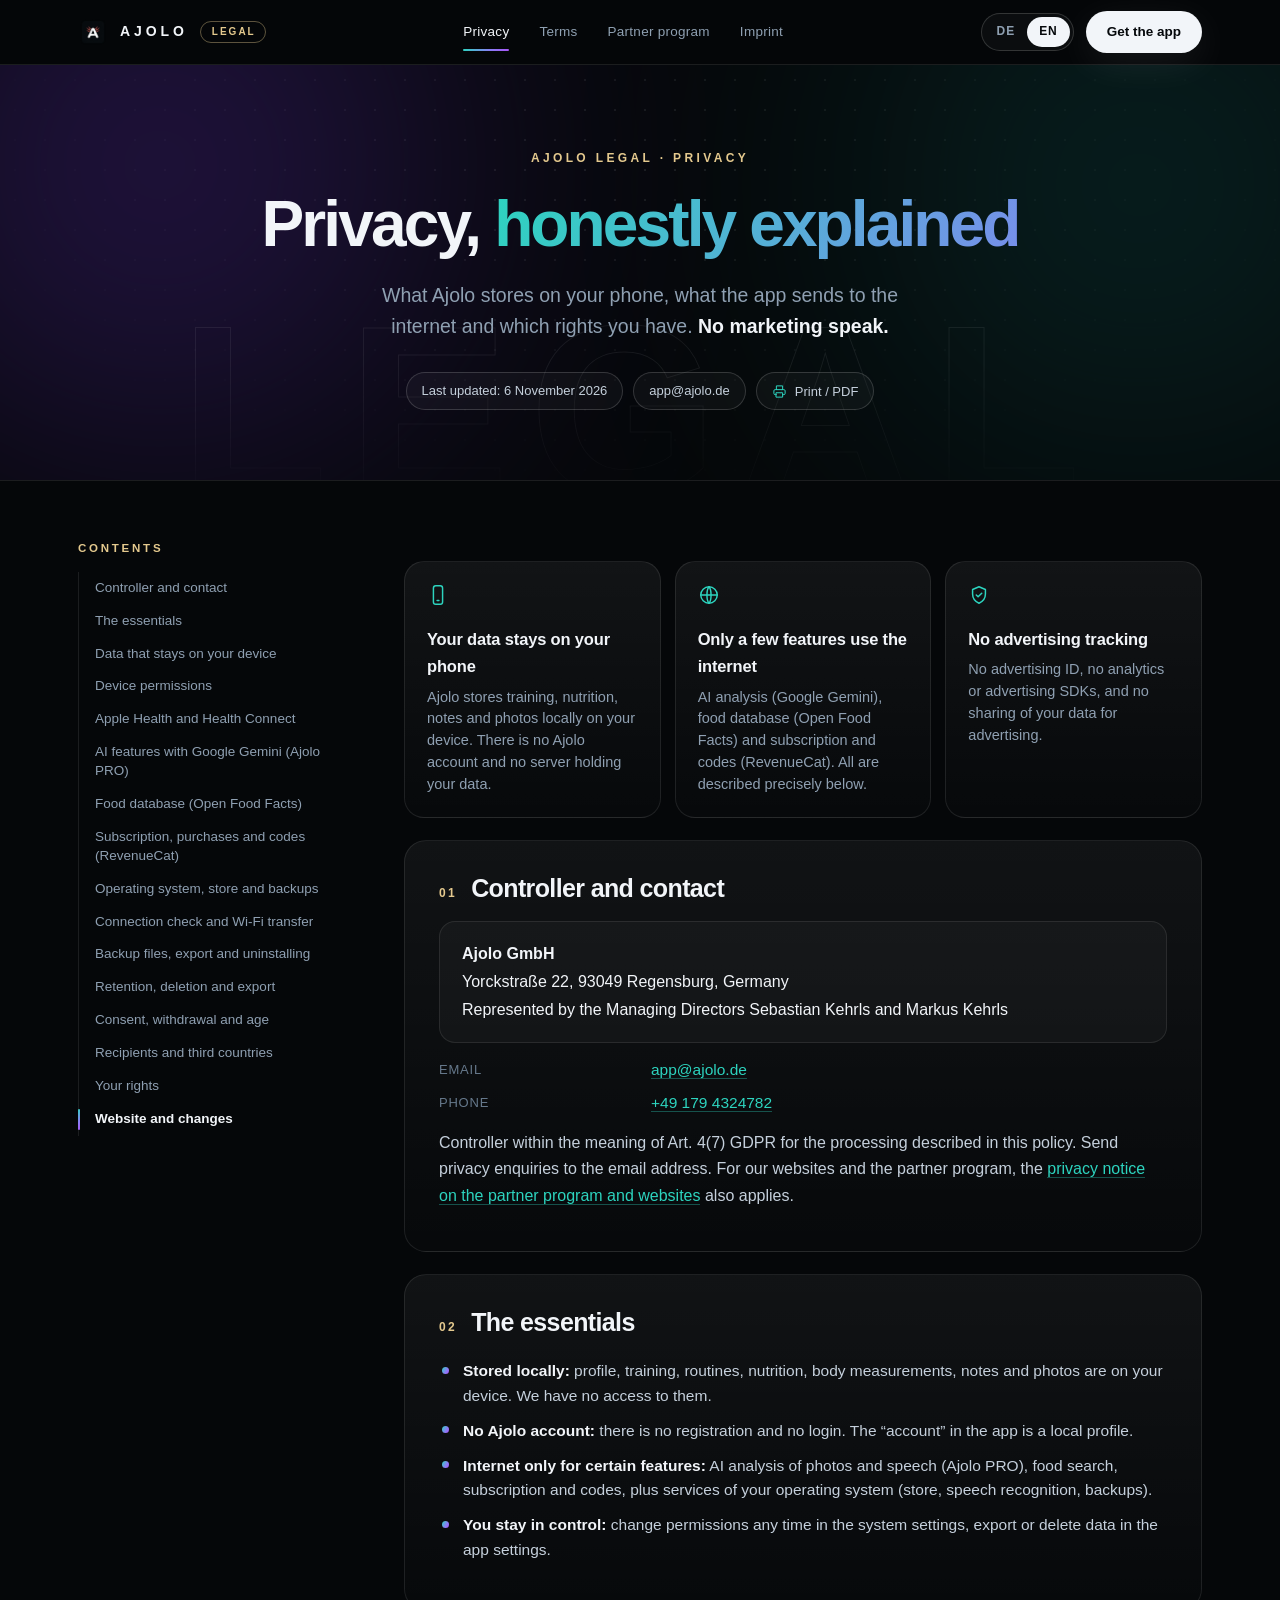
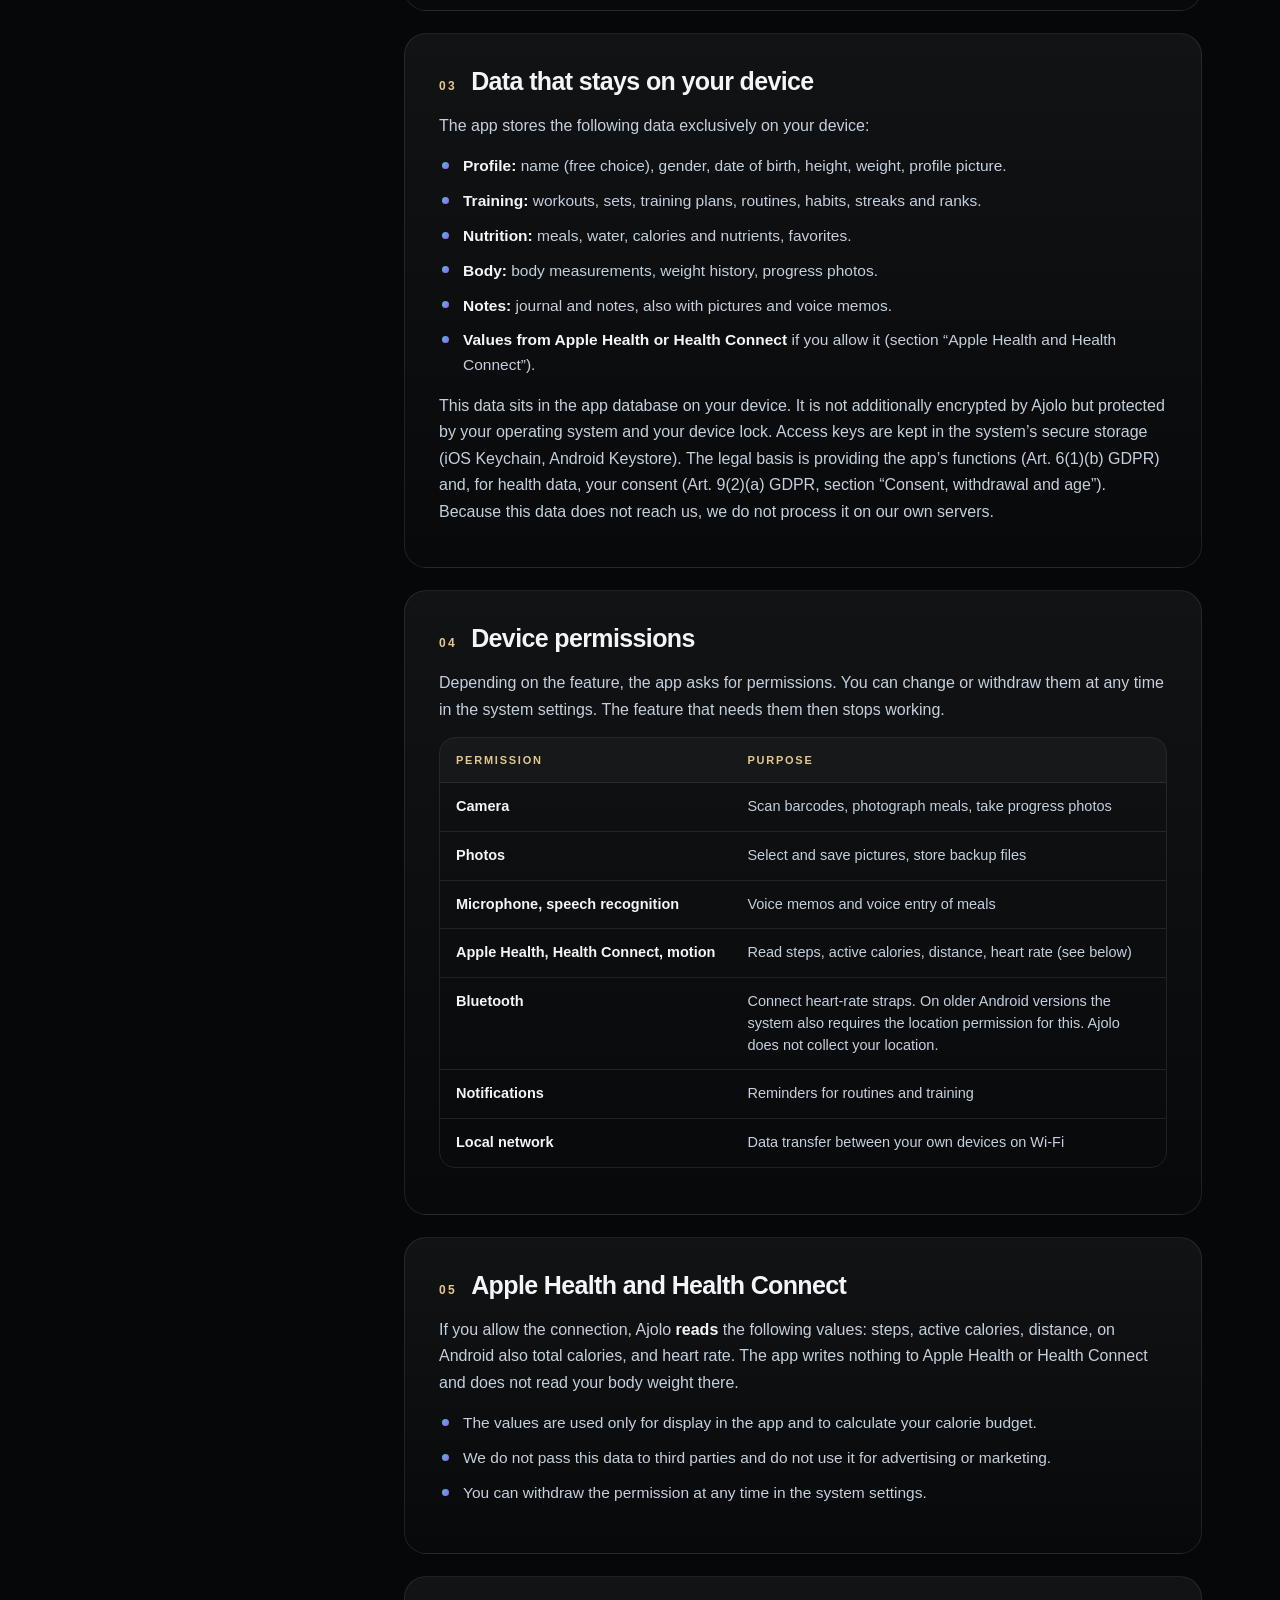
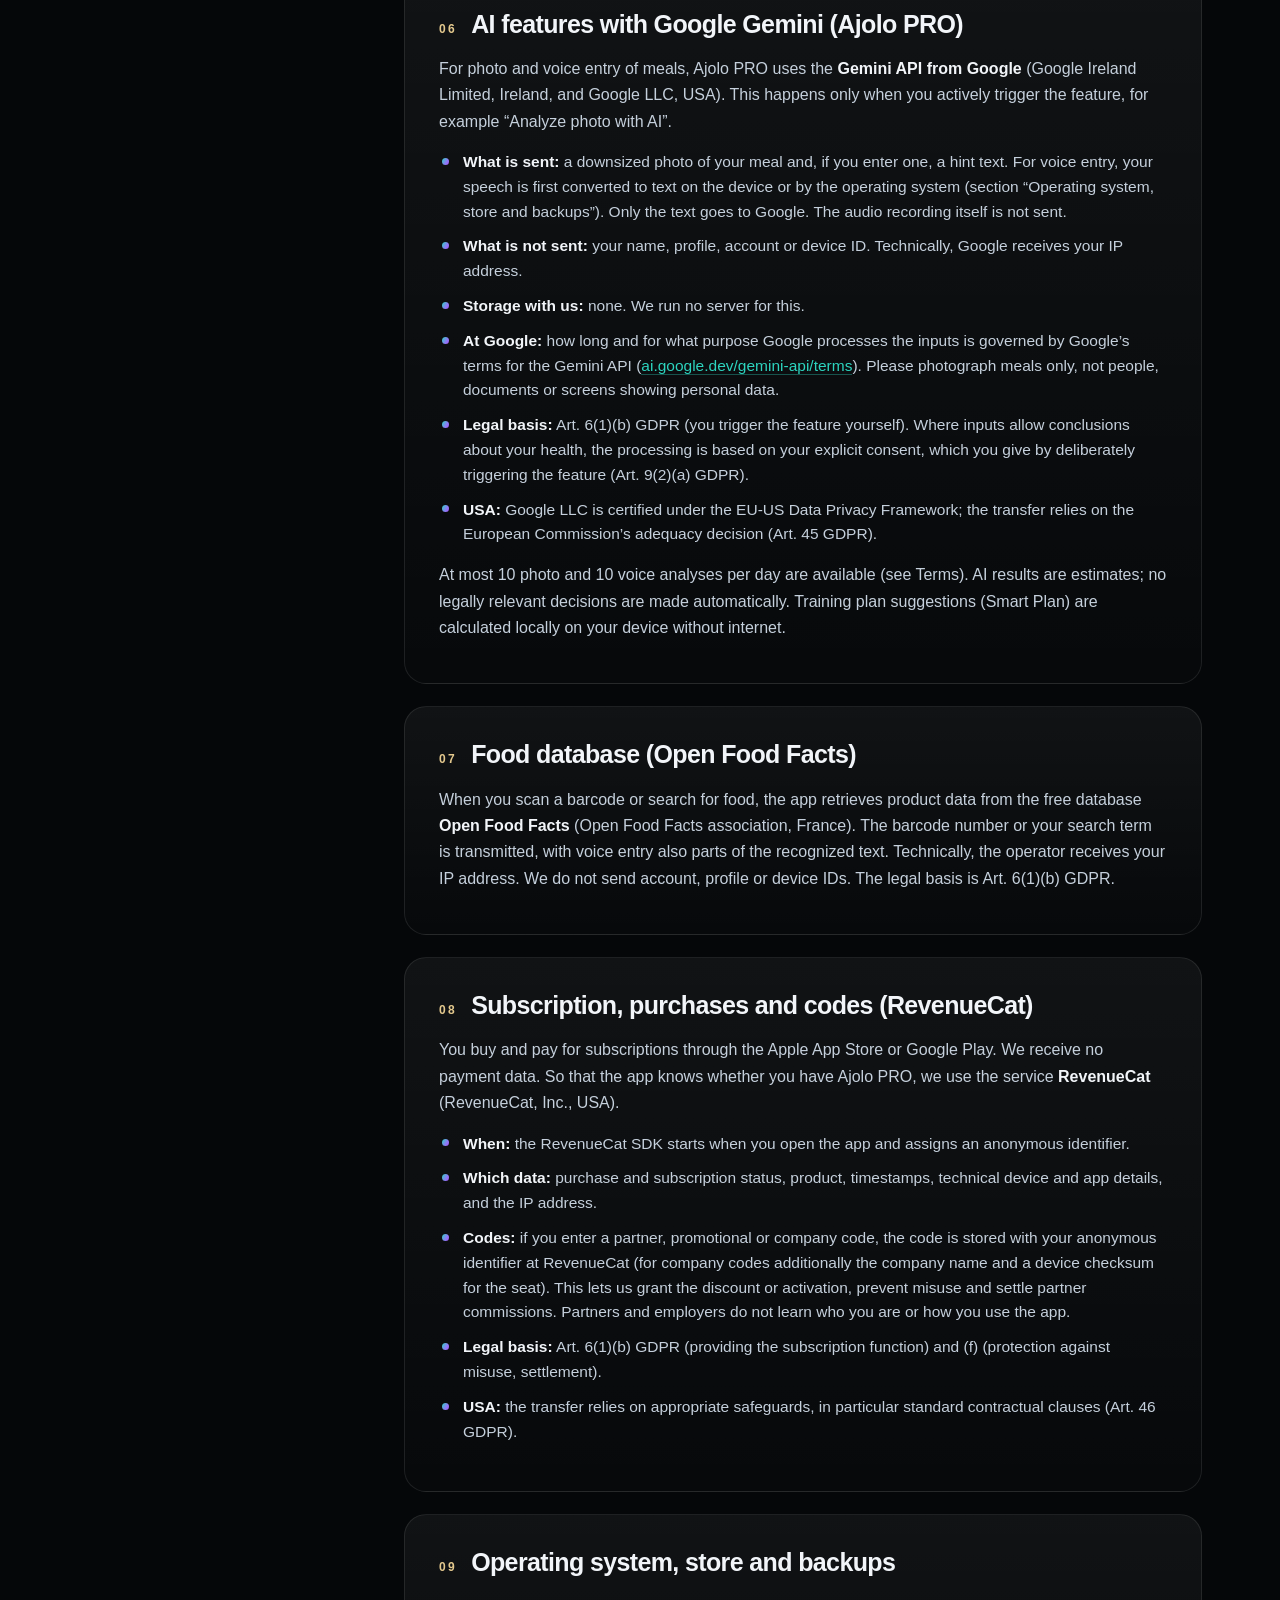
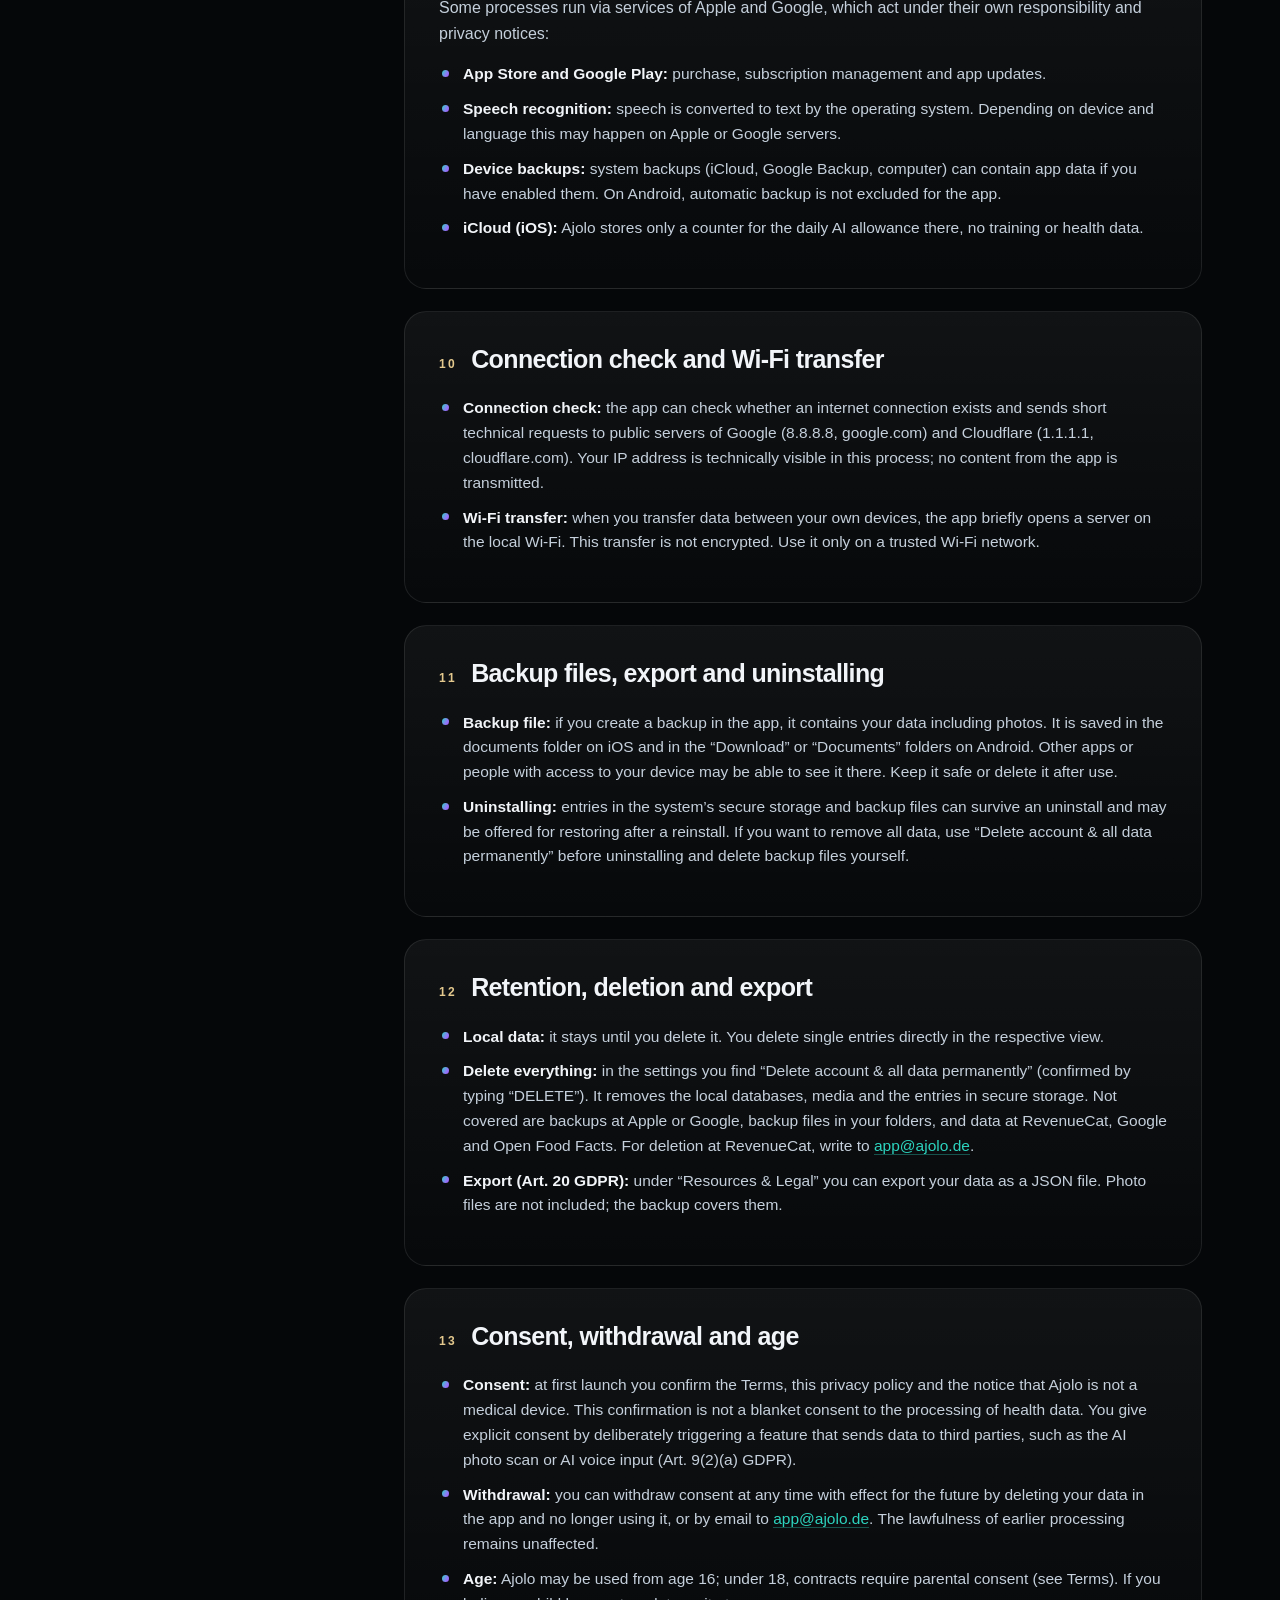
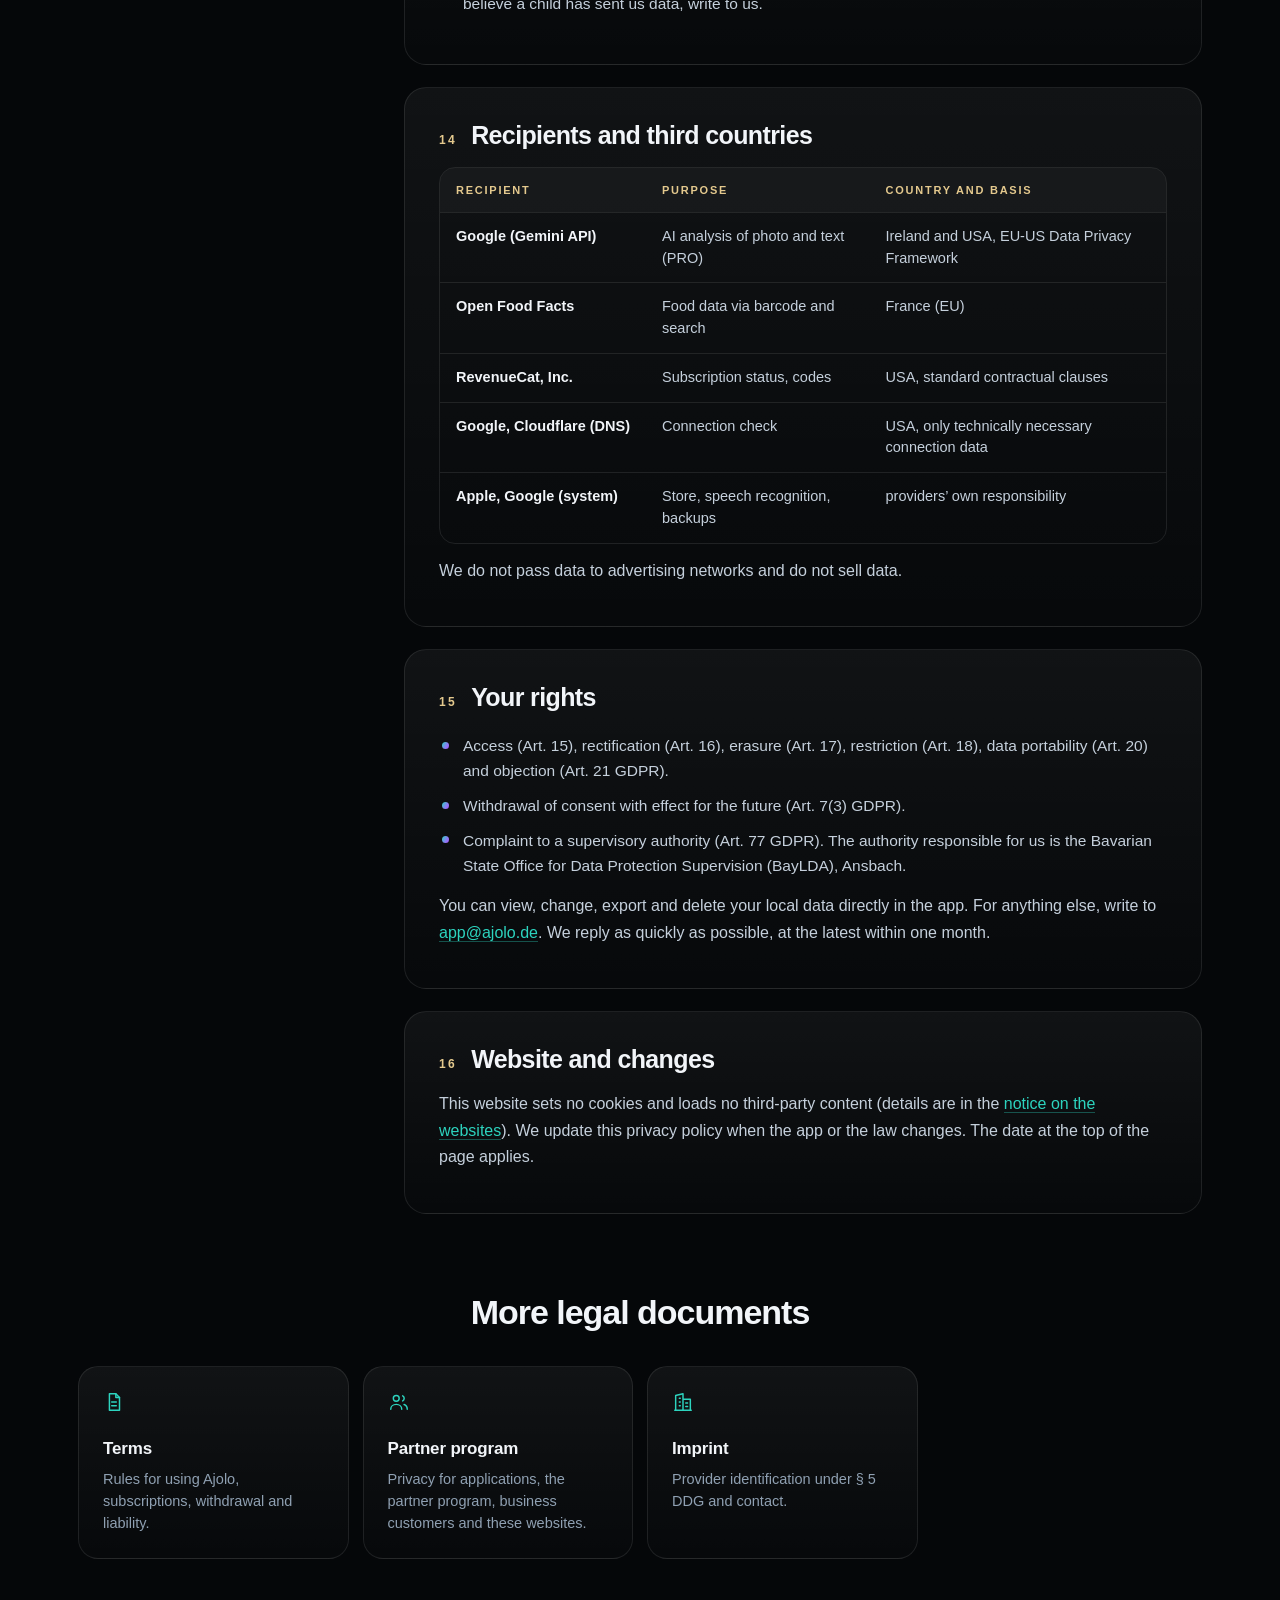
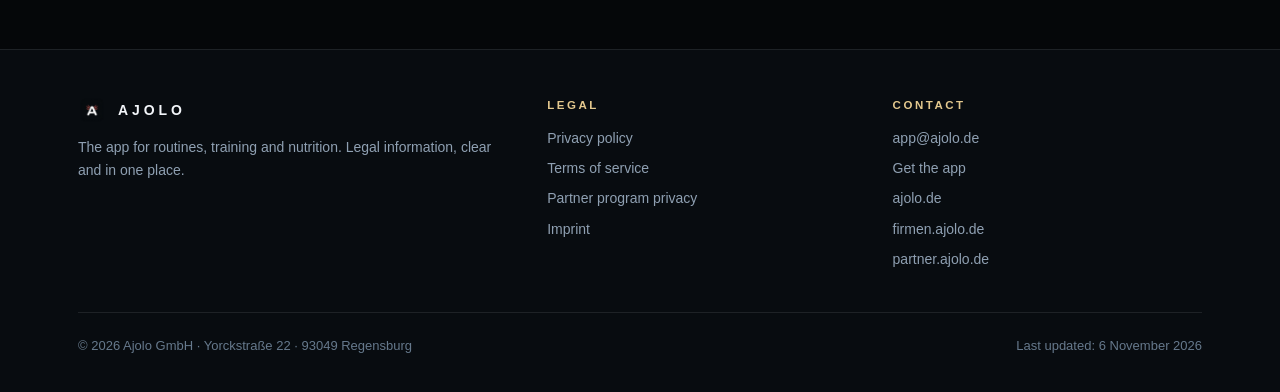
<file: index.html>
<!doctype html>
<html lang="de" data-lang="de" data-title-de="Datenschutzerklärung • Ajolo Legal" data-title-en="Privacy Policy • Ajolo Legal" data-desc-de="Datenschutzerklärung der Ajolo App: Was auf deinem Gerät bleibt, was ins Internet gesendet wird, an wen und welche Rechte du hast." data-desc-en="Privacy policy of the Ajolo app: what stays on your device, what is sent to the internet, to whom, and which rights you have.">
<head>
<meta charset="utf-8">
<meta name="viewport" content="width=device-width, initial-scale=1">
<title>Datenschutzerklärung • Ajolo Legal</title>
<meta name="description" content="Datenschutzerklärung der Ajolo App: Was auf deinem Gerät bleibt, was ins Internet gesendet wird, an wen und welche Rechte du hast.">
<meta name="robots" content="index, follow">
<meta name="theme-color" content="#050709">
<link rel="canonical" href="https://legal.ajolo.de/">
<meta property="og:type" content="website">
<meta property="og:site_name" content="Ajolo Legal">
<meta property="og:title" content="Datenschutzerklärung • Ajolo Legal">
<meta property="og:description" content="Datenschutzerklärung der Ajolo App: Was auf deinem Gerät bleibt, was ins Internet gesendet wird, an wen und welche Rechte du hast.">
<meta property="og:url" content="https://legal.ajolo.de/privacy.html">
<meta property="og:image" content="https://legal.ajolo.de/assets/ajolo_app_icon.png">
<meta name="twitter:card" content="summary">
<link rel="icon" type="image/png" href="assets/ajolo_app_icon.png">
<link rel="stylesheet" href="assets/legal.css?v=20261106b">
<script>document.documentElement.classList.add('js')</script>
<noscript><style>.view[hidden]{display:block!important}.js .rv{opacity:1!important;transform:none!important}</style></noscript>
</head>
<body>
<a class="skip" href="#main">Zum Inhalt springen</a>
<div id="bar"></div><div id="cg"></div>
<svg width="0" height="0" style="position:absolute" aria-hidden="true"><defs>
<symbol id="i-shield" viewBox="0 0 24 24"><path d="M12 3l7 3v5c0 5-3.5 8.5-7 10-3.5-1.5-7-5-7-10V6l7-3z"/><path d="M9 12l2 2 4-4"/></symbol>
<symbol id="i-lock" viewBox="0 0 24 24"><rect x="5" y="11" width="14" height="9" rx="2"/><path d="M8 11V8a4 4 0 018 0v3"/></symbol>
<symbol id="i-doc" viewBox="0 0 24 24"><path d="M7 3h7l4 4v14H7z"/><path d="M14 3v4h4M9.5 12h5M9.5 16h5"/></symbol>
<symbol id="i-users" viewBox="0 0 24 24"><circle cx="9" cy="8" r="3.2"/><path d="M3 20c0-3.3 2.7-5.4 6-5.4s6 2.1 6 5.4"/><path d="M16 5.2a3.2 3.2 0 010 5.6M17.5 14.8c2.1.6 3.5 2.3 3.5 5.2"/></symbol>
<symbol id="i-building" viewBox="0 0 24 24"><path d="M4 21V5l8-2v18M12 9h8v12M3 21h18M8 8h1M8 12h1M8 16h1M15 13h2M15 17h2"/></symbol>
<symbol id="i-mail" viewBox="0 0 24 24"><rect x="3" y="5" width="18" height="14" rx="2"/><path d="M3 7l9 6 9-6"/></symbol>
<symbol id="i-print" viewBox="0 0 24 24"><path d="M7 9V3h10v6M7 17H5a2 2 0 01-2-2v-4a2 2 0 012-2h14a2 2 0 012 2v4a2 2 0 01-2 2h-2M7 14h10v7H7z"/></symbol>
<symbol id="i-phone" viewBox="0 0 24 24"><rect x="7" y="2" width="10" height="20" rx="2.5"/><path d="M11 18h2"/></symbol>
<symbol id="i-spark" viewBox="0 0 24 24"><path d="M12 3l1.8 5.2L19 10l-5.2 1.8L12 17l-1.8-5.2L5 10l5.2-1.8z"/><path d="M19 16l.7 1.8L21.5 18.5l-1.8.7L19 21l-.7-1.8-1.8-.7 1.8-.7z"/></symbol>
<symbol id="i-scale" viewBox="0 0 24 24"><path d="M12 3v18M7 21h10M5 7h14"/><path d="M5 7l-3 7a3.5 3.5 0 006 0zM19 7l-3 7a3.5 3.5 0 006 0z"/></symbol>
<symbol id="i-globe" viewBox="0 0 24 24"><circle cx="12" cy="12" r="9"/><path d="M3 12h18M12 3c3 3.2 3 14.8 0 18M12 3c-3 3.2-3 14.8 0 18"/></symbol>
<symbol id="i-check" viewBox="0 0 24 24"><path d="M5 12.5l4.5 4.5L19 7.5"/></symbol>
<symbol id="i-heart" viewBox="0 0 24 24"><path d="M12 20s-7-4.4-7-10a4 4 0 017-2.6A4 4 0 0119 10c0 5.6-7 10-7 10z"/></symbol>
</defs></svg>
<header><div class="wrap nav">
<a class="brand" href="index.html" aria-label="Ajolo Legal"><img src="assets/ajolo_app_icon.png" alt="" width="30" height="30"><span>AJOLO</span><span class="tag">LEGAL</span></a>
<nav class="links" aria-label="Rechtliches"><a href="privacy.html" aria-current="page"><span data-de="Datenschutz" data-en="Privacy">Datenschutz</span></a><a href="terms.html"><span data-de="AGB" data-en="Terms">AGB</span></a><a href="partner-datenschutz.html"><span data-de="Partnerprogramm" data-en="Partner program">Partnerprogramm</span></a><a href="imprint.html"><span data-de="Impressum" data-en="Imprint">Impressum</span></a></nav>
<div class="nav-r"><div class="lang" role="group" aria-label="Sprache / Language"><button type="button" data-l="de" aria-pressed="true">DE</button><button type="button" data-l="en" aria-pressed="false">EN</button></div>
<a class="btn btn-primary btn-sm" href="https://store.ajolo.de/" rel="noopener"><span data-de="App laden" data-en="Get the app">App laden</span></a></div>
</div></header>
<main id="main">
<div class="view" lang="de"><section class="hero"><div class="glow g1"></div><div class="glow g2"></div><div class="wm" aria-hidden="true">LEGAL</div><div class="wrap in-w"><span class="eyebrow">AJOLO LEGAL · DATENSCHUTZ</span><h1>Datenschutz, <span class="grad">ehrlich erklärt</span></h1><p class="lead">Was Ajolo auf deinem Handy speichert, was die App ins Internet sendet und welche Rechte du hast. <b>Ohne Marketing-Sprache.</b></p><div class="chips"><span class="chip">Stand: 06.11.2026</span><span class="chip"><a href="mailto:app@ajolo.de">app@ajolo.de</a></span><button class="chip" type="button" data-print><svg class="i"><use href="#i-print"/></svg><span>Drucken / PDF</span></button></div></div></section><div class="wrap doc-wrap"><aside class="toc"><nav aria-label="Inhalt"><span class="toc-t">Inhalt</span><ol><li><a href="#de-verantwortlicher">Verantwortlicher und Kontakt</a></li><li><a href="#de-kurz">Das Wichtigste in Kürze</a></li><li><a href="#de-lokal">Daten, die auf deinem Gerät bleiben</a></li><li><a href="#de-berechtigungen">Berechtigungen deines Geräts</a></li><li><a href="#de-health">Apple Health und Health Connect</a></li><li><a href="#de-ki">KI-Funktionen mit Google Gemini (Ajolo PRO)</a></li><li><a href="#de-lebensmittel">Lebensmitteldatenbank (Open Food Facts)</a></li><li><a href="#de-abo">Abo, Käufe und Codes (RevenueCat)</a></li><li><a href="#de-system">Betriebssystem, Store und Sicherungen</a></li><li><a href="#de-verbindung">Verbindungsprüfung und WLAN-Übertragung</a></li><li><a href="#de-sicherung">Sicherungsdateien, Export und Deinstallation</a></li><li><a href="#de-dauer">Speicherdauer, Löschen und Export</a></li><li><a href="#de-einwilligung">Einwilligung, Widerruf und Alter</a></li><li><a href="#de-empfaenger">Empfänger und Drittländer</a></li><li><a href="#de-rechte">Deine Rechte</a></li><li><a href="#de-aenderungen">Webseite und Änderungen</a></li></ol></nav></aside><div class="doc"><details class="toc-m"><summary>Inhalt</summary><ol><li><a href="#de-verantwortlicher">Verantwortlicher und Kontakt</a></li><li><a href="#de-kurz">Das Wichtigste in Kürze</a></li><li><a href="#de-lokal">Daten, die auf deinem Gerät bleiben</a></li><li><a href="#de-berechtigungen">Berechtigungen deines Geräts</a></li><li><a href="#de-health">Apple Health und Health Connect</a></li><li><a href="#de-ki">KI-Funktionen mit Google Gemini (Ajolo PRO)</a></li><li><a href="#de-lebensmittel">Lebensmitteldatenbank (Open Food Facts)</a></li><li><a href="#de-abo">Abo, Käufe und Codes (RevenueCat)</a></li><li><a href="#de-system">Betriebssystem, Store und Sicherungen</a></li><li><a href="#de-verbindung">Verbindungsprüfung und WLAN-Übertragung</a></li><li><a href="#de-sicherung">Sicherungsdateien, Export und Deinstallation</a></li><li><a href="#de-dauer">Speicherdauer, Löschen und Export</a></li><li><a href="#de-einwilligung">Einwilligung, Widerruf und Alter</a></li><li><a href="#de-empfaenger">Empfänger und Drittländer</a></li><li><a href="#de-rechte">Deine Rechte</a></li><li><a href="#de-aenderungen">Webseite und Änderungen</a></li></ol></details><div class="glance"><div class="gl sp rv"><div class="ic"><svg class="i"><use href="#i-phone"/></svg></div><h3>Deine Daten bleiben auf dem Handy</h3><p>Training, Ernährung, Notizen und Fotos speichert Ajolo lokal auf deinem Gerät. Ein Ajolo-Konto und eigene Server mit deinen Daten gibt es nicht.</p></div><div class="gl sp rv"><div class="ic"><svg class="i"><use href="#i-globe"/></svg></div><h3>Nur wenige Funktionen nutzen das Internet</h3><p>KI-Auswertung (Google Gemini), Lebensmitteldatenbank (Open Food Facts) sowie Abo und Codes (RevenueCat). Alle sind unten genau beschrieben.</p></div><div class="gl sp rv"><div class="ic"><svg class="i"><use href="#i-shield"/></svg></div><h3>Kein Werbe-Tracking</h3><p>Keine Werbe-ID, keine Analyse- oder Werbe-SDKs und keine Weitergabe deiner Daten zu Werbezwecken.</p></div></div><section class="sec sp rv" id="de-verantwortlicher"><h2><span class="n">01</span><span>Verantwortlicher und Kontakt</span></h2>
<div class="addr"><b>Ajolo GmbH</b><br>Yorckstraße 22, 93049 Regensburg, Deutschland<br>Vertreten durch die Geschäftsführer Sebastian Kehrls und Markus Kehrls</div>
<dl class="kv"><dt>E-Mail</dt><dd><a href="mailto:app@ajolo.de">app@ajolo.de</a></dd><dt>Telefon</dt><dd><a href="tel:+491794324782">+49 179 4324782</a></dd></dl>
<p>Verantwortlicher im Sinne von Art. 4 Nr. 7 DSGVO für die Verarbeitungen, die diese Erklärung beschreibt. Anfragen zum Datenschutz richtest du an die E-Mail-Adresse. Für unsere Webseiten und das Partnerprogramm gilt zusätzlich die <a href="partner-datenschutz.html">Datenschutzerklärung zum Partnerprogramm und zu den Webseiten</a>.</p></section><section class="sec sp rv" id="de-kurz"><h2><span class="n">02</span><span>Das Wichtigste in Kürze</span></h2>
<ul>
<li><b>Lokal gespeichert:</b> Profil, Training, Routinen, Ernährung, Körpermaße, Notizen und Fotos liegen auf deinem Gerät. Wir haben darauf keinen Zugriff.</li>
<li><b>Kein Ajolo-Konto:</b> Es gibt keine Registrierung und keinen Login. Das „Konto“ in der App ist ein lokales Profil.</li>
<li><b>Internet nur für bestimmte Funktionen:</b> KI-Auswertung von Fotos und Sprache (Ajolo PRO), Lebensmittelsuche, Abo und Codes, außerdem Dienste deines Betriebssystems (Store, Spracherkennung, Backups).</li>
<li><b>Du behältst die Kontrolle:</b> Berechtigungen änderst du jederzeit in den Systemeinstellungen, Daten exportierst oder löschst du in den Einstellungen der App.</li>
</ul></section><section class="sec sp rv" id="de-lokal"><h2><span class="n">03</span><span>Daten, die auf deinem Gerät bleiben</span></h2>
<p>Die App speichert folgende Daten ausschließlich lokal auf deinem Gerät:</p>
<ul>
<li><b>Profil:</b> Name (frei wählbar), Geschlecht, Geburtsdatum, Größe, Gewicht, Profilbild.</li>
<li><b>Training:</b> Workouts, Sätze, Trainingspläne, Routinen, Gewohnheiten, Streaks und Ränge.</li>
<li><b>Ernährung:</b> Mahlzeiten, Wasser, Kalorien- und Nährwerte, Favoriten.</li>
<li><b>Körper:</b> Körpermaße, Gewichtsverlauf, Fortschrittsfotos.</li>
<li><b>Notizen:</b> Journal und Notizen, auch mit Bildern und Sprachmemos.</li>
<li><b>Werte aus Apple Health oder Health Connect,</b> wenn du das erlaubst (Abschnitt „Apple Health und Health Connect“).</li>
</ul>
<p>Diese Daten liegen in der App-Datenbank auf deinem Gerät. Sie sind nicht zusätzlich durch Ajolo verschlüsselt, sondern durch den Schutz deines Betriebssystems und deine Gerätesperre geschützt. Zugangsschlüssel liegen im sicheren Speicher des Systems (iOS Keychain, Android Keystore). Rechtsgrundlage ist die Bereitstellung der App-Funktionen (Art. 6 Abs. 1 lit. b DSGVO), für Gesundheitsdaten deine Einwilligung (Art. 9 Abs. 2 lit. a DSGVO, Abschnitt „Einwilligung und Widerruf“). Weil diese Daten nicht zu uns gelangen, verarbeiten wir sie nicht auf eigenen Servern.</p></section><section class="sec sp rv" id="de-berechtigungen"><h2><span class="n">04</span><span>Berechtigungen deines Geräts</span></h2>
<p>Je nach Funktion fragt die App Berechtigungen ab. Du kannst sie jederzeit in den Systemeinstellungen ändern oder entziehen. Die Funktion, die sie braucht, ist dann nicht mehr nutzbar.</p>
<div class="tbl-w"><table class="tbl"><thead><tr><th>Berechtigung</th><th>Wofür</th></tr></thead><tbody>
<tr><td>Kamera</td><td>Barcodes scannen, Mahlzeiten fotografieren, Fortschrittsfotos aufnehmen</td></tr>
<tr><td>Fotos</td><td>Bilder auswählen und speichern, Sicherungsdateien ablegen</td></tr>
<tr><td>Mikrofon, Spracherkennung</td><td>Sprachmemos und Spracheingabe von Mahlzeiten</td></tr>
<tr><td>Apple Health, Health Connect, Bewegung</td><td>Schritte, Aktivkalorien, Distanz, Herzfrequenz lesen (Abschnitt unten)</td></tr>
<tr><td>Bluetooth</td><td>Herzfrequenzgurte verbinden. Auf älteren Android-Versionen verlangt das System dafür auch die Standortfreigabe. Ajolo erfasst keinen Standort.</td></tr>
<tr><td>Benachrichtigungen</td><td>Erinnerungen an Routinen und Training</td></tr>
<tr><td>Lokales Netzwerk</td><td>Datenübertragung zwischen deinen eigenen Geräten im WLAN</td></tr>
</tbody></table></div></section><section class="sec sp rv" id="de-health"><h2><span class="n">05</span><span>Apple Health und Health Connect</span></h2>
<p>Wenn du die Verbindung erlaubst, <b>liest</b> Ajolo folgende Werte: Schritte, Aktivkalorien, Distanz, unter Android auch Gesamtkalorien, sowie die Herzfrequenz. Die App schreibt nichts in Apple Health oder Health Connect und liest dein Körpergewicht dort nicht aus.</p>
<ul>
<li>Die Werte dienen nur der Anzeige in der App und der Berechnung deines Kalorienbudgets.</li>
<li>Wir geben diese Daten nicht an Dritte weiter und nutzen sie weder für Werbung noch für Marketing.</li>
<li>Du kannst die Berechtigung jederzeit in den Systemeinstellungen entziehen.</li>
</ul></section><section class="sec sp rv" id="de-ki"><h2><span class="n">06</span><span>KI-Funktionen mit Google Gemini (Ajolo PRO)</span></h2>
<p>Für die Foto- und Spracheingabe von Mahlzeiten nutzt Ajolo PRO die <b>Gemini API von Google</b> (Google Ireland Limited, Irland, und Google LLC, USA). Das passiert nur, wenn du die Funktion aktiv auslöst, zum Beispiel mit „Foto mit KI analysieren“.</p>
<ul>
<li><b>Was gesendet wird:</b> ein verkleinertes Foto deiner Mahlzeit und, falls du es eingibst, ein Hinweistext. Bei der Spracheingabe wird deine Sprache zuerst auf dem Gerät bzw. durch das Betriebssystem in Text umgewandelt (Abschnitt „Betriebssystem, Store und Sicherungen“). Nur der Text geht an Google. Die Audioaufnahme selbst wird nicht gesendet.</li>
<li><b>Was nicht gesendet wird:</b> dein Name, Profil, Konto- oder Geräte-ID. Technisch bedingt erhält Google deine IP-Adresse.</li>
<li><b>Speicherung bei uns:</b> keine. Wir betreiben dafür keinen eigenen Server.</li>
<li><b>Bei Google:</b> Wie lange und wozu Google die Eingaben verarbeitet, richtet sich nach den Bedingungen von Google für die Gemini API (<a href="https://ai.google.dev/gemini-api/terms" rel="noopener">ai.google.dev/gemini-api/terms</a>). Fotografiere bitte nur Mahlzeiten, keine Personen, Dokumente oder Bildschirme mit persönlichen Daten.</li>
<li><b>Rechtsgrundlage:</b> Art. 6 Abs. 1 lit. b DSGVO (du löst die Funktion selbst aus). Soweit die Eingaben Rückschlüsse auf deine Gesundheit zulassen, beruht die Verarbeitung auf deiner ausdrücklichen Einwilligung, die du durch das bewusste Auslösen der Funktion erklärst (Art. 9 Abs. 2 lit. a DSGVO).</li>
<li><b>USA:</b> Google LLC ist nach dem EU-US Data Privacy Framework zertifiziert, die Übermittlung stützt sich auf den Angemessenheitsbeschluss der EU-Kommission (Art. 45 DSGVO).</li>
</ul>
<p>Pro Tag stehen höchstens 10 Foto- und 10 Sprach-Auswertungen zur Verfügung (siehe AGB). KI-Ergebnisse sind Schätzungen, rechtlich relevante Entscheidungen werden dadurch nicht automatisiert getroffen. Die Vorschläge für Trainingspläne (Smart-Plan) werden lokal auf deinem Gerät berechnet, ohne Internet.</p></section><section class="sec sp rv" id="de-lebensmittel"><h2><span class="n">07</span><span>Lebensmitteldatenbank (Open Food Facts)</span></h2>
<p>Beim Scannen eines Barcodes oder bei der Lebensmittelsuche ruft die App Produktdaten aus der freien Datenbank <b>Open Food Facts</b> ab (Open Food Facts association, Frankreich). Übertragen werden die Barcode-Nummer bzw. dein Suchbegriff, bei Spracheingabe auch Teile des erkannten Textes. Technisch bedingt erhält der Betreiber deine IP-Adresse. Konto-, Profil- oder Geräte-IDs senden wir nicht. Rechtsgrundlage ist Art. 6 Abs. 1 lit. b DSGVO.</p></section><section class="sec sp rv" id="de-abo"><h2><span class="n">08</span><span>Abo, Käufe und Codes (RevenueCat)</span></h2>
<p>Abos kaufst und bezahlst du über den Apple App Store oder Google Play. Wir erhalten keine Zahlungsdaten. Damit die App erkennt, ob du Ajolo PRO hast, nutzen wir den Dienst <b>RevenueCat</b> (RevenueCat, Inc., USA).</p>
<ul>
<li><b>Wann:</b> Das RevenueCat-SDK startet beim Öffnen der App und vergibt eine anonyme Kennung.</li>
<li><b>Welche Daten:</b> Kauf- und Abo-Status, Produkt, Zeitpunkte, technische Geräte- und App-Angaben sowie die IP-Adresse.</li>
<li><b>Codes:</b> Gibst du einen Partner-, Aktions- oder Firmencode ein, wird der Code zusammen mit deiner anonymen Kennung bei RevenueCat gespeichert (bei Firmencodes zusätzlich der Name des Unternehmens und eine Geräte-Prüfsumme für den Platz). So können wir den Rabatt oder die Freischaltung gewähren, Missbrauch verhindern und Partner-Provisionen abrechnen. Partner und Arbeitgeber erfahren nicht, wer du bist oder wie du die App nutzt.</li>
<li><b>Rechtsgrundlage:</b> Art. 6 Abs. 1 lit. b DSGVO (Bereitstellung der Abo-Funktion) und lit. f (Schutz vor Missbrauch, Abrechnung).</li>
<li><b>USA:</b> Die Übermittlung stützt sich auf geeignete Garantien, insbesondere Standardvertragsklauseln (Art. 46 DSGVO).</li>
</ul></section><section class="sec sp rv" id="de-system"><h2><span class="n">09</span><span>Betriebssystem, Store und Sicherungen</span></h2>
<p>Einige Vorgänge laufen über Dienste von Apple und Google, die in eigener Verantwortung nach deren Datenschutzhinweisen handeln:</p>
<ul>
<li><b>App Store und Google Play:</b> Kauf, Abo-Verwaltung und App-Updates.</li>
<li><b>Spracherkennung:</b> Sprache wird vom Betriebssystem in Text umgewandelt. Je nach Gerät und Sprache kann das auf Servern von Apple oder Google geschehen.</li>
<li><b>Geräte-Backups:</b> Systemsicherungen (iCloud, Google Backup, Computer) können App-Daten enthalten, wenn du sie eingeschaltet hast. Unter Android ist die automatische Sicherung in der App nicht ausgeschlossen.</li>
<li><b>iCloud (iOS):</b> Ajolo legt dort nur einen Zähler für das tägliche KI-Kontingent ab, keine Trainings- oder Gesundheitsdaten.</li>
</ul></section><section class="sec sp rv" id="de-verbindung"><h2><span class="n">10</span><span>Verbindungsprüfung und WLAN-Übertragung</span></h2>
<ul>
<li><b>Verbindungsprüfung:</b> Die App kann prüfen, ob eine Internetverbindung besteht, und sendet dafür kurze technische Anfragen an öffentliche Server von Google (8.8.8.8, google.com) und Cloudflare (1.1.1.1, cloudflare.com). Dabei wird technisch deine IP-Adresse sichtbar, Inhalte aus der App werden nicht übertragen.</li>
<li><b>WLAN-Übertragung:</b> Wenn du Daten zwischen deinen eigenen Geräten überträgst, öffnet die App kurzzeitig einen Server im lokalen WLAN. Diese Übertragung ist nicht verschlüsselt. Nutze sie nur in einem vertrauenswürdigen WLAN.</li>
</ul></section><section class="sec sp rv" id="de-sicherung"><h2><span class="n">11</span><span>Sicherungsdateien, Export und Deinstallation</span></h2>
<ul>
<li><b>Sicherungsdatei (Backup):</b> Wenn du in der App ein Backup erstellst, enthält es deine Daten einschließlich Fotos. Es wird unter iOS im Dokumentenordner und unter Android in den Ordnern „Download“ bzw. „Documents“ abgelegt. Andere Apps oder Personen mit Zugriff auf dein Gerät können es dort eventuell sehen. Bewahre es sicher auf oder lösche es nach der Nutzung.</li>
<li><b>Deinstallation:</b> Einträge im sicheren Speicher des Systems und Sicherungsdateien können eine Deinstallation überstehen und bei einer Neuinstallation zur Wiederherstellung angeboten werden. Willst du alle Daten entfernen, nutze vor der Deinstallation „Konto &amp; alle Daten unwiderruflich löschen“ und lösche Sicherungsdateien selbst.</li>
</ul></section><section class="sec sp rv" id="de-dauer"><h2><span class="n">12</span><span>Speicherdauer, Löschen und Export</span></h2>
<ul>
<li><b>Lokale Daten:</b> Sie bleiben, bis du sie löschst. Einzelne Einträge löschst du direkt in der jeweiligen Ansicht.</li>
<li><b>Alles löschen:</b> In den Einstellungen findest du „Konto &amp; alle Daten unwiderruflich löschen“ (Bestätigung durch Eingabe von „DELETE“). Das entfernt die lokalen Datenbanken, Medien und die Einträge im sicheren Speicher. Nicht erfasst sind Sicherungen bei Apple oder Google, Sicherungsdateien in deinen Ordnern sowie Daten bei RevenueCat, Google und Open Food Facts. Schreib uns für eine Löschung bei RevenueCat an <a href="mailto:app@ajolo.de">app@ajolo.de</a>.</li>
<li><b>Export (Art. 20 DSGVO):</b> Unter „Ressourcen &amp; Rechtliches“ kannst du deine Daten als JSON-Datei exportieren. Fotodateien sind darin nicht enthalten, sie sichert das Backup.</li>
</ul></section><section class="sec sp rv" id="de-einwilligung"><h2><span class="n">13</span><span>Einwilligung, Widerruf und Alter</span></h2>
<ul>
<li><b>Einwilligung:</b> Beim ersten Start bestätigst du die AGB, diese Datenschutzerklärung und den Hinweis, dass Ajolo kein Medizinprodukt ist. Diese Bestätigung ist keine pauschale Einwilligung in die Verarbeitung von Gesundheitsdaten. Eine Einwilligung erklärst du ausdrücklich, indem du eine Funktion mit Übermittlung an Dritte, etwa den KI-Foto-Scan oder die KI-Spracheingabe, selbst auslöst (Art. 9 Abs. 2 lit. a DSGVO).</li>
<li><b>Widerruf:</b> Du kannst die Einwilligung jederzeit mit Wirkung für die Zukunft widerrufen, indem du deine Daten in der App löschst und die App nicht weiter nutzt, oder per E-Mail an <a href="mailto:app@ajolo.de">app@ajolo.de</a>. Die Rechtmäßigkeit der bisherigen Verarbeitung bleibt unberührt.</li>
<li><b>Alter:</b> Ajolo ist ab 16 Jahren gestattet, unter 18 Jahren braucht es für Verträge die Zustimmung der Eltern (siehe AGB). Wenn du glaubst, dass ein Kind uns Daten übermittelt hat, schreib uns.</li>
</ul></section><section class="sec sp rv" id="de-empfaenger"><h2><span class="n">14</span><span>Empfänger und Drittländer</span></h2>
<div class="tbl-w"><table class="tbl"><thead><tr><th>Empfänger</th><th>Wofür</th><th>Land und Grundlage</th></tr></thead><tbody>
<tr><td>Google (Gemini API)</td><td>KI-Auswertung von Foto und Text (PRO)</td><td>Irland und USA, EU-US Data Privacy Framework</td></tr>
<tr><td>Open Food Facts</td><td>Lebensmitteldaten per Barcode und Suche</td><td>Frankreich (EU)</td></tr>
<tr><td>RevenueCat, Inc.</td><td>Abo-Status, Codes</td><td>USA, Standardvertragsklauseln</td></tr>
<tr><td>Google, Cloudflare (DNS)</td><td>Verbindungsprüfung</td><td>USA, nur technisch notwendige Verbindungsdaten</td></tr>
<tr><td>Apple, Google (System)</td><td>Store, Spracherkennung, Backups</td><td>eigene Verantwortung der Anbieter</td></tr>
</tbody></table></div>
<p>Wir geben keine Daten an Werbenetzwerke weiter und verkaufen keine Daten.</p></section><section class="sec sp rv" id="de-rechte"><h2><span class="n">15</span><span>Deine Rechte</span></h2>
<ul>
<li>Auskunft (Art. 15), Berichtigung (Art. 16), Löschung (Art. 17), Einschränkung (Art. 18), Datenübertragbarkeit (Art. 20) und Widerspruch (Art. 21 DSGVO).</li>
<li>Widerruf einer Einwilligung mit Wirkung für die Zukunft (Art. 7 Abs. 3 DSGVO).</li>
<li>Beschwerde bei einer Aufsichtsbehörde (Art. 77 DSGVO). Für uns zuständig ist das Bayerische Landesamt für Datenschutzaufsicht (BayLDA), Ansbach.</li>
</ul>
<p>Deine lokalen Daten kannst du direkt in der App ansehen, ändern, exportieren und löschen. Für alles andere schreib an <a href="mailto:app@ajolo.de">app@ajolo.de</a>. Wir antworten so schnell wie möglich, spätestens innerhalb eines Monats.</p></section><section class="sec sp rv" id="de-aenderungen"><h2><span class="n">16</span><span>Webseite und Änderungen</span></h2>
<p>Diese Webseite setzt keine Cookies und lädt keine Inhalte von Dritten nach (Einzelheiten stehen in der <a href="partner-datenschutz.html">Erklärung zu den Webseiten</a>). Wir passen diese Datenschutzerklärung an, wenn sich die App oder die Rechtslage ändert. Es gilt der Stand oben auf der Seite.</p></section></div></div><section class="more"><div class="wrap"><h2>Weitere Rechtstexte</h2><div class="cards"><a class="card sp rv" href="terms.html"><div class="ic"><svg class="i"><use href="#i-doc"/></svg></div><h3>AGB</h3><p>Regeln für die Nutzung von Ajolo, Abos, Widerruf und Haftung.</p></a><a class="card sp rv" href="partner-datenschutz.html"><div class="ic"><svg class="i"><use href="#i-users"/></svg></div><h3>Partnerprogramm</h3><p>Datenschutz für Bewerbung, Partnerprogramm, Firmenkunden und diese Webseiten.</p></a><a class="card sp rv" href="imprint.html"><div class="ic"><svg class="i"><use href="#i-building"/></svg></div><h3>Impressum</h3><p>Anbieterkennzeichnung nach § 5 DDG und Kontakt.</p></a></div></div></section></div>
<div class="view" lang="en" hidden><section class="hero"><div class="glow g1"></div><div class="glow g2"></div><div class="wm" aria-hidden="true">LEGAL</div><div class="wrap in-w"><span class="eyebrow">AJOLO LEGAL · PRIVACY</span><h1>Privacy, <span class="grad">honestly explained</span></h1><p class="lead">What Ajolo stores on your phone, what the app sends to the internet and which rights you have. <b>No marketing speak.</b></p><div class="chips"><span class="chip">Last updated: 6 November 2026</span><span class="chip"><a href="mailto:app@ajolo.de">app@ajolo.de</a></span><button class="chip" type="button" data-print><svg class="i"><use href="#i-print"/></svg><span>Print / PDF</span></button></div></div></section><div class="wrap doc-wrap"><aside class="toc"><nav aria-label="Contents"><span class="toc-t">Contents</span><ol><li><a href="#en-verantwortlicher">Controller and contact</a></li><li><a href="#en-kurz">The essentials</a></li><li><a href="#en-lokal">Data that stays on your device</a></li><li><a href="#en-berechtigungen">Device permissions</a></li><li><a href="#en-health">Apple Health and Health Connect</a></li><li><a href="#en-ki">AI features with Google Gemini (Ajolo PRO)</a></li><li><a href="#en-lebensmittel">Food database (Open Food Facts)</a></li><li><a href="#en-abo">Subscription, purchases and codes (RevenueCat)</a></li><li><a href="#en-system">Operating system, store and backups</a></li><li><a href="#en-verbindung">Connection check and Wi-Fi transfer</a></li><li><a href="#en-sicherung">Backup files, export and uninstalling</a></li><li><a href="#en-dauer">Retention, deletion and export</a></li><li><a href="#en-einwilligung">Consent, withdrawal and age</a></li><li><a href="#en-empfaenger">Recipients and third countries</a></li><li><a href="#en-rechte">Your rights</a></li><li><a href="#en-aenderungen">Website and changes</a></li></ol></nav></aside><div class="doc"><details class="toc-m"><summary>Contents</summary><ol><li><a href="#en-verantwortlicher">Controller and contact</a></li><li><a href="#en-kurz">The essentials</a></li><li><a href="#en-lokal">Data that stays on your device</a></li><li><a href="#en-berechtigungen">Device permissions</a></li><li><a href="#en-health">Apple Health and Health Connect</a></li><li><a href="#en-ki">AI features with Google Gemini (Ajolo PRO)</a></li><li><a href="#en-lebensmittel">Food database (Open Food Facts)</a></li><li><a href="#en-abo">Subscription, purchases and codes (RevenueCat)</a></li><li><a href="#en-system">Operating system, store and backups</a></li><li><a href="#en-verbindung">Connection check and Wi-Fi transfer</a></li><li><a href="#en-sicherung">Backup files, export and uninstalling</a></li><li><a href="#en-dauer">Retention, deletion and export</a></li><li><a href="#en-einwilligung">Consent, withdrawal and age</a></li><li><a href="#en-empfaenger">Recipients and third countries</a></li><li><a href="#en-rechte">Your rights</a></li><li><a href="#en-aenderungen">Website and changes</a></li></ol></details><div class="glance"><div class="gl sp rv"><div class="ic"><svg class="i"><use href="#i-phone"/></svg></div><h3>Your data stays on your phone</h3><p>Ajolo stores training, nutrition, notes and photos locally on your device. There is no Ajolo account and no server holding your data.</p></div><div class="gl sp rv"><div class="ic"><svg class="i"><use href="#i-globe"/></svg></div><h3>Only a few features use the internet</h3><p>AI analysis (Google Gemini), food database (Open Food Facts) and subscription and codes (RevenueCat). All are described precisely below.</p></div><div class="gl sp rv"><div class="ic"><svg class="i"><use href="#i-shield"/></svg></div><h3>No advertising tracking</h3><p>No advertising ID, no analytics or advertising SDKs, and no sharing of your data for advertising.</p></div></div><section class="sec sp rv" id="en-verantwortlicher"><h2><span class="n">01</span><span>Controller and contact</span></h2>
<div class="addr"><b>Ajolo GmbH</b><br>Yorckstraße 22, 93049 Regensburg, Germany<br>Represented by the Managing Directors Sebastian Kehrls and Markus Kehrls</div>
<dl class="kv"><dt>Email</dt><dd><a href="mailto:app@ajolo.de">app@ajolo.de</a></dd><dt>Phone</dt><dd><a href="tel:+491794324782">+49 179 4324782</a></dd></dl>
<p>Controller within the meaning of Art. 4(7) GDPR for the processing described in this policy. Send privacy enquiries to the email address. For our websites and the partner program, the <a href="partner-datenschutz.html">privacy notice on the partner program and websites</a> also applies.</p></section><section class="sec sp rv" id="en-kurz"><h2><span class="n">02</span><span>The essentials</span></h2>
<ul>
<li><b>Stored locally:</b> profile, training, routines, nutrition, body measurements, notes and photos are on your device. We have no access to them.</li>
<li><b>No Ajolo account:</b> there is no registration and no login. The “account” in the app is a local profile.</li>
<li><b>Internet only for certain features:</b> AI analysis of photos and speech (Ajolo PRO), food search, subscription and codes, plus services of your operating system (store, speech recognition, backups).</li>
<li><b>You stay in control:</b> change permissions any time in the system settings, export or delete data in the app settings.</li>
</ul></section><section class="sec sp rv" id="en-lokal"><h2><span class="n">03</span><span>Data that stays on your device</span></h2>
<p>The app stores the following data exclusively on your device:</p>
<ul>
<li><b>Profile:</b> name (free choice), gender, date of birth, height, weight, profile picture.</li>
<li><b>Training:</b> workouts, sets, training plans, routines, habits, streaks and ranks.</li>
<li><b>Nutrition:</b> meals, water, calories and nutrients, favorites.</li>
<li><b>Body:</b> body measurements, weight history, progress photos.</li>
<li><b>Notes:</b> journal and notes, also with pictures and voice memos.</li>
<li><b>Values from Apple Health or Health Connect</b> if you allow it (section “Apple Health and Health Connect”).</li>
</ul>
<p>This data sits in the app database on your device. It is not additionally encrypted by Ajolo but protected by your operating system and your device lock. Access keys are kept in the system’s secure storage (iOS Keychain, Android Keystore). The legal basis is providing the app’s functions (Art. 6(1)(b) GDPR) and, for health data, your consent (Art. 9(2)(a) GDPR, section “Consent, withdrawal and age”). Because this data does not reach us, we do not process it on our own servers.</p></section><section class="sec sp rv" id="en-berechtigungen"><h2><span class="n">04</span><span>Device permissions</span></h2>
<p>Depending on the feature, the app asks for permissions. You can change or withdraw them at any time in the system settings. The feature that needs them then stops working.</p>
<div class="tbl-w"><table class="tbl"><thead><tr><th>Permission</th><th>Purpose</th></tr></thead><tbody>
<tr><td>Camera</td><td>Scan barcodes, photograph meals, take progress photos</td></tr>
<tr><td>Photos</td><td>Select and save pictures, store backup files</td></tr>
<tr><td>Microphone, speech recognition</td><td>Voice memos and voice entry of meals</td></tr>
<tr><td>Apple Health, Health Connect, motion</td><td>Read steps, active calories, distance, heart rate (see below)</td></tr>
<tr><td>Bluetooth</td><td>Connect heart-rate straps. On older Android versions the system also requires the location permission for this. Ajolo does not collect your location.</td></tr>
<tr><td>Notifications</td><td>Reminders for routines and training</td></tr>
<tr><td>Local network</td><td>Data transfer between your own devices on Wi-Fi</td></tr>
</tbody></table></div></section><section class="sec sp rv" id="en-health"><h2><span class="n">05</span><span>Apple Health and Health Connect</span></h2>
<p>If you allow the connection, Ajolo <b>reads</b> the following values: steps, active calories, distance, on Android also total calories, and heart rate. The app writes nothing to Apple Health or Health Connect and does not read your body weight there.</p>
<ul>
<li>The values are used only for display in the app and to calculate your calorie budget.</li>
<li>We do not pass this data to third parties and do not use it for advertising or marketing.</li>
<li>You can withdraw the permission at any time in the system settings.</li>
</ul></section><section class="sec sp rv" id="en-ki"><h2><span class="n">06</span><span>AI features with Google Gemini (Ajolo PRO)</span></h2>
<p>For photo and voice entry of meals, Ajolo PRO uses the <b>Gemini API from Google</b> (Google Ireland Limited, Ireland, and Google LLC, USA). This happens only when you actively trigger the feature, for example “Analyze photo with AI”.</p>
<ul>
<li><b>What is sent:</b> a downsized photo of your meal and, if you enter one, a hint text. For voice entry, your speech is first converted to text on the device or by the operating system (section “Operating system, store and backups”). Only the text goes to Google. The audio recording itself is not sent.</li>
<li><b>What is not sent:</b> your name, profile, account or device ID. Technically, Google receives your IP address.</li>
<li><b>Storage with us:</b> none. We run no server for this.</li>
<li><b>At Google:</b> how long and for what purpose Google processes the inputs is governed by Google’s terms for the Gemini API (<a href="https://ai.google.dev/gemini-api/terms" rel="noopener">ai.google.dev/gemini-api/terms</a>). Please photograph meals only, not people, documents or screens showing personal data.</li>
<li><b>Legal basis:</b> Art. 6(1)(b) GDPR (you trigger the feature yourself). Where inputs allow conclusions about your health, the processing is based on your explicit consent, which you give by deliberately triggering the feature (Art. 9(2)(a) GDPR).</li>
<li><b>USA:</b> Google LLC is certified under the EU-US Data Privacy Framework; the transfer relies on the European Commission’s adequacy decision (Art. 45 GDPR).</li>
</ul>
<p>At most 10 photo and 10 voice analyses per day are available (see Terms). AI results are estimates; no legally relevant decisions are made automatically. Training plan suggestions (Smart Plan) are calculated locally on your device without internet.</p></section><section class="sec sp rv" id="en-lebensmittel"><h2><span class="n">07</span><span>Food database (Open Food Facts)</span></h2>
<p>When you scan a barcode or search for food, the app retrieves product data from the free database <b>Open Food Facts</b> (Open Food Facts association, France). The barcode number or your search term is transmitted, with voice entry also parts of the recognized text. Technically, the operator receives your IP address. We do not send account, profile or device IDs. The legal basis is Art. 6(1)(b) GDPR.</p></section><section class="sec sp rv" id="en-abo"><h2><span class="n">08</span><span>Subscription, purchases and codes (RevenueCat)</span></h2>
<p>You buy and pay for subscriptions through the Apple App Store or Google Play. We receive no payment data. So that the app knows whether you have Ajolo PRO, we use the service <b>RevenueCat</b> (RevenueCat, Inc., USA).</p>
<ul>
<li><b>When:</b> the RevenueCat SDK starts when you open the app and assigns an anonymous identifier.</li>
<li><b>Which data:</b> purchase and subscription status, product, timestamps, technical device and app details, and the IP address.</li>
<li><b>Codes:</b> if you enter a partner, promotional or company code, the code is stored with your anonymous identifier at RevenueCat (for company codes additionally the company name and a device checksum for the seat). This lets us grant the discount or activation, prevent misuse and settle partner commissions. Partners and employers do not learn who you are or how you use the app.</li>
<li><b>Legal basis:</b> Art. 6(1)(b) GDPR (providing the subscription function) and (f) (protection against misuse, settlement).</li>
<li><b>USA:</b> the transfer relies on appropriate safeguards, in particular standard contractual clauses (Art. 46 GDPR).</li>
</ul></section><section class="sec sp rv" id="en-system"><h2><span class="n">09</span><span>Operating system, store and backups</span></h2>
<p>Some processes run via services of Apple and Google, which act under their own responsibility and privacy notices:</p>
<ul>
<li><b>App Store and Google Play:</b> purchase, subscription management and app updates.</li>
<li><b>Speech recognition:</b> speech is converted to text by the operating system. Depending on device and language this may happen on Apple or Google servers.</li>
<li><b>Device backups:</b> system backups (iCloud, Google Backup, computer) can contain app data if you have enabled them. On Android, automatic backup is not excluded for the app.</li>
<li><b>iCloud (iOS):</b> Ajolo stores only a counter for the daily AI allowance there, no training or health data.</li>
</ul></section><section class="sec sp rv" id="en-verbindung"><h2><span class="n">10</span><span>Connection check and Wi-Fi transfer</span></h2>
<ul>
<li><b>Connection check:</b> the app can check whether an internet connection exists and sends short technical requests to public servers of Google (8.8.8.8, google.com) and Cloudflare (1.1.1.1, cloudflare.com). Your IP address is technically visible in this process; no content from the app is transmitted.</li>
<li><b>Wi-Fi transfer:</b> when you transfer data between your own devices, the app briefly opens a server on the local Wi-Fi. This transfer is not encrypted. Use it only on a trusted Wi-Fi network.</li>
</ul></section><section class="sec sp rv" id="en-sicherung"><h2><span class="n">11</span><span>Backup files, export and uninstalling</span></h2>
<ul>
<li><b>Backup file:</b> if you create a backup in the app, it contains your data including photos. It is saved in the documents folder on iOS and in the “Download” or “Documents” folders on Android. Other apps or people with access to your device may be able to see it there. Keep it safe or delete it after use.</li>
<li><b>Uninstalling:</b> entries in the system’s secure storage and backup files can survive an uninstall and may be offered for restoring after a reinstall. If you want to remove all data, use “Delete account &amp; all data permanently” before uninstalling and delete backup files yourself.</li>
</ul></section><section class="sec sp rv" id="en-dauer"><h2><span class="n">12</span><span>Retention, deletion and export</span></h2>
<ul>
<li><b>Local data:</b> it stays until you delete it. You delete single entries directly in the respective view.</li>
<li><b>Delete everything:</b> in the settings you find “Delete account &amp; all data permanently” (confirmed by typing “DELETE”). It removes the local databases, media and the entries in secure storage. Not covered are backups at Apple or Google, backup files in your folders, and data at RevenueCat, Google and Open Food Facts. For deletion at RevenueCat, write to <a href="mailto:app@ajolo.de">app@ajolo.de</a>.</li>
<li><b>Export (Art. 20 GDPR):</b> under “Resources &amp; Legal” you can export your data as a JSON file. Photo files are not included; the backup covers them.</li>
</ul></section><section class="sec sp rv" id="en-einwilligung"><h2><span class="n">13</span><span>Consent, withdrawal and age</span></h2>
<ul>
<li><b>Consent:</b> at first launch you confirm the Terms, this privacy policy and the notice that Ajolo is not a medical device. This confirmation is not a blanket consent to the processing of health data. You give explicit consent by deliberately triggering a feature that sends data to third parties, such as the AI photo scan or AI voice input (Art. 9(2)(a) GDPR).</li>
<li><b>Withdrawal:</b> you can withdraw consent at any time with effect for the future by deleting your data in the app and no longer using it, or by email to <a href="mailto:app@ajolo.de">app@ajolo.de</a>. The lawfulness of earlier processing remains unaffected.</li>
<li><b>Age:</b> Ajolo may be used from age 16; under 18, contracts require parental consent (see Terms). If you believe a child has sent us data, write to us.</li>
</ul></section><section class="sec sp rv" id="en-empfaenger"><h2><span class="n">14</span><span>Recipients and third countries</span></h2>
<div class="tbl-w"><table class="tbl"><thead><tr><th>Recipient</th><th>Purpose</th><th>Country and basis</th></tr></thead><tbody>
<tr><td>Google (Gemini API)</td><td>AI analysis of photo and text (PRO)</td><td>Ireland and USA, EU-US Data Privacy Framework</td></tr>
<tr><td>Open Food Facts</td><td>Food data via barcode and search</td><td>France (EU)</td></tr>
<tr><td>RevenueCat, Inc.</td><td>Subscription status, codes</td><td>USA, standard contractual clauses</td></tr>
<tr><td>Google, Cloudflare (DNS)</td><td>Connection check</td><td>USA, only technically necessary connection data</td></tr>
<tr><td>Apple, Google (system)</td><td>Store, speech recognition, backups</td><td>providers’ own responsibility</td></tr>
</tbody></table></div>
<p>We do not pass data to advertising networks and do not sell data.</p></section><section class="sec sp rv" id="en-rechte"><h2><span class="n">15</span><span>Your rights</span></h2>
<ul>
<li>Access (Art. 15), rectification (Art. 16), erasure (Art. 17), restriction (Art. 18), data portability (Art. 20) and objection (Art. 21 GDPR).</li>
<li>Withdrawal of consent with effect for the future (Art. 7(3) GDPR).</li>
<li>Complaint to a supervisory authority (Art. 77 GDPR). The authority responsible for us is the Bavarian State Office for Data Protection Supervision (BayLDA), Ansbach.</li>
</ul>
<p>You can view, change, export and delete your local data directly in the app. For anything else, write to <a href="mailto:app@ajolo.de">app@ajolo.de</a>. We reply as quickly as possible, at the latest within one month.</p></section><section class="sec sp rv" id="en-aenderungen"><h2><span class="n">16</span><span>Website and changes</span></h2>
<p>This website sets no cookies and loads no third-party content (details are in the <a href="partner-datenschutz.html">notice on the websites</a>). We update this privacy policy when the app or the law changes. The date at the top of the page applies.</p></section></div></div><section class="more"><div class="wrap"><h2>More legal documents</h2><div class="cards"><a class="card sp rv" href="terms.html"><div class="ic"><svg class="i"><use href="#i-doc"/></svg></div><h3>Terms</h3><p>Rules for using Ajolo, subscriptions, withdrawal and liability.</p></a><a class="card sp rv" href="partner-datenschutz.html"><div class="ic"><svg class="i"><use href="#i-users"/></svg></div><h3>Partner program</h3><p>Privacy for applications, the partner program, business customers and these websites.</p></a><a class="card sp rv" href="imprint.html"><div class="ic"><svg class="i"><use href="#i-building"/></svg></div><h3>Imprint</h3><p>Provider identification under § 5 DDG and contact.</p></a></div></div></section></div>
</main>
<footer><div class="wrap">
<div class="f-grid">
<div><div class="f-brand"><img src="assets/ajolo_app_icon.png" alt="" width="28" height="28">AJOLO</div><p><span data-de="Die App für Routinen, Training und Ernährung. Rechtliches, klar und an einem Ort." data-en="The app for routines, training and nutrition. Legal information, clear and in one place.">Die App für Routinen, Training und Ernährung. Rechtliches, klar und an einem Ort.</span></p></div>
<div><h4><span data-de="Rechtliches" data-en="Legal">Rechtliches</span></h4><ul><li><a href="privacy.html"><span data-de="Datenschutzerklärung" data-en="Privacy policy">Datenschutzerklärung</span></a></li><li><a href="terms.html"><span data-de="AGB &amp; Nutzungsbedingungen" data-en="Terms of service">AGB &amp; Nutzungsbedingungen</span></a></li><li><a href="partner-datenschutz.html"><span data-de="Datenschutz Partnerprogramm" data-en="Partner program privacy">Datenschutz Partnerprogramm</span></a></li><li><a href="imprint.html"><span data-de="Impressum" data-en="Imprint">Impressum</span></a></li></ul></div>
<div><h4><span data-de="Kontakt" data-en="Contact">Kontakt</span></h4><ul><li><a href="mailto:app@ajolo.de">app@ajolo.de</a></li><li><a href="https://store.ajolo.de/" rel="noopener"><span data-de="App laden" data-en="Get the app">App laden</span></a></li><li><a href="https://ajolo.de/" rel="noopener">ajolo.de</a></li><li><a href="https://firmen.ajolo.de/" rel="noopener">firmen.ajolo.de</a></li><li><a href="https://partner.ajolo.de/" rel="noopener">partner.ajolo.de</a></li></ul></div>
</div>
<div class="f-bot"><span>&copy; 2026 Ajolo GmbH &middot; Yorckstra&szlig;e 22 &middot; 93049 Regensburg</span><span><span data-de="Stand: 06.11.2026" data-en="Last updated: 6 November 2026">Stand: 06.11.2026</span></span></div>
</div></footer>
<script src="assets/legal.js?v=20261106b" defer></script>
</body>
</html>
</file>
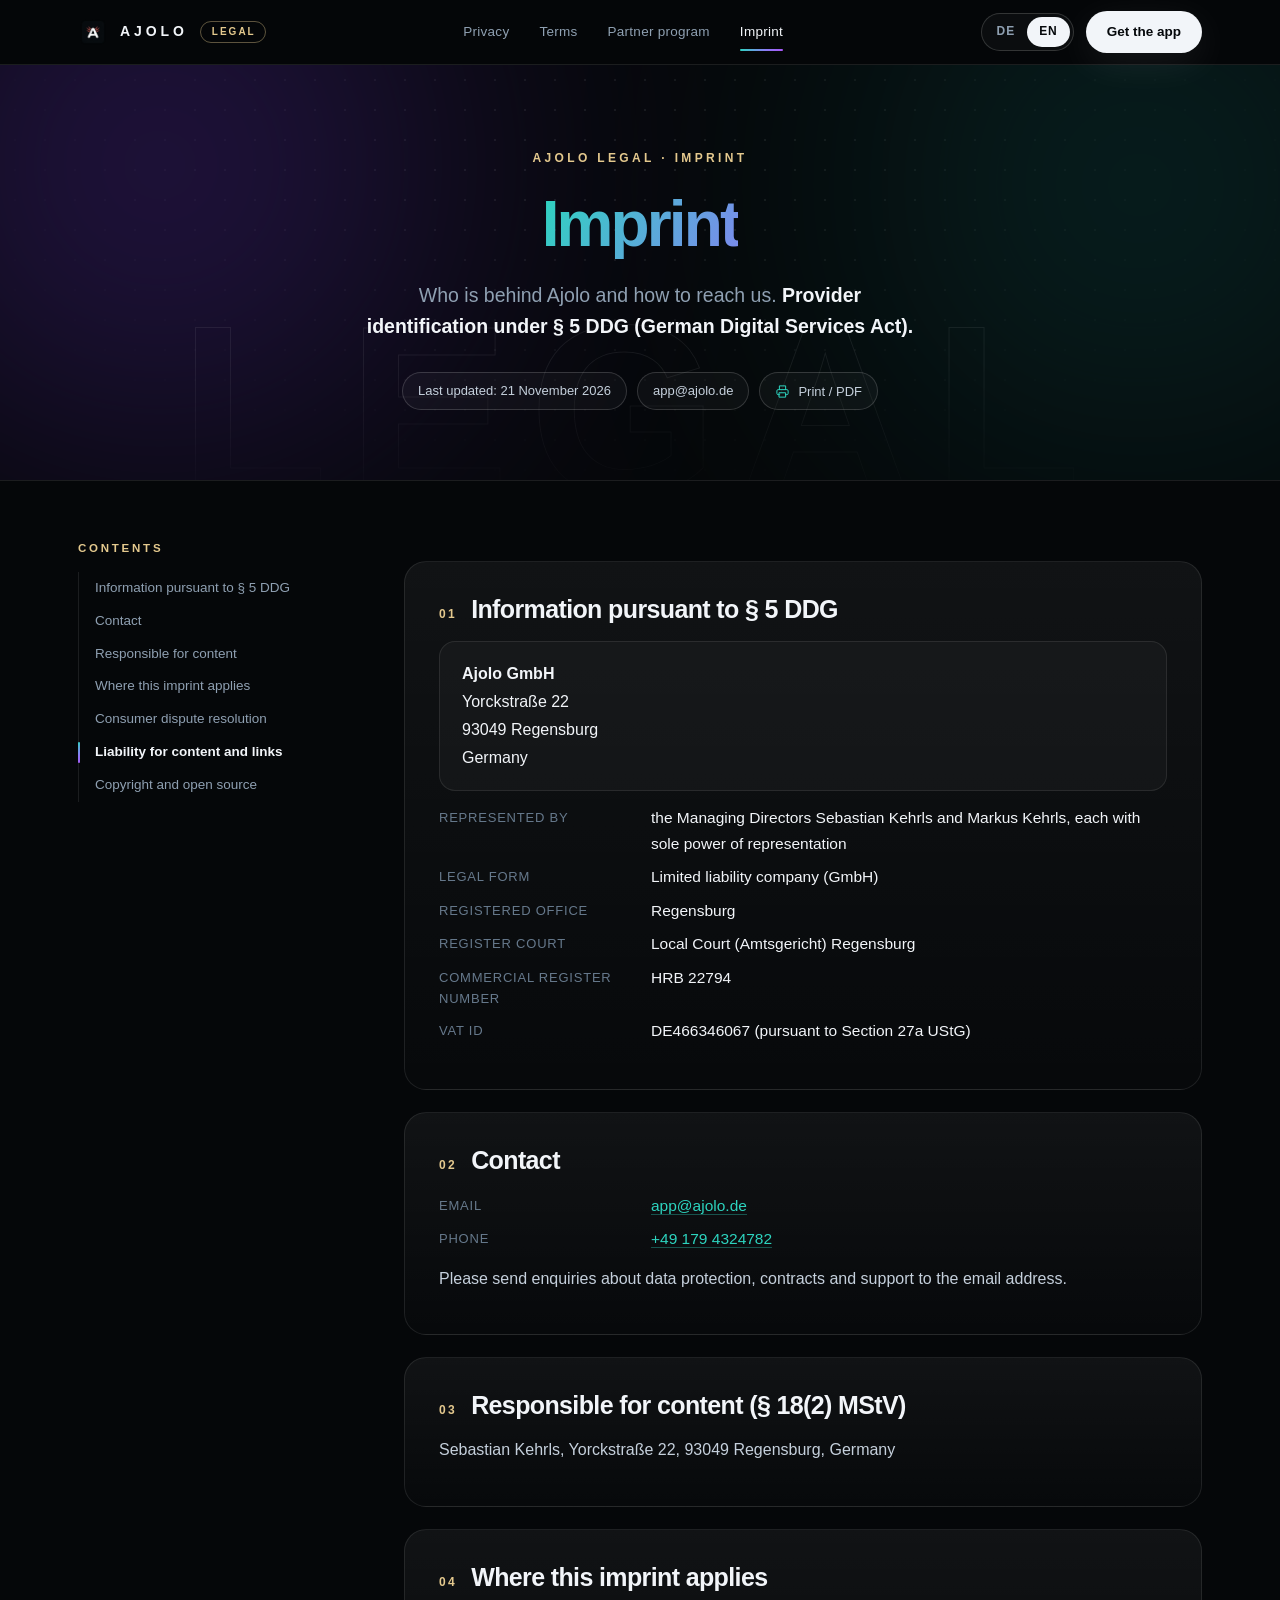
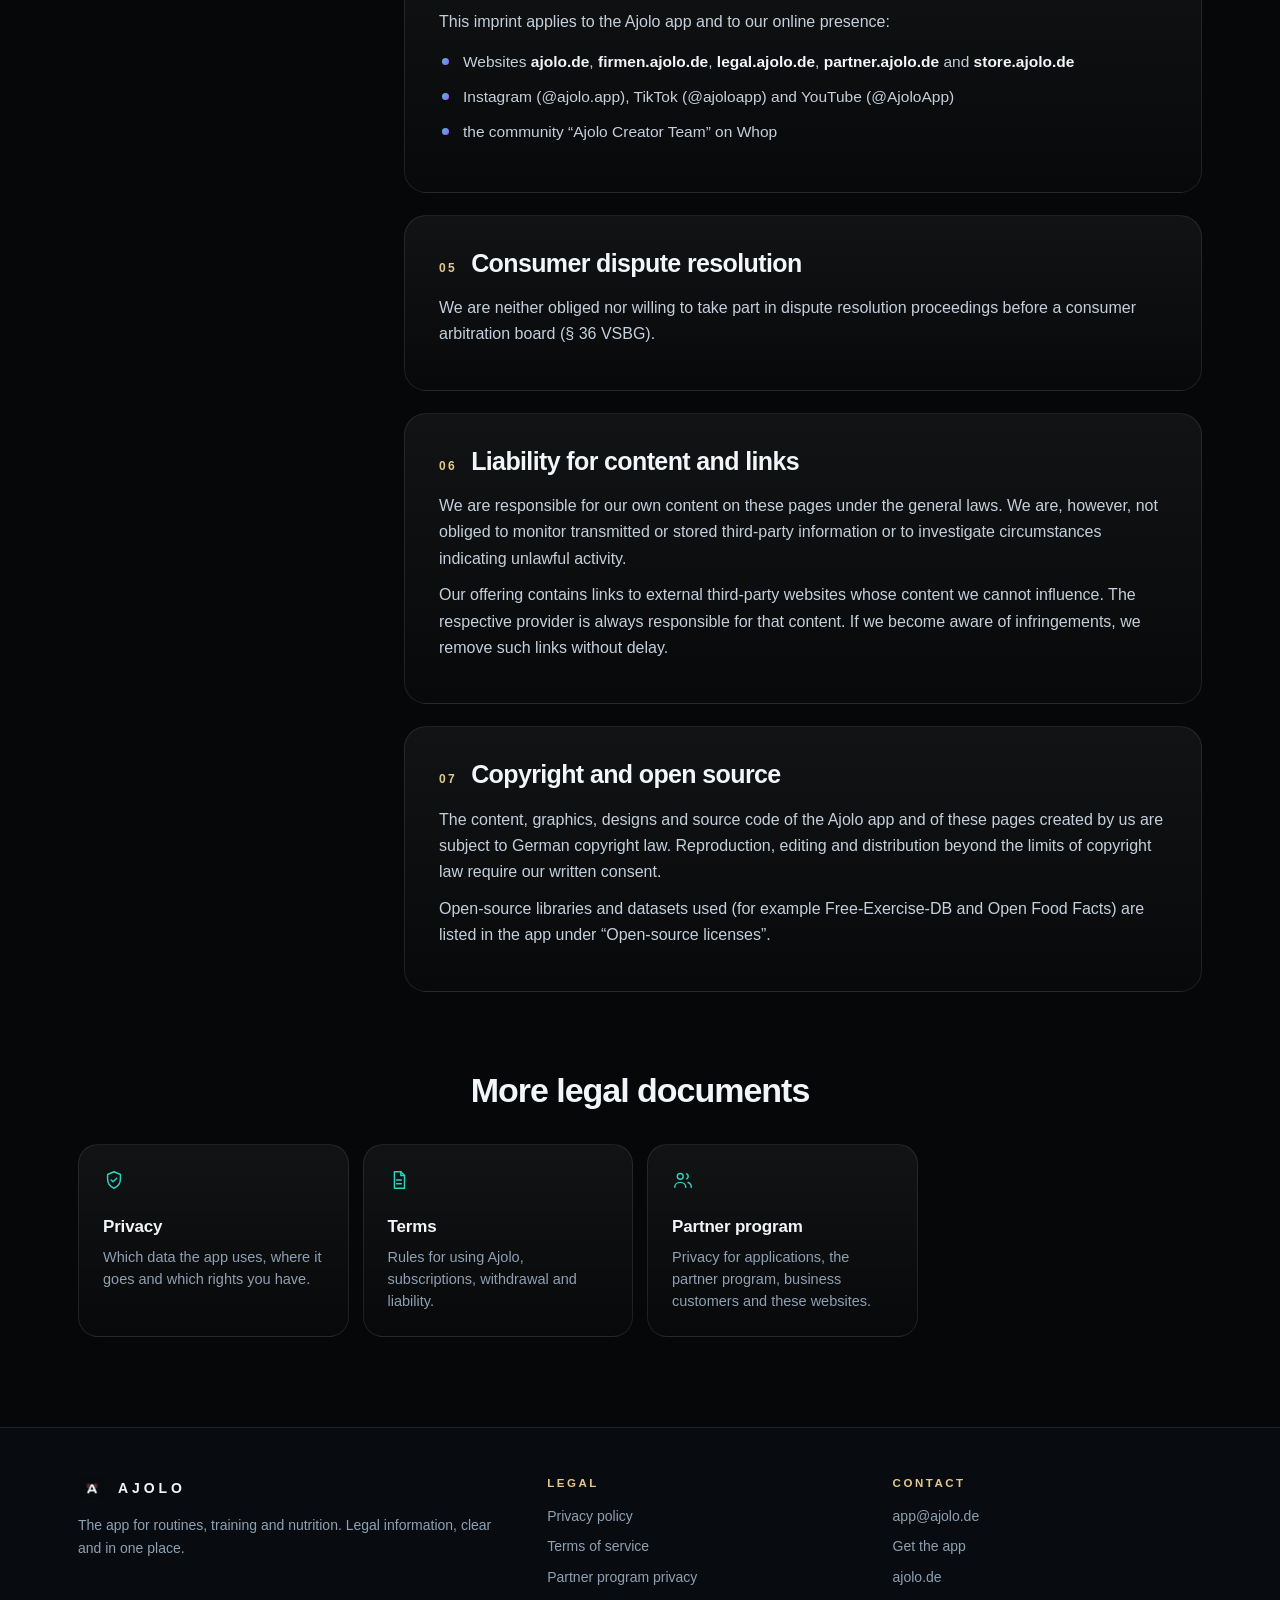
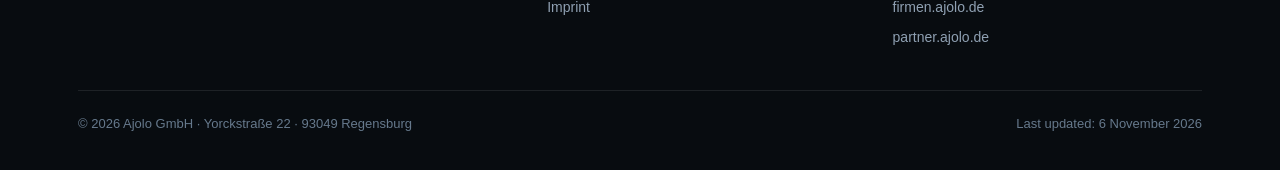
<file: imprint.html>
<!doctype html>
<html lang="de" data-lang="de" data-title-de="Impressum • Ajolo Legal" data-title-en="Imprint • Ajolo Legal" data-desc-de="Impressum und Anbieterkennzeichnung nach § 5 DDG der Ajolo GmbH, Yorckstraße 22, 93049 Regensburg." data-desc-en="Imprint and provider identification under § 5 DDG of Ajolo GmbH, Yorckstraße 22, 93049 Regensburg, Germany.">
<head>
<meta charset="utf-8">
<meta name="viewport" content="width=device-width, initial-scale=1">
<title>Impressum • Ajolo Legal</title>
<meta name="description" content="Impressum und Anbieterkennzeichnung nach § 5 DDG der Ajolo GmbH, Yorckstraße 22, 93049 Regensburg.">
<meta name="robots" content="index, follow">
<meta name="theme-color" content="#050709">
<link rel="canonical" href="https://legal.ajolo.de/imprint.html">
<meta property="og:type" content="website">
<meta property="og:site_name" content="Ajolo Legal">
<meta property="og:title" content="Impressum • Ajolo Legal">
<meta property="og:description" content="Impressum und Anbieterkennzeichnung nach § 5 DDG der Ajolo GmbH, Yorckstraße 22, 93049 Regensburg.">
<meta property="og:url" content="https://legal.ajolo.de/imprint.html">
<meta property="og:image" content="https://legal.ajolo.de/assets/ajolo_app_icon.png">
<meta name="twitter:card" content="summary">
<link rel="icon" type="image/png" href="assets/ajolo_app_icon.png">
<link rel="stylesheet" href="assets/legal.css?v=20261106b">
<script>document.documentElement.classList.add('js')</script>
<noscript><style>.view[hidden]{display:block!important}.js .rv{opacity:1!important;transform:none!important}</style></noscript>
</head>
<body>
<a class="skip" href="#main">Zum Inhalt springen</a>
<div id="bar"></div><div id="cg"></div>
<svg width="0" height="0" style="position:absolute" aria-hidden="true"><defs>
<symbol id="i-shield" viewBox="0 0 24 24"><path d="M12 3l7 3v5c0 5-3.5 8.5-7 10-3.5-1.5-7-5-7-10V6l7-3z"/><path d="M9 12l2 2 4-4"/></symbol>
<symbol id="i-lock" viewBox="0 0 24 24"><rect x="5" y="11" width="14" height="9" rx="2"/><path d="M8 11V8a4 4 0 018 0v3"/></symbol>
<symbol id="i-doc" viewBox="0 0 24 24"><path d="M7 3h7l4 4v14H7z"/><path d="M14 3v4h4M9.5 12h5M9.5 16h5"/></symbol>
<symbol id="i-users" viewBox="0 0 24 24"><circle cx="9" cy="8" r="3.2"/><path d="M3 20c0-3.3 2.7-5.4 6-5.4s6 2.1 6 5.4"/><path d="M16 5.2a3.2 3.2 0 010 5.6M17.5 14.8c2.1.6 3.5 2.3 3.5 5.2"/></symbol>
<symbol id="i-building" viewBox="0 0 24 24"><path d="M4 21V5l8-2v18M12 9h8v12M3 21h18M8 8h1M8 12h1M8 16h1M15 13h2M15 17h2"/></symbol>
<symbol id="i-mail" viewBox="0 0 24 24"><rect x="3" y="5" width="18" height="14" rx="2"/><path d="M3 7l9 6 9-6"/></symbol>
<symbol id="i-print" viewBox="0 0 24 24"><path d="M7 9V3h10v6M7 17H5a2 2 0 01-2-2v-4a2 2 0 012-2h14a2 2 0 012 2v4a2 2 0 01-2 2h-2M7 14h10v7H7z"/></symbol>
<symbol id="i-phone" viewBox="0 0 24 24"><rect x="7" y="2" width="10" height="20" rx="2.5"/><path d="M11 18h2"/></symbol>
<symbol id="i-spark" viewBox="0 0 24 24"><path d="M12 3l1.8 5.2L19 10l-5.2 1.8L12 17l-1.8-5.2L5 10l5.2-1.8z"/><path d="M19 16l.7 1.8L21.5 18.5l-1.8.7L19 21l-.7-1.8-1.8-.7 1.8-.7z"/></symbol>
<symbol id="i-scale" viewBox="0 0 24 24"><path d="M12 3v18M7 21h10M5 7h14"/><path d="M5 7l-3 7a3.5 3.5 0 006 0zM19 7l-3 7a3.5 3.5 0 006 0z"/></symbol>
<symbol id="i-globe" viewBox="0 0 24 24"><circle cx="12" cy="12" r="9"/><path d="M3 12h18M12 3c3 3.2 3 14.8 0 18M12 3c-3 3.2-3 14.8 0 18"/></symbol>
<symbol id="i-check" viewBox="0 0 24 24"><path d="M5 12.5l4.5 4.5L19 7.5"/></symbol>
<symbol id="i-heart" viewBox="0 0 24 24"><path d="M12 20s-7-4.4-7-10a4 4 0 017-2.6A4 4 0 0119 10c0 5.6-7 10-7 10z"/></symbol>
</defs></svg>
<header><div class="wrap nav">
<a class="brand" href="index.html" aria-label="Ajolo Legal"><img src="assets/ajolo_app_icon.png" alt="" width="30" height="30"><span>AJOLO</span><span class="tag">LEGAL</span></a>
<nav class="links" aria-label="Rechtliches"><a href="privacy.html"><span data-de="Datenschutz" data-en="Privacy">Datenschutz</span></a><a href="terms.html"><span data-de="AGB" data-en="Terms">AGB</span></a><a href="partner-datenschutz.html"><span data-de="Partnerprogramm" data-en="Partner program">Partnerprogramm</span></a><a href="imprint.html" aria-current="page"><span data-de="Impressum" data-en="Imprint">Impressum</span></a></nav>
<div class="nav-r"><div class="lang" role="group" aria-label="Sprache / Language"><button type="button" data-l="de" aria-pressed="true">DE</button><button type="button" data-l="en" aria-pressed="false">EN</button></div>
<a class="btn btn-primary btn-sm" href="https://store.ajolo.de/" rel="noopener"><span data-de="App laden" data-en="Get the app">App laden</span></a></div>
</div></header>
<main id="main">
<div class="view" lang="de"><section class="hero"><div class="glow g1"></div><div class="glow g2"></div><div class="wm" aria-hidden="true">LEGAL</div><div class="wrap in-w"><span class="eyebrow">AJOLO LEGAL · IMPRESSUM</span><h1><span class="grad">Impressum</span></h1><p class="lead">Wer hinter Ajolo steht und wie du uns erreichst. <b>Anbieterkennzeichnung nach § 5 DDG.</b></p><div class="chips"><span class="chip">Stand: 21.11.2026</span><span class="chip"><a href="mailto:app@ajolo.de">app@ajolo.de</a></span><button class="chip" type="button" data-print><svg class="i"><use href="#i-print"/></svg><span>Drucken / PDF</span></button></div></div></section><div class="wrap doc-wrap"><aside class="toc"><nav aria-label="Inhalt"><span class="toc-t">Inhalt</span><ol><li><a href="#de-anbieter">Angaben gemäß § 5 DDG</a></li><li><a href="#de-kontakt">Kontakt</a></li><li><a href="#de-inhalt">Verantwortlich für den Inhalt</a></li><li><a href="#de-geltung">Wo dieses Impressum gilt</a></li><li><a href="#de-streit">Verbraucherstreitbeilegung</a></li><li><a href="#de-haftung">Haftung für Inhalte und Links</a></li><li><a href="#de-urheber">Urheberrecht und Open Source</a></li></ol></nav></aside><div class="doc"><details class="toc-m"><summary>Inhalt</summary><ol><li><a href="#de-anbieter">Angaben gemäß § 5 DDG</a></li><li><a href="#de-kontakt">Kontakt</a></li><li><a href="#de-inhalt">Verantwortlich für den Inhalt</a></li><li><a href="#de-geltung">Wo dieses Impressum gilt</a></li><li><a href="#de-streit">Verbraucherstreitbeilegung</a></li><li><a href="#de-haftung">Haftung für Inhalte und Links</a></li><li><a href="#de-urheber">Urheberrecht und Open Source</a></li></ol></details><section class="sec sp rv" id="de-anbieter"><h2><span class="n">01</span><span>Angaben gemäß § 5 DDG</span></h2>
<div class="addr"><b>Ajolo GmbH</b><br>Yorckstraße 22<br>93049 Regensburg<br>Deutschland</div>
<dl class="kv">
<dt>Vertretungsberechtigt</dt><dd>die Geschäftsführer Sebastian Kehrls und Markus Kehrls, jeweils einzelvertretungsberechtigt</dd>
<dt>Rechtsform</dt><dd>Gesellschaft mit beschränkter Haftung (GmbH)</dd><dt>Sitz</dt><dd>Regensburg</dd><dt>Registergericht</dt><dd>Amtsgericht Regensburg</dd><dt>Handelsregisternummer</dt><dd>HRB 22794</dd>
<dt>Umsatzsteuer-ID</dt><dd>DE466346067 (gemäß § 27a UStG)</dd>
</dl></section><section class="sec sp rv" id="de-kontakt"><h2><span class="n">02</span><span>Kontakt</span></h2>
<dl class="kv">
<dt>E-Mail</dt><dd><a href="mailto:app@ajolo.de">app@ajolo.de</a></dd>
<dt>Telefon</dt><dd><a href="tel:+491794324782">+49 179 4324782</a></dd>
</dl>
<p>Anfragen zum Datenschutz, zu Verträgen und zum Support richtest du bitte an die E-Mail-Adresse.</p></section><section class="sec sp rv" id="de-inhalt"><h2><span class="n">03</span><span>Verantwortlich für den Inhalt (§ 18 Abs. 2 MStV)</span></h2>
<p>Sebastian Kehrls, Yorckstraße 22, 93049 Regensburg</p></section><section class="sec sp rv" id="de-geltung"><h2><span class="n">04</span><span>Wo dieses Impressum gilt</span></h2>
<p>Dieses Impressum gilt für die Ajolo App und für unsere Auftritte im Internet:</p>
<ul>
<li>Webseiten <b>ajolo.de</b>, <b>firmen.ajolo.de</b>, <b>legal.ajolo.de</b>, <b>partner.ajolo.de</b> und <b>store.ajolo.de</b></li>
<li>Instagram (@ajolo.app), TikTok (@ajoloapp) und YouTube (@AjoloApp)</li>
<li>die Community „Ajolo Creator Team“ bei Whop</li>
</ul></section><section class="sec sp rv" id="de-streit"><h2><span class="n">05</span><span>Verbraucherstreitbeilegung</span></h2>
<p>Wir sind weder verpflichtet noch bereit, an einem Streitbeilegungsverfahren vor einer Verbraucherschlichtungsstelle teilzunehmen (§ 36 VSBG).</p></section><section class="sec sp rv" id="de-haftung"><h2><span class="n">06</span><span>Haftung für Inhalte und Links</span></h2>
<p>Für eigene Inhalte auf diesen Seiten sind wir nach den allgemeinen Gesetzen verantwortlich. Wir sind jedoch nicht verpflichtet, übermittelte oder gespeicherte fremde Informationen zu überwachen oder nach Umständen zu forschen, die auf eine rechtswidrige Tätigkeit hindeuten.</p>
<p>Unser Angebot enthält Links zu externen Webseiten Dritter, auf deren Inhalte wir keinen Einfluss haben. Für diese Inhalte ist stets der jeweilige Anbieter verantwortlich. Bei Bekanntwerden von Rechtsverletzungen entfernen wir solche Links umgehend.</p></section><section class="sec sp rv" id="de-urheber"><h2><span class="n">07</span><span>Urheberrecht und Open Source</span></h2>
<p>Die von uns erstellten Inhalte, Grafiken, Designs und Quellcodes der Ajolo App und dieser Seiten unterliegen dem deutschen Urheberrecht. Vervielfältigung, Bearbeitung und Verbreitung außerhalb der Grenzen des Urheberrechts bedürfen unserer schriftlichen Zustimmung.</p>
<p>Verwendete Open-Source-Bibliotheken und Datensätze (zum Beispiel Free-Exercise-DB und Open Food Facts) sind in der App unter „Open-Source-Lizenzen“ aufgeführt.</p></section></div></div><section class="more"><div class="wrap"><h2>Weitere Rechtstexte</h2><div class="cards"><a class="card sp rv" href="privacy.html"><div class="ic"><svg class="i"><use href="#i-shield"/></svg></div><h3>Datenschutz</h3><p>Welche Daten die App nutzt, wohin sie gehen und welche Rechte du hast.</p></a><a class="card sp rv" href="terms.html"><div class="ic"><svg class="i"><use href="#i-doc"/></svg></div><h3>AGB</h3><p>Regeln für die Nutzung von Ajolo, Abos, Widerruf und Haftung.</p></a><a class="card sp rv" href="partner-datenschutz.html"><div class="ic"><svg class="i"><use href="#i-users"/></svg></div><h3>Partnerprogramm</h3><p>Datenschutz für Bewerbung, Partnerprogramm, Firmenkunden und diese Webseiten.</p></a></div></div></section></div>
<div class="view" lang="en" hidden><section class="hero"><div class="glow g1"></div><div class="glow g2"></div><div class="wm" aria-hidden="true">LEGAL</div><div class="wrap in-w"><span class="eyebrow">AJOLO LEGAL · IMPRINT</span><h1><span class="grad">Imprint</span></h1><p class="lead">Who is behind Ajolo and how to reach us. <b>Provider identification under § 5 DDG (German Digital Services Act).</b></p><div class="chips"><span class="chip">Last updated: 21 November 2026</span><span class="chip"><a href="mailto:app@ajolo.de">app@ajolo.de</a></span><button class="chip" type="button" data-print><svg class="i"><use href="#i-print"/></svg><span>Print / PDF</span></button></div></div></section><div class="wrap doc-wrap"><aside class="toc"><nav aria-label="Contents"><span class="toc-t">Contents</span><ol><li><a href="#en-anbieter">Information pursuant to § 5 DDG</a></li><li><a href="#en-kontakt">Contact</a></li><li><a href="#en-inhalt">Responsible for content</a></li><li><a href="#en-geltung">Where this imprint applies</a></li><li><a href="#en-streit">Consumer dispute resolution</a></li><li><a href="#en-haftung">Liability for content and links</a></li><li><a href="#en-urheber">Copyright and open source</a></li></ol></nav></aside><div class="doc"><details class="toc-m"><summary>Contents</summary><ol><li><a href="#en-anbieter">Information pursuant to § 5 DDG</a></li><li><a href="#en-kontakt">Contact</a></li><li><a href="#en-inhalt">Responsible for content</a></li><li><a href="#en-geltung">Where this imprint applies</a></li><li><a href="#en-streit">Consumer dispute resolution</a></li><li><a href="#en-haftung">Liability for content and links</a></li><li><a href="#en-urheber">Copyright and open source</a></li></ol></details><section class="sec sp rv" id="en-anbieter"><h2><span class="n">01</span><span>Information pursuant to § 5 DDG</span></h2>
<div class="addr"><b>Ajolo GmbH</b><br>Yorckstraße 22<br>93049 Regensburg<br>Germany</div>
<dl class="kv">
<dt>Represented by</dt><dd>the Managing Directors Sebastian Kehrls and Markus Kehrls, each with sole power of representation</dd>
<dt>Legal form</dt><dd>Limited liability company (GmbH)</dd><dt>Registered office</dt><dd>Regensburg</dd><dt>Register court</dt><dd>Local Court (Amtsgericht) Regensburg</dd><dt>Commercial register number</dt><dd>HRB 22794</dd>
<dt>VAT ID</dt><dd>DE466346067 (pursuant to Section 27a UStG)</dd>
</dl></section><section class="sec sp rv" id="en-kontakt"><h2><span class="n">02</span><span>Contact</span></h2>
<dl class="kv">
<dt>Email</dt><dd><a href="mailto:app@ajolo.de">app@ajolo.de</a></dd>
<dt>Phone</dt><dd><a href="tel:+491794324782">+49 179 4324782</a></dd>
</dl>
<p>Please send enquiries about data protection, contracts and support to the email address.</p></section><section class="sec sp rv" id="en-inhalt"><h2><span class="n">03</span><span>Responsible for content (§ 18(2) MStV)</span></h2>
<p>Sebastian Kehrls, Yorckstraße 22, 93049 Regensburg, Germany</p></section><section class="sec sp rv" id="en-geltung"><h2><span class="n">04</span><span>Where this imprint applies</span></h2>
<p>This imprint applies to the Ajolo app and to our online presence:</p>
<ul>
<li>Websites <b>ajolo.de</b>, <b>firmen.ajolo.de</b>, <b>legal.ajolo.de</b>, <b>partner.ajolo.de</b> and <b>store.ajolo.de</b></li>
<li>Instagram (@ajolo.app), TikTok (@ajoloapp) and YouTube (@AjoloApp)</li>
<li>the community “Ajolo Creator Team” on Whop</li>
</ul></section><section class="sec sp rv" id="en-streit"><h2><span class="n">05</span><span>Consumer dispute resolution</span></h2>
<p>We are neither obliged nor willing to take part in dispute resolution proceedings before a consumer arbitration board (§ 36 VSBG).</p></section><section class="sec sp rv" id="en-haftung"><h2><span class="n">06</span><span>Liability for content and links</span></h2>
<p>We are responsible for our own content on these pages under the general laws. We are, however, not obliged to monitor transmitted or stored third-party information or to investigate circumstances indicating unlawful activity.</p>
<p>Our offering contains links to external third-party websites whose content we cannot influence. The respective provider is always responsible for that content. If we become aware of infringements, we remove such links without delay.</p></section><section class="sec sp rv" id="en-urheber"><h2><span class="n">07</span><span>Copyright and open source</span></h2>
<p>The content, graphics, designs and source code of the Ajolo app and of these pages created by us are subject to German copyright law. Reproduction, editing and distribution beyond the limits of copyright law require our written consent.</p>
<p>Open-source libraries and datasets used (for example Free-Exercise-DB and Open Food Facts) are listed in the app under “Open-source licenses”.</p></section></div></div><section class="more"><div class="wrap"><h2>More legal documents</h2><div class="cards"><a class="card sp rv" href="privacy.html"><div class="ic"><svg class="i"><use href="#i-shield"/></svg></div><h3>Privacy</h3><p>Which data the app uses, where it goes and which rights you have.</p></a><a class="card sp rv" href="terms.html"><div class="ic"><svg class="i"><use href="#i-doc"/></svg></div><h3>Terms</h3><p>Rules for using Ajolo, subscriptions, withdrawal and liability.</p></a><a class="card sp rv" href="partner-datenschutz.html"><div class="ic"><svg class="i"><use href="#i-users"/></svg></div><h3>Partner program</h3><p>Privacy for applications, the partner program, business customers and these websites.</p></a></div></div></section></div>
</main>
<footer><div class="wrap">
<div class="f-grid">
<div><div class="f-brand"><img src="assets/ajolo_app_icon.png" alt="" width="28" height="28">AJOLO</div><p><span data-de="Die App für Routinen, Training und Ernährung. Rechtliches, klar und an einem Ort." data-en="The app for routines, training and nutrition. Legal information, clear and in one place.">Die App für Routinen, Training und Ernährung. Rechtliches, klar und an einem Ort.</span></p></div>
<div><h4><span data-de="Rechtliches" data-en="Legal">Rechtliches</span></h4><ul><li><a href="privacy.html"><span data-de="Datenschutzerklärung" data-en="Privacy policy">Datenschutzerklärung</span></a></li><li><a href="terms.html"><span data-de="AGB &amp; Nutzungsbedingungen" data-en="Terms of service">AGB &amp; Nutzungsbedingungen</span></a></li><li><a href="partner-datenschutz.html"><span data-de="Datenschutz Partnerprogramm" data-en="Partner program privacy">Datenschutz Partnerprogramm</span></a></li><li><a href="imprint.html"><span data-de="Impressum" data-en="Imprint">Impressum</span></a></li></ul></div>
<div><h4><span data-de="Kontakt" data-en="Contact">Kontakt</span></h4><ul><li><a href="mailto:app@ajolo.de">app@ajolo.de</a></li><li><a href="https://store.ajolo.de/" rel="noopener"><span data-de="App laden" data-en="Get the app">App laden</span></a></li><li><a href="https://ajolo.de/" rel="noopener">ajolo.de</a></li><li><a href="https://firmen.ajolo.de/" rel="noopener">firmen.ajolo.de</a></li><li><a href="https://partner.ajolo.de/" rel="noopener">partner.ajolo.de</a></li></ul></div>
</div>
<div class="f-bot"><span>&copy; 2026 Ajolo GmbH &middot; Yorckstra&szlig;e 22 &middot; 93049 Regensburg</span><span><span data-de="Stand: 06.11.2026" data-en="Last updated: 6 November 2026">Stand: 06.11.2026</span></span></div>
</div></footer>
<script src="assets/legal.js?v=20261106b" defer></script>
</body>
</html>
</file>
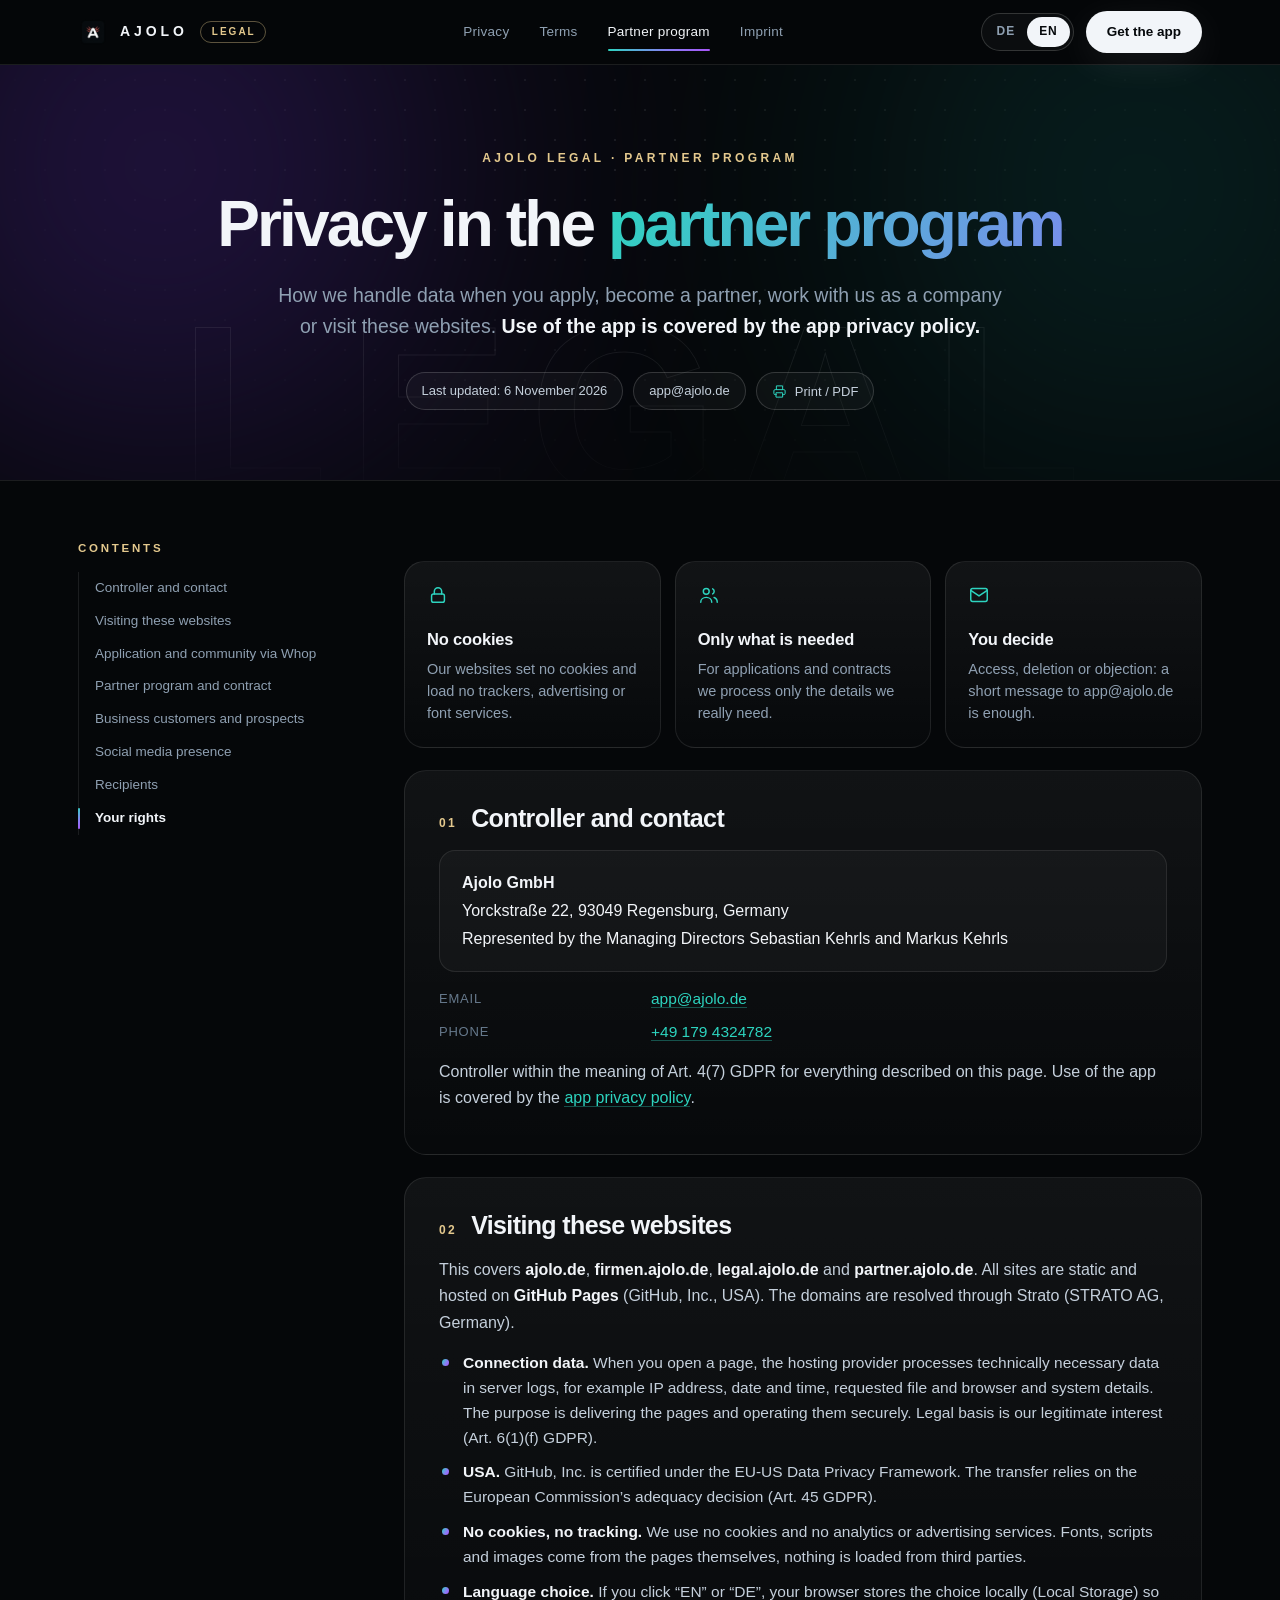
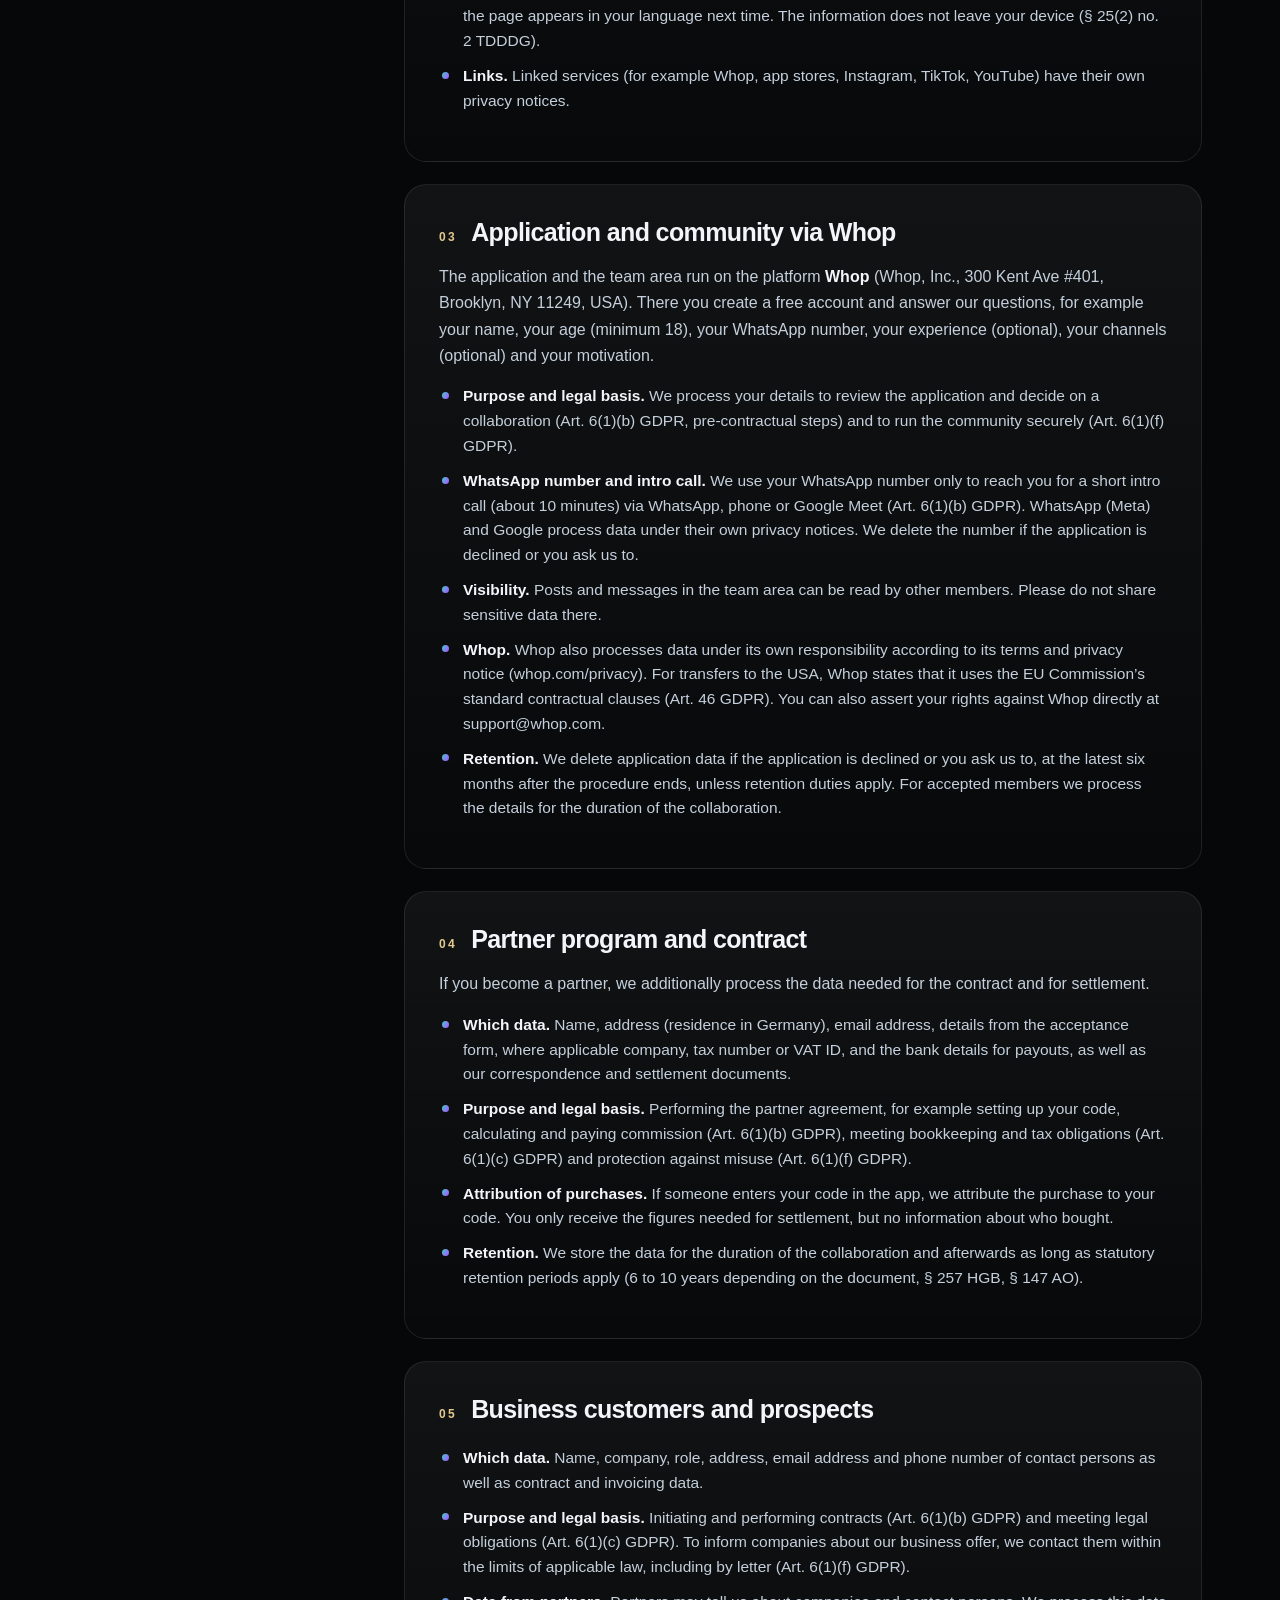
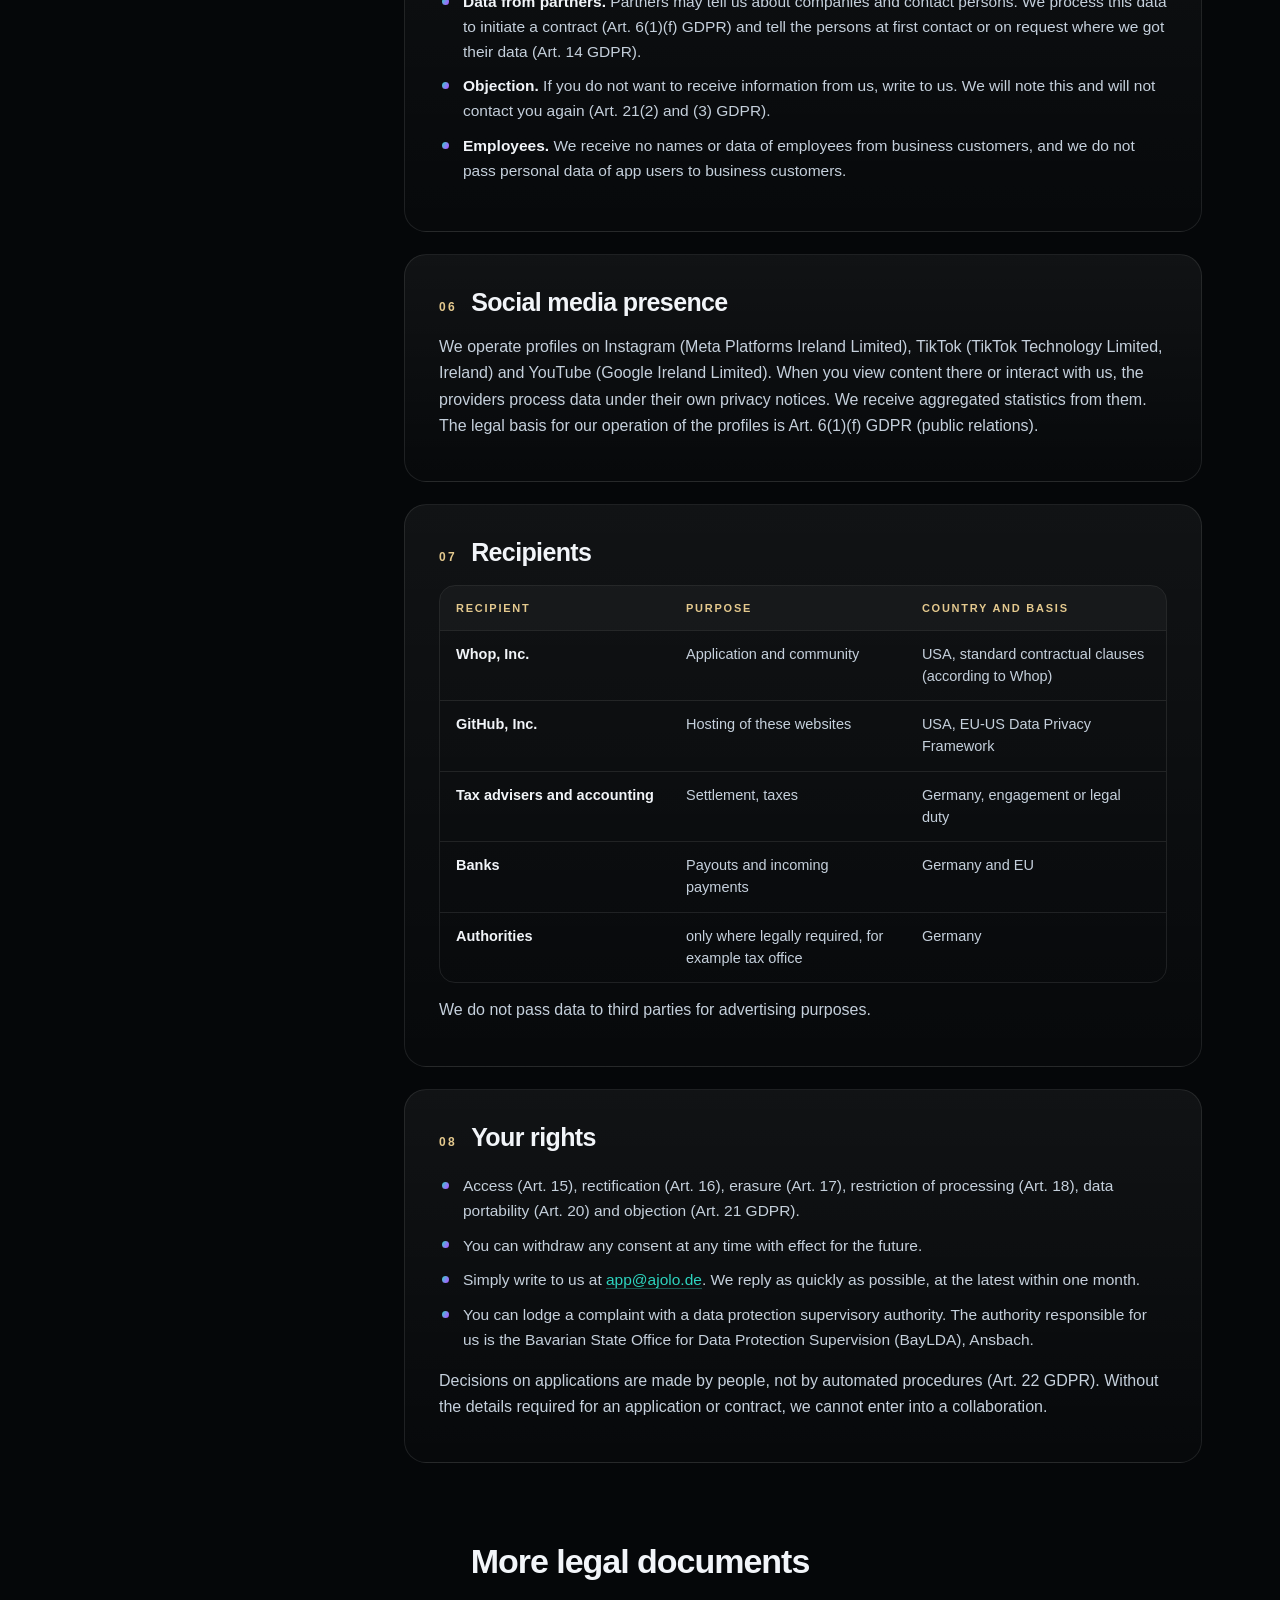
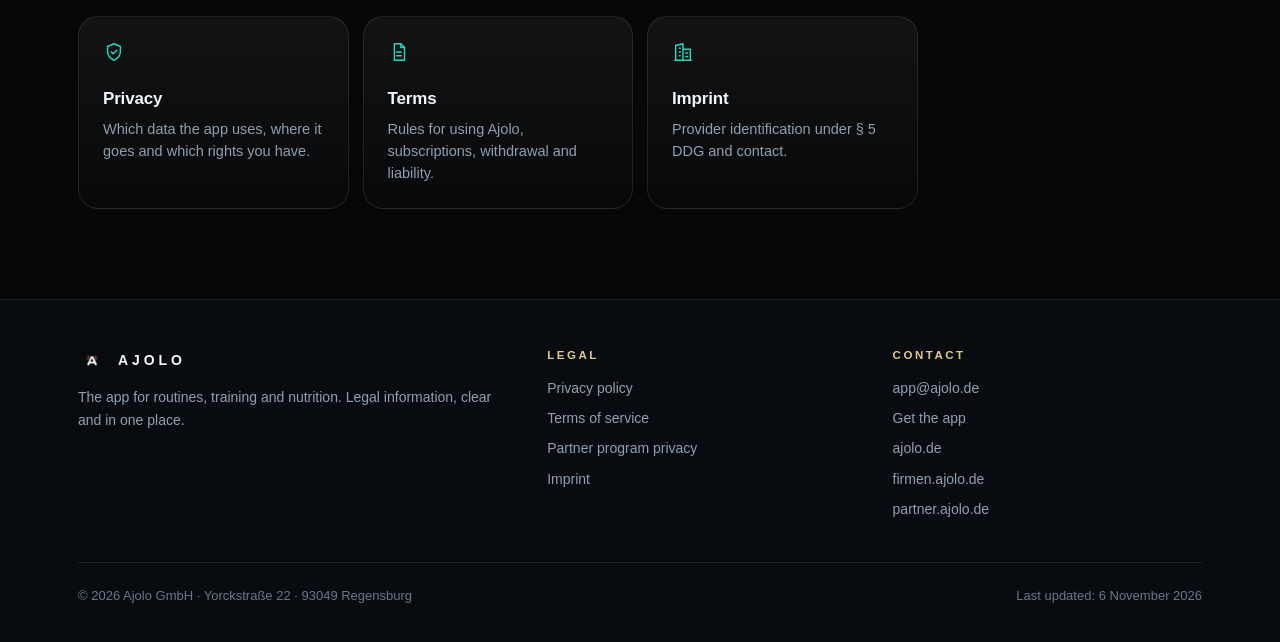
<file: partner-datenschutz.html>
<!doctype html>
<html lang="de" data-lang="de" data-title-de="Datenschutz Partnerprogramm &amp; Webseiten • Ajolo Legal" data-title-en="Partner Program &amp; Website Privacy • Ajolo Legal" data-desc-de="Datenschutzhinweise für Bewerbung, Partnerprogramm, Firmenkunden und die Webseiten ajolo.de, firmen.ajolo.de, legal.ajolo.de und partner.ajolo.de der Ajolo GmbH" data-desc-en="Privacy information for applications, the partner program, business customers and the websites ajolo.de, firmen.ajolo.de, legal.ajolo.de and partner.ajolo.de of Ajolo GmbH">
<head>
<meta charset="utf-8">
<meta name="viewport" content="width=device-width, initial-scale=1">
<title>Datenschutz Partnerprogramm &amp; Webseiten • Ajolo Legal</title>
<meta name="description" content="Datenschutzhinweise für Bewerbung, Partnerprogramm, Firmenkunden und die Webseiten ajolo.de, firmen.ajolo.de, legal.ajolo.de und partner.ajolo.de der Ajolo GmbH">
<meta name="robots" content="index, follow">
<meta name="theme-color" content="#050709">
<link rel="canonical" href="https://legal.ajolo.de/partner-datenschutz.html">
<meta property="og:type" content="website">
<meta property="og:site_name" content="Ajolo Legal">
<meta property="og:title" content="Datenschutz Partnerprogramm &amp; Webseiten • Ajolo Legal">
<meta property="og:description" content="Datenschutzhinweise für Bewerbung, Partnerprogramm, Firmenkunden und die Webseiten ajolo.de, firmen.ajolo.de, legal.ajolo.de und partner.ajolo.de der Ajolo GmbH">
<meta property="og:url" content="https://legal.ajolo.de/partner-datenschutz.html">
<meta property="og:image" content="https://legal.ajolo.de/assets/ajolo_app_icon.png">
<meta name="twitter:card" content="summary">
<link rel="icon" type="image/png" href="assets/ajolo_app_icon.png">
<link rel="stylesheet" href="assets/legal.css?v=20261106b">
<script>document.documentElement.classList.add('js')</script>
<noscript><style>.view[hidden]{display:block!important}.js .rv{opacity:1!important;transform:none!important}</style></noscript>
</head>
<body>
<a class="skip" href="#main">Zum Inhalt springen</a>
<div id="bar"></div><div id="cg"></div>
<svg width="0" height="0" style="position:absolute" aria-hidden="true"><defs>
<symbol id="i-shield" viewBox="0 0 24 24"><path d="M12 3l7 3v5c0 5-3.5 8.5-7 10-3.5-1.5-7-5-7-10V6l7-3z"/><path d="M9 12l2 2 4-4"/></symbol>
<symbol id="i-lock" viewBox="0 0 24 24"><rect x="5" y="11" width="14" height="9" rx="2"/><path d="M8 11V8a4 4 0 018 0v3"/></symbol>
<symbol id="i-doc" viewBox="0 0 24 24"><path d="M7 3h7l4 4v14H7z"/><path d="M14 3v4h4M9.5 12h5M9.5 16h5"/></symbol>
<symbol id="i-users" viewBox="0 0 24 24"><circle cx="9" cy="8" r="3.2"/><path d="M3 20c0-3.3 2.7-5.4 6-5.4s6 2.1 6 5.4"/><path d="M16 5.2a3.2 3.2 0 010 5.6M17.5 14.8c2.1.6 3.5 2.3 3.5 5.2"/></symbol>
<symbol id="i-building" viewBox="0 0 24 24"><path d="M4 21V5l8-2v18M12 9h8v12M3 21h18M8 8h1M8 12h1M8 16h1M15 13h2M15 17h2"/></symbol>
<symbol id="i-mail" viewBox="0 0 24 24"><rect x="3" y="5" width="18" height="14" rx="2"/><path d="M3 7l9 6 9-6"/></symbol>
<symbol id="i-print" viewBox="0 0 24 24"><path d="M7 9V3h10v6M7 17H5a2 2 0 01-2-2v-4a2 2 0 012-2h14a2 2 0 012 2v4a2 2 0 01-2 2h-2M7 14h10v7H7z"/></symbol>
<symbol id="i-phone" viewBox="0 0 24 24"><rect x="7" y="2" width="10" height="20" rx="2.5"/><path d="M11 18h2"/></symbol>
<symbol id="i-spark" viewBox="0 0 24 24"><path d="M12 3l1.8 5.2L19 10l-5.2 1.8L12 17l-1.8-5.2L5 10l5.2-1.8z"/><path d="M19 16l.7 1.8L21.5 18.5l-1.8.7L19 21l-.7-1.8-1.8-.7 1.8-.7z"/></symbol>
<symbol id="i-scale" viewBox="0 0 24 24"><path d="M12 3v18M7 21h10M5 7h14"/><path d="M5 7l-3 7a3.5 3.5 0 006 0zM19 7l-3 7a3.5 3.5 0 006 0z"/></symbol>
<symbol id="i-globe" viewBox="0 0 24 24"><circle cx="12" cy="12" r="9"/><path d="M3 12h18M12 3c3 3.2 3 14.8 0 18M12 3c-3 3.2-3 14.8 0 18"/></symbol>
<symbol id="i-check" viewBox="0 0 24 24"><path d="M5 12.5l4.5 4.5L19 7.5"/></symbol>
<symbol id="i-heart" viewBox="0 0 24 24"><path d="M12 20s-7-4.4-7-10a4 4 0 017-2.6A4 4 0 0119 10c0 5.6-7 10-7 10z"/></symbol>
</defs></svg>
<header><div class="wrap nav">
<a class="brand" href="index.html" aria-label="Ajolo Legal"><img src="assets/ajolo_app_icon.png" alt="" width="30" height="30"><span>AJOLO</span><span class="tag">LEGAL</span></a>
<nav class="links" aria-label="Rechtliches"><a href="privacy.html"><span data-de="Datenschutz" data-en="Privacy">Datenschutz</span></a><a href="terms.html"><span data-de="AGB" data-en="Terms">AGB</span></a><a href="partner-datenschutz.html" aria-current="page"><span data-de="Partnerprogramm" data-en="Partner program">Partnerprogramm</span></a><a href="imprint.html"><span data-de="Impressum" data-en="Imprint">Impressum</span></a></nav>
<div class="nav-r"><div class="lang" role="group" aria-label="Sprache / Language"><button type="button" data-l="de" aria-pressed="true">DE</button><button type="button" data-l="en" aria-pressed="false">EN</button></div>
<a class="btn btn-primary btn-sm" href="https://store.ajolo.de/" rel="noopener"><span data-de="App laden" data-en="Get the app">App laden</span></a></div>
</div></header>
<main id="main">
<div class="view" lang="de"><section class="hero"><div class="glow g1"></div><div class="glow g2"></div><div class="wm" aria-hidden="true">LEGAL</div><div class="wrap in-w"><span class="eyebrow">AJOLO LEGAL · PARTNERPROGRAMM</span><h1>Datenschutz im <span class="grad">Partnerprogramm</span></h1><p class="lead">So gehen wir mit Daten um, wenn du dich bewirbst, Partner wirst, als Firma mit uns arbeitest oder diese Webseiten besuchst. <b>Für die App gilt die Datenschutzerklärung der App.</b></p><div class="chips"><span class="chip">Stand: 06.11.2026</span><span class="chip"><a href="mailto:app@ajolo.de">app@ajolo.de</a></span><button class="chip" type="button" data-print><svg class="i"><use href="#i-print"/></svg><span>Drucken / PDF</span></button></div></div></section><div class="wrap doc-wrap"><aside class="toc"><nav aria-label="Inhalt"><span class="toc-t">Inhalt</span><ol><li><a href="#de-verantwortlicher">Verantwortlicher und Kontakt</a></li><li><a href="#de-webseiten">Besuch dieser Webseiten</a></li><li><a href="#de-bewerbung">Bewerbung und Community über Whop</a></li><li><a href="#de-partner">Partnerprogramm und Vertrag</a></li><li><a href="#de-firmen">Firmenkunden und Interessenten</a></li><li><a href="#de-social">Auftritte in sozialen Netzwerken</a></li><li><a href="#de-empfaenger">Empfänger</a></li><li><a href="#de-rechte">Deine Rechte</a></li></ol></nav></aside><div class="doc"><details class="toc-m"><summary>Inhalt</summary><ol><li><a href="#de-verantwortlicher">Verantwortlicher und Kontakt</a></li><li><a href="#de-webseiten">Besuch dieser Webseiten</a></li><li><a href="#de-bewerbung">Bewerbung und Community über Whop</a></li><li><a href="#de-partner">Partnerprogramm und Vertrag</a></li><li><a href="#de-firmen">Firmenkunden und Interessenten</a></li><li><a href="#de-social">Auftritte in sozialen Netzwerken</a></li><li><a href="#de-empfaenger">Empfänger</a></li><li><a href="#de-rechte">Deine Rechte</a></li></ol></details><div class="glance"><div class="gl sp rv"><div class="ic"><svg class="i"><use href="#i-lock"/></svg></div><h3>Keine Cookies</h3><p>Unsere Webseiten setzen keine Cookies und laden weder Tracker noch Werbe- oder Schriftdienste nach.</p></div><div class="gl sp rv"><div class="ic"><svg class="i"><use href="#i-users"/></svg></div><h3>Nur, was nötig ist</h3><p>Für Bewerbung und Vertrag verarbeiten wir nur die Angaben, die wir dafür wirklich brauchen.</p></div><div class="gl sp rv"><div class="ic"><svg class="i"><use href="#i-mail"/></svg></div><h3>Du entscheidest</h3><p>Auskunft, Löschung oder Widerspruch: eine kurze Nachricht an app@ajolo.de genügt.</p></div></div><section class="sec sp rv" id="de-verantwortlicher"><h2><span class="n">01</span><span>Verantwortlicher und Kontakt</span></h2><div class="addr"><b>Ajolo GmbH</b><br>Yorckstraße 22, 93049 Regensburg, Deutschland<br>Vertreten durch die Geschäftsführer Sebastian Kehrls und Markus Kehrls</div>
<dl class="kv"><dt>E-Mail</dt><dd><a href="mailto:app@ajolo.de">app@ajolo.de</a></dd><dt>Telefon</dt><dd><a href="tel:+491794324782">+49 179 4324782</a></dd></dl>
<p>Verantwortlicher im Sinne von Art. 4 Nr. 7 DSGVO für alles, was auf dieser Seite beschrieben ist. Für die Nutzung der App gilt die <a href="privacy.html">Datenschutzerklärung der App</a>.</p></section><section class="sec sp rv" id="de-webseiten"><h2><span class="n">02</span><span>Besuch dieser Webseiten</span></h2>
<p>Gemeint sind <b>ajolo.de</b>, <b>firmen.ajolo.de</b>, <b>legal.ajolo.de</b> und <b>partner.ajolo.de</b>. Alle Seiten sind statisch und werden bei <b>GitHub Pages</b> gehostet (GitHub, Inc., USA). Die Domains werden über Strato (STRATO AG, Deutschland) aufgelöst.</p>
<ul>
<li><b>Verbindungsdaten.</b> Beim Aufruf verarbeitet der Hosting-Anbieter technisch notwendige Daten, zum Beispiel IP-Adresse, Datum und Uhrzeit, aufgerufene Datei sowie Browser- und Systemangaben, in Server-Protokollen. Zweck ist die Auslieferung und der sichere Betrieb der Seiten. Rechtsgrundlage ist unser berechtigtes Interesse (Art. 6 Abs. 1 lit. f DSGVO).</li>
<li><b>USA.</b> GitHub, Inc. ist nach dem EU-US Data Privacy Framework zertifiziert. Die Übermittlung stützt sich auf den Angemessenheitsbeschluss der EU-Kommission (Art. 45 DSGVO).</li>
<li><b>Keine Cookies, kein Tracking.</b> Wir setzen keine Cookies und keine Analyse- oder Werbedienste ein. Schriften, Skripte und Bilder kommen von den Seiten selbst, es wird nichts von Dritten nachgeladen.</li>
<li><b>Sprachwahl.</b> Wenn du auf „EN“ oder „DE“ klickst, merkt sich dein Browser die Auswahl lokal (Local Storage), damit die Seite beim nächsten Besuch gleich in deiner Sprache erscheint. Die Information verlässt dein Gerät nicht (§ 25 Abs. 2 Nr. 2 TDDDG).</li>
<li><b>Links.</b> Verlinkte Dienste (zum Beispiel Whop, App Stores, Instagram, TikTok, YouTube) haben eigene Datenschutzhinweise.</li>
</ul></section><section class="sec sp rv" id="de-bewerbung"><h2><span class="n">03</span><span>Bewerbung und Community über Whop</span></h2>
<p>Bewerbung und Team-Bereich laufen über die Plattform <b>Whop</b> (Whop, Inc., 300 Kent Ave #401, Brooklyn, NY 11249, USA). Dort legst du kostenlos ein Konto an und beantwortest unsere Fragen, zum Beispiel zu deinem Namen, deinem Alter (Mindestalter 18), deiner WhatsApp-Nummer, deiner Erfahrung (freiwillig), deinen Kanälen (freiwillig) und deiner Motivation.</p>
<ul>
<li><b>Zweck und Grundlage.</b> Wir verarbeiten deine Angaben, um die Bewerbung zu prüfen und über eine Zusammenarbeit zu entscheiden (Art. 6 Abs. 1 lit. b DSGVO, vorvertragliche Maßnahmen), und um die Community sicher zu betreiben (Art. 6 Abs. 1 lit. f DSGVO).</li>
<li><b>WhatsApp-Nummer und Kennenlern-Gespräch.</b> Wir nutzen deine WhatsApp-Nummer nur, um dich für ein kurzes Kennenlern-Gespräch (ca. 10 Minuten) per WhatsApp, Telefon oder Google Meet zu erreichen (Art. 6 Abs. 1 lit. b DSGVO). WhatsApp (Meta) und Google verarbeiten Daten dabei nach ihren eigenen Datenschutzhinweisen. Wir löschen die Nummer, wenn die Bewerbung abgelehnt wird oder du es wünschst.</li><li><b>Sichtbarkeit.</b> Beiträge und Nachrichten im Team-Bereich können andere Mitglieder lesen. Teile dort bitte keine sensiblen Daten.</li>
<li><b>Whop.</b> Whop verarbeitet Daten auch in eigener Verantwortung nach seinen Bedingungen und Datenschutzhinweisen (whop.com/privacy). Für Übermittlungen in die USA nutzt Whop nach eigenen Angaben Standardvertragsklauseln der EU-Kommission (Art. 46 DSGVO). Deine Rechte gegenüber Whop kannst du auch direkt unter support@whop.com geltend machen.</li>
<li><b>Speicherdauer.</b> Bewerbungsdaten löschen wir, wenn die Bewerbung abgelehnt wird oder du es wünschst, spätestens sechs Monate nach Abschluss des Verfahrens, soweit keine Aufbewahrungspflichten bestehen. Bei zugelassenen Mitgliedern verarbeiten wir die Angaben für die Dauer der Zusammenarbeit.</li>
</ul></section><section class="sec sp rv" id="de-partner"><h2><span class="n">04</span><span>Partnerprogramm und Vertrag</span></h2>
<p>Wenn du Partner wirst, verarbeiten wir zusätzlich die Daten, die für den Vertrag und die Abrechnung nötig sind.</p>
<ul>
<li><b>Welche Daten.</b> Name, Anschrift (Wohnsitz in Deutschland), E-Mail-Adresse, Angaben aus dem Annahmeformular, gegebenenfalls Firma, Steuernummer oder USt-IdNr. sowie die Bankverbindung für Auszahlungen, außerdem unsere Kommunikation und Abrechnungsunterlagen.</li>
<li><b>Zweck und Grundlage.</b> Durchführung des Partnervertrags, zum Beispiel Einrichtung deines Codes, Berechnung und Auszahlung der Provision (Art. 6 Abs. 1 lit. b DSGVO), Erfüllung von Buchführungs- und Steuerpflichten (Art. 6 Abs. 1 lit. c DSGVO) sowie Schutz vor Missbrauch (Art. 6 Abs. 1 lit. f DSGVO).</li>
<li><b>Zuordnung von Käufen.</b> Gibt jemand deinen Code in der App ein, ordnen wir den Kauf deinem Code zu. Du erhältst nur die für die Abrechnung nötigen Zahlen, aber keine Angaben dazu, wer gekauft hat.</li>
<li><b>Speicherdauer.</b> Wir speichern die Daten für die Dauer der Zusammenarbeit und danach, solange gesetzliche Aufbewahrungsfristen bestehen (je nach Unterlage 6 bis 10 Jahre, § 257 HGB, § 147 AO).</li>
</ul></section><section class="sec sp rv" id="de-firmen"><h2><span class="n">05</span><span>Firmenkunden und Interessenten</span></h2>
<ul>
<li><b>Welche Daten.</b> Name, Firma, Funktion, Anschrift, E-Mail-Adresse und Telefonnummer von Ansprechpersonen sowie Vertrags- und Rechnungsdaten.</li>
<li><b>Zweck und Grundlage.</b> Anbahnung und Durchführung von Verträgen (Art. 6 Abs. 1 lit. b DSGVO) und Erfüllung gesetzlicher Pflichten (Art. 6 Abs. 1 lit. c DSGVO). Zur Information über unser Firmenangebot kontaktieren wir Unternehmen im Rahmen des geltenden Rechts, auch per Brief (Art. 6 Abs. 1 lit. f DSGVO).</li>
<li><b>Daten von Partnern.</b> Partner können uns Firmen und Ansprechpersonen melden. Wir verarbeiten diese Angaben zur Anbahnung eines Vertrags (Art. 6 Abs. 1 lit. f DSGVO) und teilen den Personen bei der ersten Kontaktaufnahme oder auf Anfrage mit, woher wir ihre Daten haben (Art. 14 DSGVO).</li> <li><b>Widerspruch.</b> Wenn du keine Informationen von uns erhalten möchtest, schreib uns. Wir vermerken das und kontaktieren dich nicht mehr (Art. 21 Abs. 2 und 3 DSGVO).</li>
<li><b>Mitarbeitende.</b> Wir erhalten von Firmenkunden keine Namen oder Daten ihrer Mitarbeitenden und geben auch keine personenbezogenen Daten von Nutzern der App an Firmenkunden weiter.</li>
</ul></section><section class="sec sp rv" id="de-social"><h2><span class="n">06</span><span>Auftritte in sozialen Netzwerken</span></h2>
<p>Wir betreiben Auftritte bei Instagram (Meta Platforms Ireland Limited), TikTok (TikTok Technology Limited, Irland) und YouTube (Google Ireland Limited). Wenn du dort Inhalte ansiehst oder mit uns interagierst, verarbeiten die Anbieter Daten nach ihren eigenen Datenschutzhinweisen. Wir erhalten von ihnen zusammengefasste Statistiken. Rechtsgrundlage für unseren Betrieb der Auftritte ist Art. 6 Abs. 1 lit. f DSGVO (Öffentlichkeitsarbeit).</p></section><section class="sec sp rv" id="de-empfaenger"><h2><span class="n">07</span><span>Empfänger</span></h2>
<div class="tbl-w"><table class="tbl"><thead><tr><th>Empfänger</th><th>Wofür</th><th>Land und Grundlage</th></tr></thead><tbody>
<tr><td>Whop, Inc.</td><td>Bewerbung und Community</td><td>USA, Standardvertragsklauseln (nach Angaben von Whop)</td></tr>
<tr><td>GitHub, Inc.</td><td>Hosting dieser Webseiten</td><td>USA, EU-US Data Privacy Framework</td></tr>
<tr><td>Steuerberatung und Buchhaltung</td><td>Abrechnung, Steuern</td><td>Deutschland, Auftrag bzw. gesetzliche Pflicht</td></tr>
<tr><td>Banken</td><td>Auszahlungen und Zahlungseingänge</td><td>Deutschland und EU</td></tr>
<tr><td>Behörden</td><td>nur bei gesetzlicher Pflicht, zum Beispiel Finanzamt</td><td>Deutschland</td></tr>
</tbody></table></div>
<p>Eine Weitergabe zu Werbezwecken an Dritte findet nicht statt.</p></section><section class="sec sp rv" id="de-rechte"><h2><span class="n">08</span><span>Deine Rechte</span></h2>
<ul>
<li>Auskunft (Art. 15), Berichtigung (Art. 16), Löschung (Art. 17), Einschränkung der Verarbeitung (Art. 18), Datenübertragbarkeit (Art. 20) und Widerspruch (Art. 21 DSGVO).</li>
<li>Eine erteilte Einwilligung kannst du jederzeit mit Wirkung für die Zukunft widerrufen.</li>
<li>Schreib uns dazu einfach an <a href="mailto:app@ajolo.de">app@ajolo.de</a>. Wir antworten so schnell wie möglich, spätestens innerhalb eines Monats.</li>
<li>Du kannst dich bei einer Datenschutzaufsichtsbehörde beschweren, für uns zuständig ist das Bayerische Landesamt für Datenschutzaufsicht (BayLDA), Ansbach.</li>
</ul>
<p>Die Entscheidung über Bewerbungen treffen Menschen, keine automatisierten Verfahren (Art. 22 DSGVO). Ohne die für Bewerbung oder Vertrag nötigen Angaben können wir keine Zusammenarbeit eingehen.</p></section></div></div><section class="more"><div class="wrap"><h2>Weitere Rechtstexte</h2><div class="cards"><a class="card sp rv" href="privacy.html"><div class="ic"><svg class="i"><use href="#i-shield"/></svg></div><h3>Datenschutz</h3><p>Welche Daten die App nutzt, wohin sie gehen und welche Rechte du hast.</p></a><a class="card sp rv" href="terms.html"><div class="ic"><svg class="i"><use href="#i-doc"/></svg></div><h3>AGB</h3><p>Regeln für die Nutzung von Ajolo, Abos, Widerruf und Haftung.</p></a><a class="card sp rv" href="imprint.html"><div class="ic"><svg class="i"><use href="#i-building"/></svg></div><h3>Impressum</h3><p>Anbieterkennzeichnung nach § 5 DDG und Kontakt.</p></a></div></div></section></div>
<div class="view" lang="en" hidden><section class="hero"><div class="glow g1"></div><div class="glow g2"></div><div class="wm" aria-hidden="true">LEGAL</div><div class="wrap in-w"><span class="eyebrow">AJOLO LEGAL · PARTNER PROGRAM</span><h1>Privacy in the <span class="grad">partner program</span></h1><p class="lead">How we handle data when you apply, become a partner, work with us as a company or visit these websites. <b>Use of the app is covered by the app privacy policy.</b></p><div class="chips"><span class="chip">Last updated: 6 November 2026</span><span class="chip"><a href="mailto:app@ajolo.de">app@ajolo.de</a></span><button class="chip" type="button" data-print><svg class="i"><use href="#i-print"/></svg><span>Print / PDF</span></button></div></div></section><div class="wrap doc-wrap"><aside class="toc"><nav aria-label="Contents"><span class="toc-t">Contents</span><ol><li><a href="#en-verantwortlicher">Controller and contact</a></li><li><a href="#en-webseiten">Visiting these websites</a></li><li><a href="#en-bewerbung">Application and community via Whop</a></li><li><a href="#en-partner">Partner program and contract</a></li><li><a href="#en-firmen">Business customers and prospects</a></li><li><a href="#en-social">Social media presence</a></li><li><a href="#en-empfaenger">Recipients</a></li><li><a href="#en-rechte">Your rights</a></li></ol></nav></aside><div class="doc"><details class="toc-m"><summary>Contents</summary><ol><li><a href="#en-verantwortlicher">Controller and contact</a></li><li><a href="#en-webseiten">Visiting these websites</a></li><li><a href="#en-bewerbung">Application and community via Whop</a></li><li><a href="#en-partner">Partner program and contract</a></li><li><a href="#en-firmen">Business customers and prospects</a></li><li><a href="#en-social">Social media presence</a></li><li><a href="#en-empfaenger">Recipients</a></li><li><a href="#en-rechte">Your rights</a></li></ol></details><div class="glance"><div class="gl sp rv"><div class="ic"><svg class="i"><use href="#i-lock"/></svg></div><h3>No cookies</h3><p>Our websites set no cookies and load no trackers, advertising or font services.</p></div><div class="gl sp rv"><div class="ic"><svg class="i"><use href="#i-users"/></svg></div><h3>Only what is needed</h3><p>For applications and contracts we process only the details we really need.</p></div><div class="gl sp rv"><div class="ic"><svg class="i"><use href="#i-mail"/></svg></div><h3>You decide</h3><p>Access, deletion or objection: a short message to app@ajolo.de is enough.</p></div></div><section class="sec sp rv" id="en-verantwortlicher"><h2><span class="n">01</span><span>Controller and contact</span></h2><div class="addr"><b>Ajolo GmbH</b><br>Yorckstraße 22, 93049 Regensburg, Germany<br>Represented by the Managing Directors Sebastian Kehrls and Markus Kehrls</div>
<dl class="kv"><dt>Email</dt><dd><a href="mailto:app@ajolo.de">app@ajolo.de</a></dd><dt>Phone</dt><dd><a href="tel:+491794324782">+49 179 4324782</a></dd></dl>
<p>Controller within the meaning of Art. 4(7) GDPR for everything described on this page. Use of the app is covered by the <a href="privacy.html">app privacy policy</a>.</p></section><section class="sec sp rv" id="en-webseiten"><h2><span class="n">02</span><span>Visiting these websites</span></h2>
<p>This covers <b>ajolo.de</b>, <b>firmen.ajolo.de</b>, <b>legal.ajolo.de</b> and <b>partner.ajolo.de</b>. All sites are static and hosted on <b>GitHub Pages</b> (GitHub, Inc., USA). The domains are resolved through Strato (STRATO AG, Germany).</p>
<ul>
<li><b>Connection data.</b> When you open a page, the hosting provider processes technically necessary data in server logs, for example IP address, date and time, requested file and browser and system details. The purpose is delivering the pages and operating them securely. Legal basis is our legitimate interest (Art. 6(1)(f) GDPR).</li>
<li><b>USA.</b> GitHub, Inc. is certified under the EU-US Data Privacy Framework. The transfer relies on the European Commission’s adequacy decision (Art. 45 GDPR).</li>
<li><b>No cookies, no tracking.</b> We use no cookies and no analytics or advertising services. Fonts, scripts and images come from the pages themselves, nothing is loaded from third parties.</li>
<li><b>Language choice.</b> If you click “EN” or “DE”, your browser stores the choice locally (Local Storage) so the page appears in your language next time. The information does not leave your device (§ 25(2) no. 2 TDDDG).</li>
<li><b>Links.</b> Linked services (for example Whop, app stores, Instagram, TikTok, YouTube) have their own privacy notices.</li>
</ul></section><section class="sec sp rv" id="en-bewerbung"><h2><span class="n">03</span><span>Application and community via Whop</span></h2>
<p>The application and the team area run on the platform <b>Whop</b> (Whop, Inc., 300 Kent Ave #401, Brooklyn, NY 11249, USA). There you create a free account and answer our questions, for example your name, your age (minimum 18), your WhatsApp number, your experience (optional), your channels (optional) and your motivation.</p>
<ul>
<li><b>Purpose and legal basis.</b> We process your details to review the application and decide on a collaboration (Art. 6(1)(b) GDPR, pre-contractual steps) and to run the community securely (Art. 6(1)(f) GDPR).</li>
<li><b>WhatsApp number and intro call.</b> We use your WhatsApp number only to reach you for a short intro call (about 10 minutes) via WhatsApp, phone or Google Meet (Art. 6(1)(b) GDPR). WhatsApp (Meta) and Google process data under their own privacy notices. We delete the number if the application is declined or you ask us to.</li><li><b>Visibility.</b> Posts and messages in the team area can be read by other members. Please do not share sensitive data there.</li>
<li><b>Whop.</b> Whop also processes data under its own responsibility according to its terms and privacy notice (whop.com/privacy). For transfers to the USA, Whop states that it uses the EU Commission’s standard contractual clauses (Art. 46 GDPR). You can also assert your rights against Whop directly at support@whop.com.</li>
<li><b>Retention.</b> We delete application data if the application is declined or you ask us to, at the latest six months after the procedure ends, unless retention duties apply. For accepted members we process the details for the duration of the collaboration.</li>
</ul></section><section class="sec sp rv" id="en-partner"><h2><span class="n">04</span><span>Partner program and contract</span></h2>
<p>If you become a partner, we additionally process the data needed for the contract and for settlement.</p>
<ul>
<li><b>Which data.</b> Name, address (residence in Germany), email address, details from the acceptance form, where applicable company, tax number or VAT ID, and the bank details for payouts, as well as our correspondence and settlement documents.</li>
<li><b>Purpose and legal basis.</b> Performing the partner agreement, for example setting up your code, calculating and paying commission (Art. 6(1)(b) GDPR), meeting bookkeeping and tax obligations (Art. 6(1)(c) GDPR) and protection against misuse (Art. 6(1)(f) GDPR).</li>
<li><b>Attribution of purchases.</b> If someone enters your code in the app, we attribute the purchase to your code. You only receive the figures needed for settlement, but no information about who bought.</li>
<li><b>Retention.</b> We store the data for the duration of the collaboration and afterwards as long as statutory retention periods apply (6 to 10 years depending on the document, § 257 HGB, § 147 AO).</li>
</ul></section><section class="sec sp rv" id="en-firmen"><h2><span class="n">05</span><span>Business customers and prospects</span></h2>
<ul>
<li><b>Which data.</b> Name, company, role, address, email address and phone number of contact persons as well as contract and invoicing data.</li>
<li><b>Purpose and legal basis.</b> Initiating and performing contracts (Art. 6(1)(b) GDPR) and meeting legal obligations (Art. 6(1)(c) GDPR). To inform companies about our business offer, we contact them within the limits of applicable law, including by letter (Art. 6(1)(f) GDPR).</li>
<li><b>Data from partners.</b> Partners may tell us about companies and contact persons. We process this data to initiate a contract (Art. 6(1)(f) GDPR) and tell the persons at first contact or on request where we got their data (Art. 14 GDPR).</li> <li><b>Objection.</b> If you do not want to receive information from us, write to us. We will note this and will not contact you again (Art. 21(2) and (3) GDPR).</li>
<li><b>Employees.</b> We receive no names or data of employees from business customers, and we do not pass personal data of app users to business customers.</li>
</ul></section><section class="sec sp rv" id="en-social"><h2><span class="n">06</span><span>Social media presence</span></h2>
<p>We operate profiles on Instagram (Meta Platforms Ireland Limited), TikTok (TikTok Technology Limited, Ireland) and YouTube (Google Ireland Limited). When you view content there or interact with us, the providers process data under their own privacy notices. We receive aggregated statistics from them. The legal basis for our operation of the profiles is Art. 6(1)(f) GDPR (public relations).</p></section><section class="sec sp rv" id="en-empfaenger"><h2><span class="n">07</span><span>Recipients</span></h2>
<div class="tbl-w"><table class="tbl"><thead><tr><th>Recipient</th><th>Purpose</th><th>Country and basis</th></tr></thead><tbody>
<tr><td>Whop, Inc.</td><td>Application and community</td><td>USA, standard contractual clauses (according to Whop)</td></tr>
<tr><td>GitHub, Inc.</td><td>Hosting of these websites</td><td>USA, EU-US Data Privacy Framework</td></tr>
<tr><td>Tax advisers and accounting</td><td>Settlement, taxes</td><td>Germany, engagement or legal duty</td></tr>
<tr><td>Banks</td><td>Payouts and incoming payments</td><td>Germany and EU</td></tr>
<tr><td>Authorities</td><td>only where legally required, for example tax office</td><td>Germany</td></tr>
</tbody></table></div>
<p>We do not pass data to third parties for advertising purposes.</p></section><section class="sec sp rv" id="en-rechte"><h2><span class="n">08</span><span>Your rights</span></h2>
<ul>
<li>Access (Art. 15), rectification (Art. 16), erasure (Art. 17), restriction of processing (Art. 18), data portability (Art. 20) and objection (Art. 21 GDPR).</li>
<li>You can withdraw any consent at any time with effect for the future.</li>
<li>Simply write to us at <a href="mailto:app@ajolo.de">app@ajolo.de</a>. We reply as quickly as possible, at the latest within one month.</li>
<li>You can lodge a complaint with a data protection supervisory authority. The authority responsible for us is the Bavarian State Office for Data Protection Supervision (BayLDA), Ansbach.</li>
</ul>
<p>Decisions on applications are made by people, not by automated procedures (Art. 22 GDPR). Without the details required for an application or contract, we cannot enter into a collaboration.</p></section></div></div><section class="more"><div class="wrap"><h2>More legal documents</h2><div class="cards"><a class="card sp rv" href="privacy.html"><div class="ic"><svg class="i"><use href="#i-shield"/></svg></div><h3>Privacy</h3><p>Which data the app uses, where it goes and which rights you have.</p></a><a class="card sp rv" href="terms.html"><div class="ic"><svg class="i"><use href="#i-doc"/></svg></div><h3>Terms</h3><p>Rules for using Ajolo, subscriptions, withdrawal and liability.</p></a><a class="card sp rv" href="imprint.html"><div class="ic"><svg class="i"><use href="#i-building"/></svg></div><h3>Imprint</h3><p>Provider identification under § 5 DDG and contact.</p></a></div></div></section></div>
</main>
<footer><div class="wrap">
<div class="f-grid">
<div><div class="f-brand"><img src="assets/ajolo_app_icon.png" alt="" width="28" height="28">AJOLO</div><p><span data-de="Die App für Routinen, Training und Ernährung. Rechtliches, klar und an einem Ort." data-en="The app for routines, training and nutrition. Legal information, clear and in one place.">Die App für Routinen, Training und Ernährung. Rechtliches, klar und an einem Ort.</span></p></div>
<div><h4><span data-de="Rechtliches" data-en="Legal">Rechtliches</span></h4><ul><li><a href="privacy.html"><span data-de="Datenschutzerklärung" data-en="Privacy policy">Datenschutzerklärung</span></a></li><li><a href="terms.html"><span data-de="AGB &amp; Nutzungsbedingungen" data-en="Terms of service">AGB &amp; Nutzungsbedingungen</span></a></li><li><a href="partner-datenschutz.html"><span data-de="Datenschutz Partnerprogramm" data-en="Partner program privacy">Datenschutz Partnerprogramm</span></a></li><li><a href="imprint.html"><span data-de="Impressum" data-en="Imprint">Impressum</span></a></li></ul></div>
<div><h4><span data-de="Kontakt" data-en="Contact">Kontakt</span></h4><ul><li><a href="mailto:app@ajolo.de">app@ajolo.de</a></li><li><a href="https://store.ajolo.de/" rel="noopener"><span data-de="App laden" data-en="Get the app">App laden</span></a></li><li><a href="https://ajolo.de/" rel="noopener">ajolo.de</a></li><li><a href="https://firmen.ajolo.de/" rel="noopener">firmen.ajolo.de</a></li><li><a href="https://partner.ajolo.de/" rel="noopener">partner.ajolo.de</a></li></ul></div>
</div>
<div class="f-bot"><span>&copy; 2026 Ajolo GmbH &middot; Yorckstra&szlig;e 22 &middot; 93049 Regensburg</span><span><span data-de="Stand: 06.11.2026" data-en="Last updated: 6 November 2026">Stand: 06.11.2026</span></span></div>
</div></footer>
<script src="assets/legal.js?v=20261106b" defer></script>
</body>
</html>
</file>
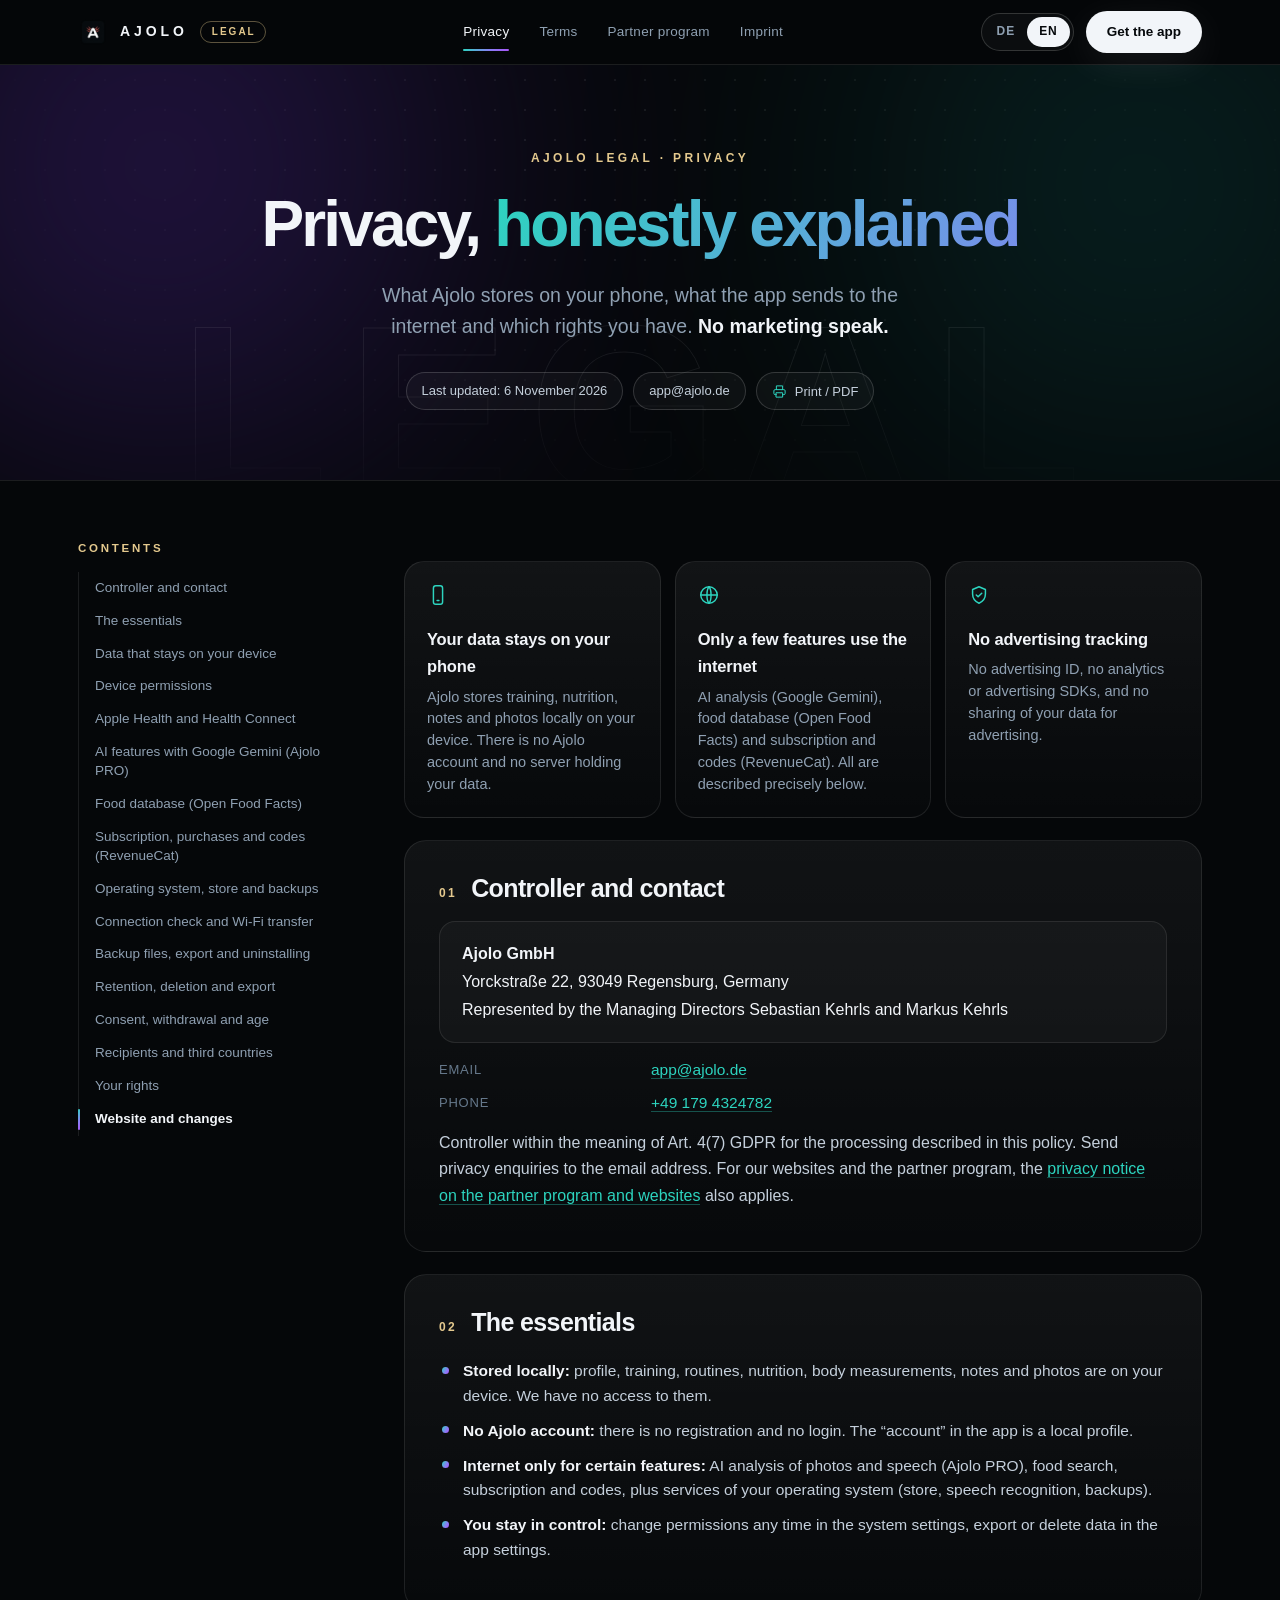
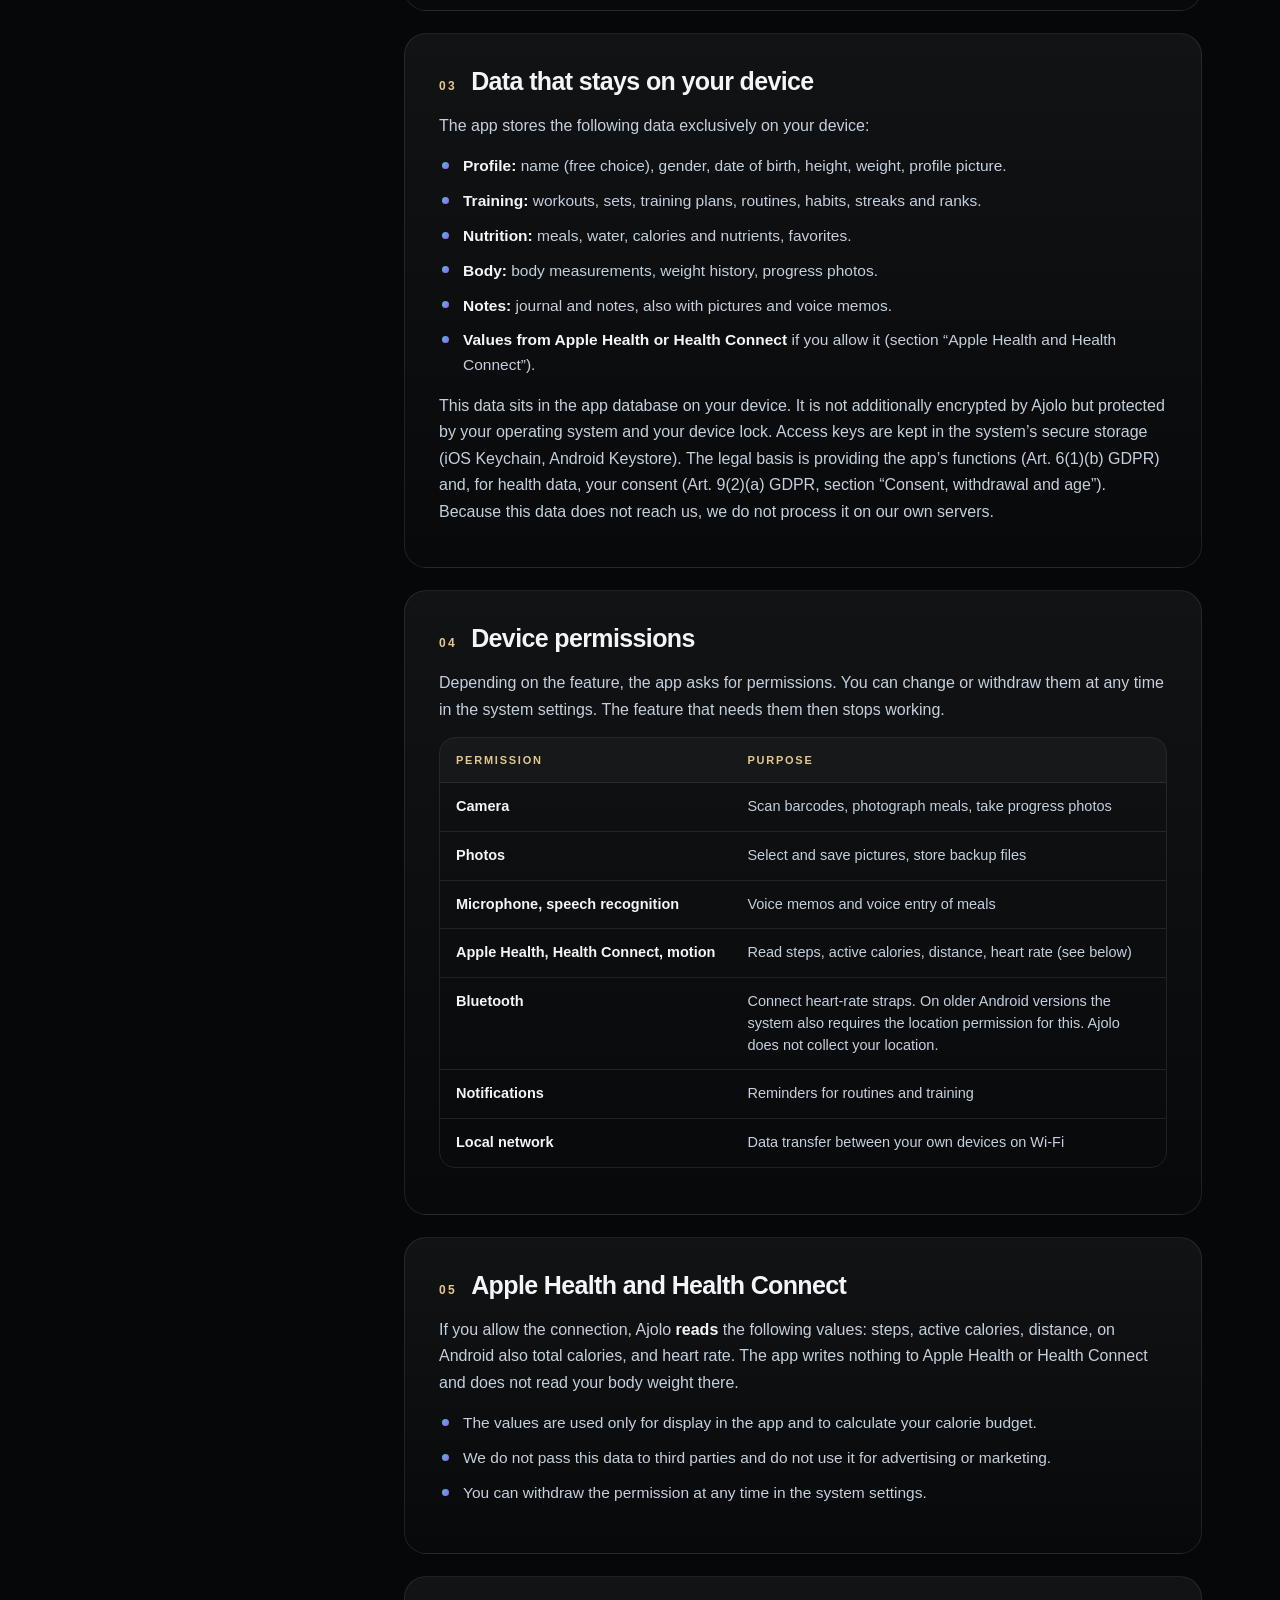
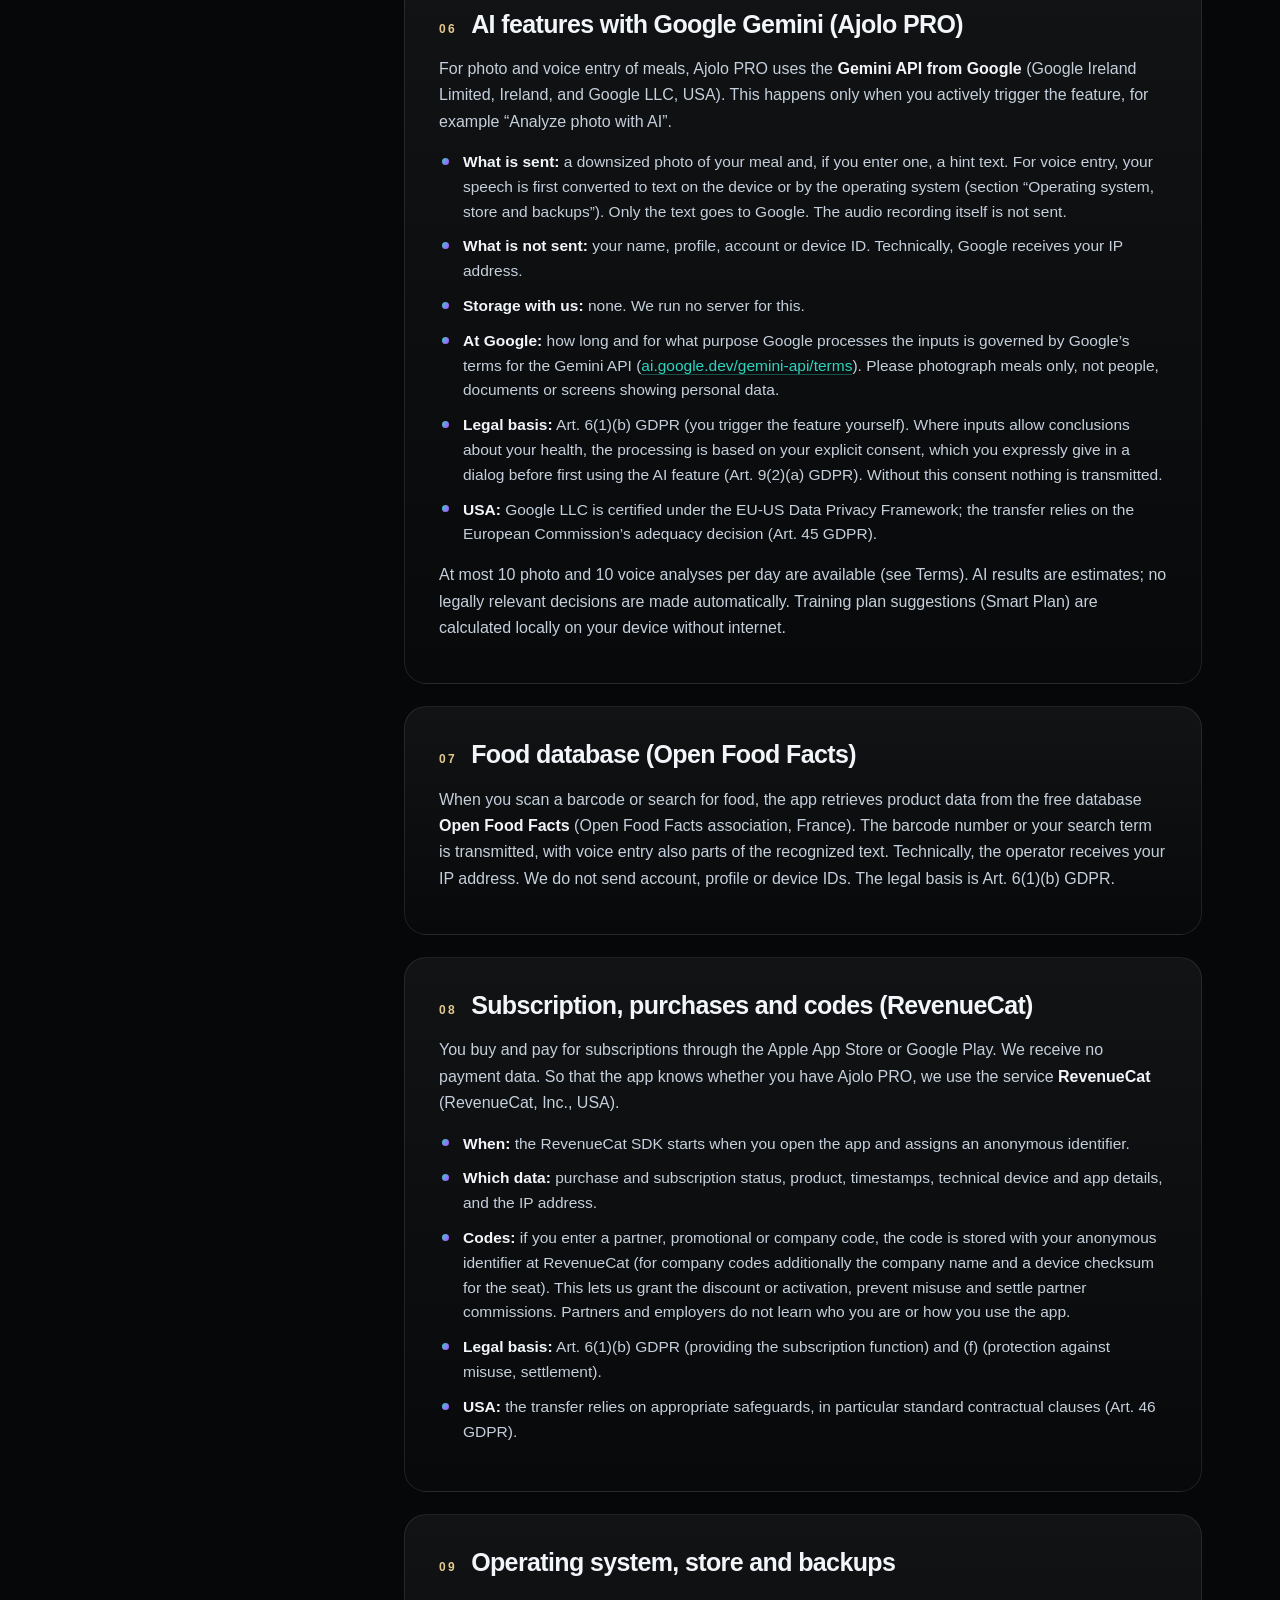
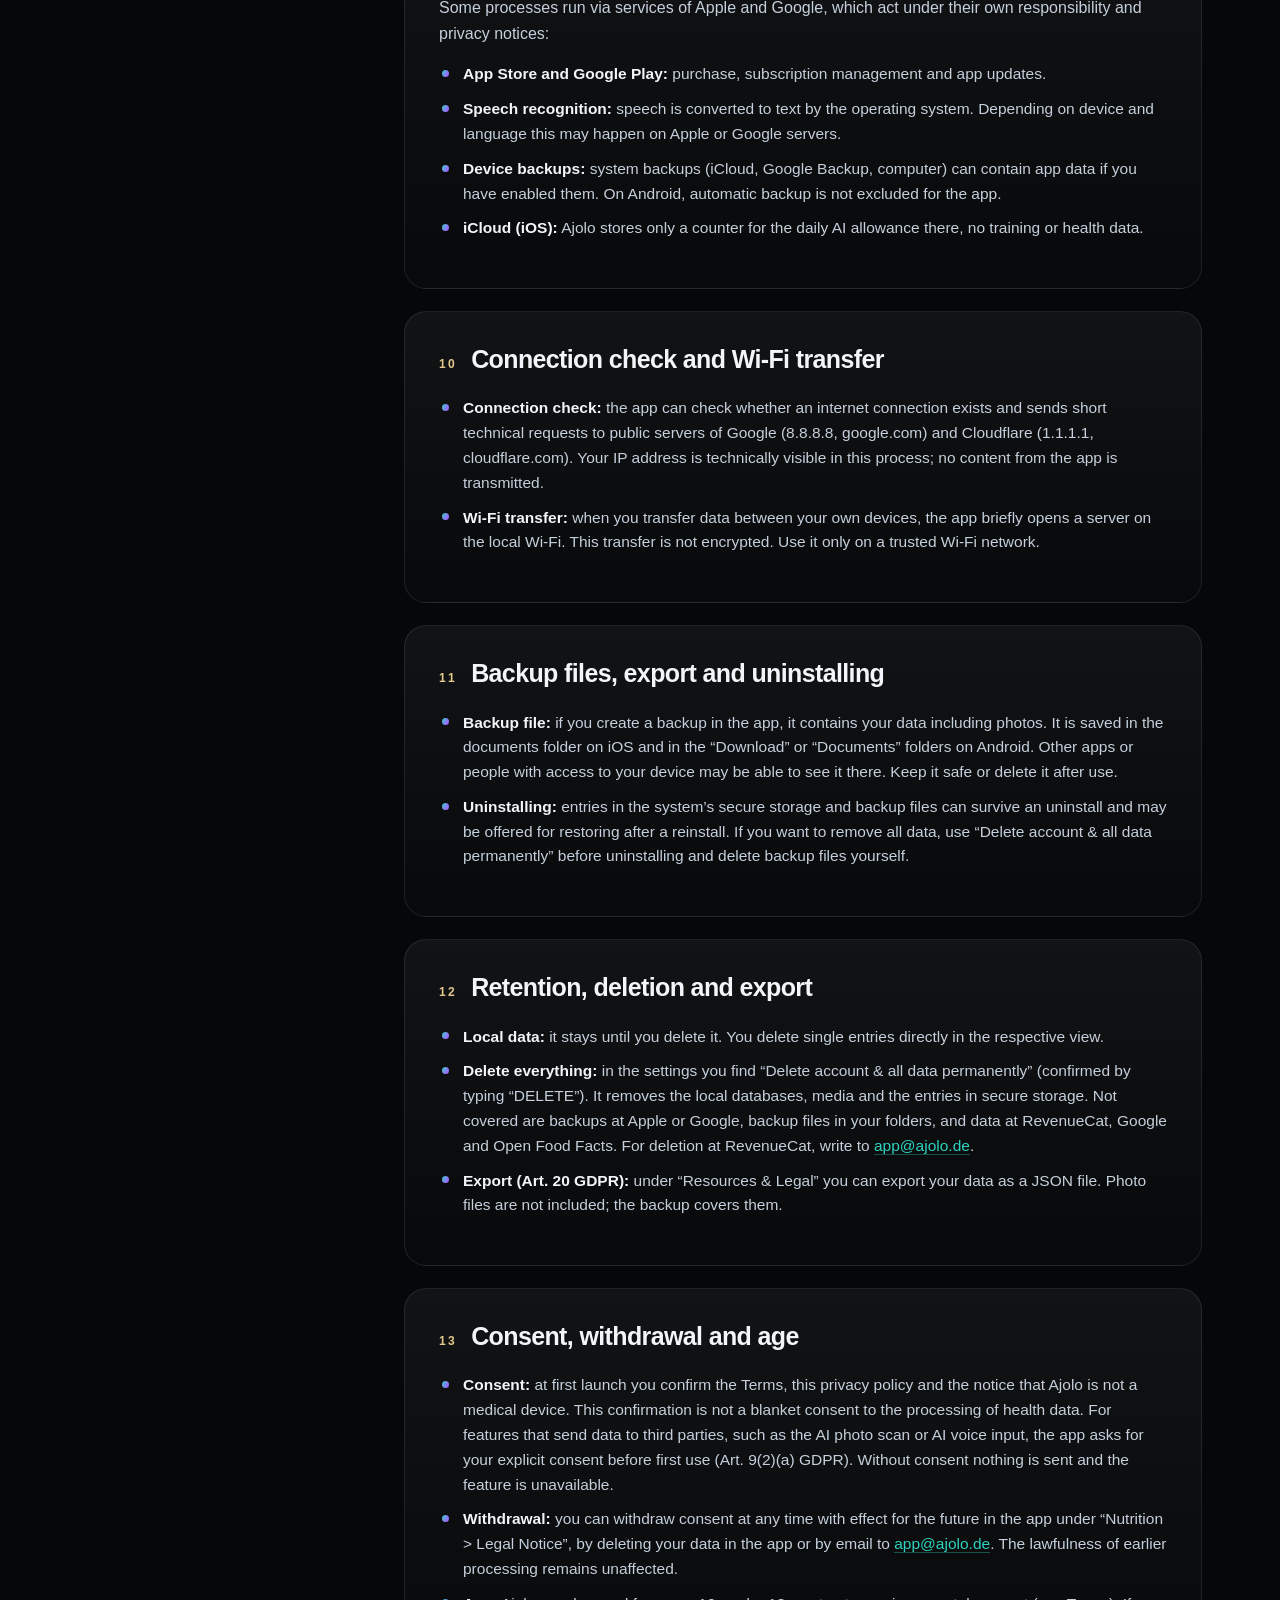
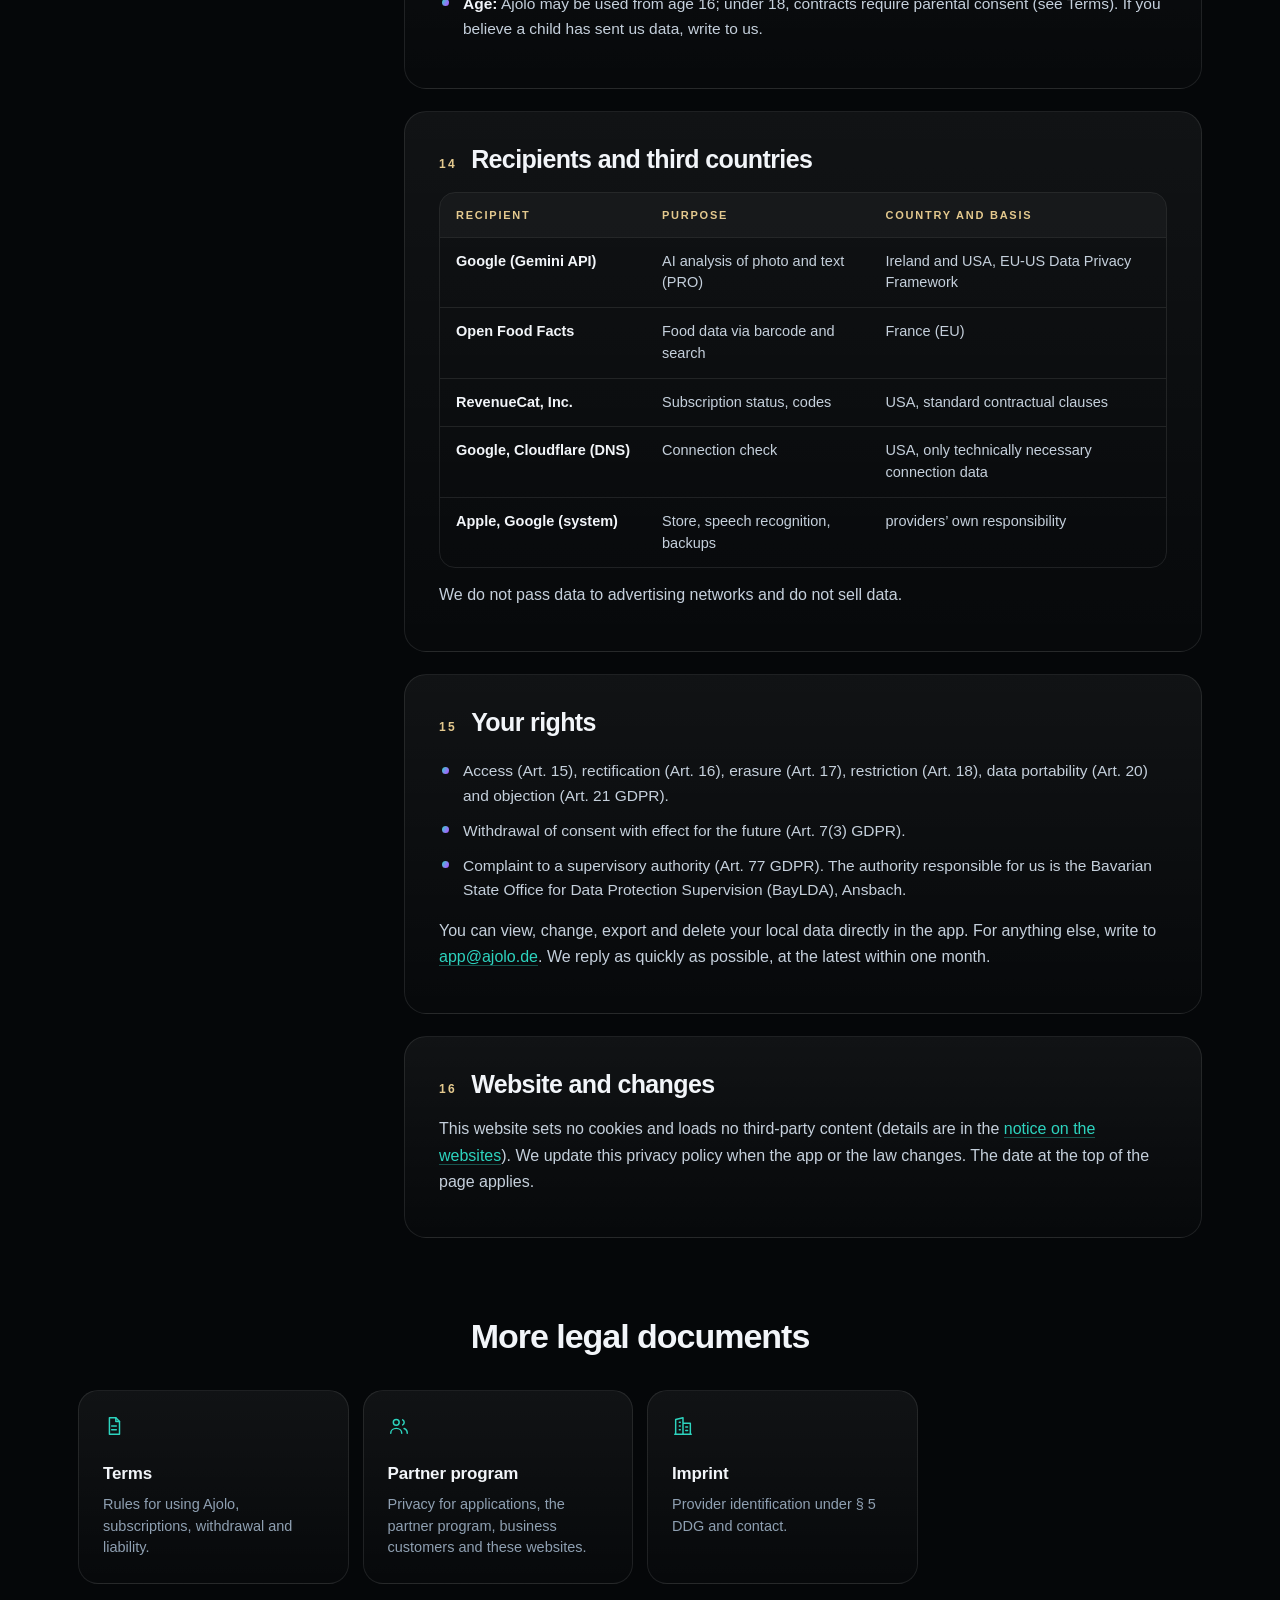
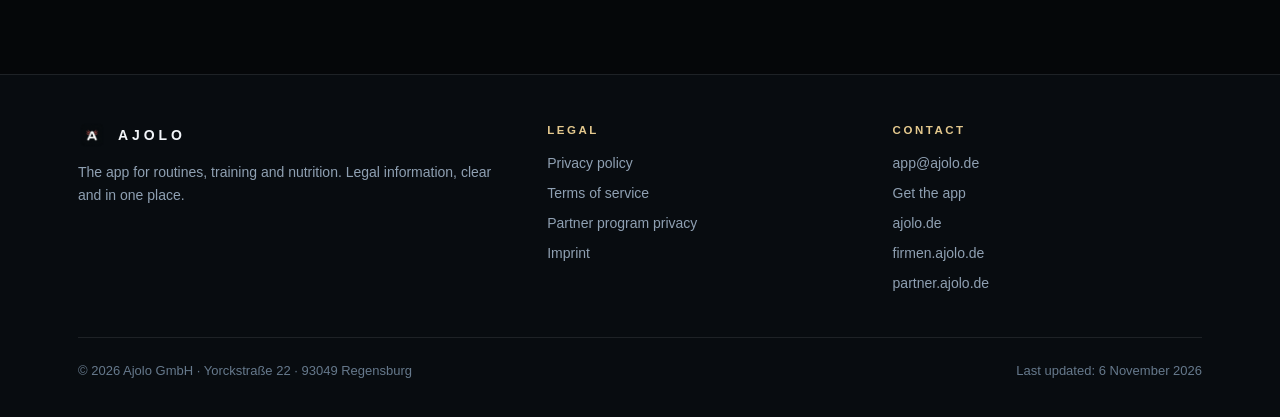
<file: privacy.html>
<!doctype html>
<html lang="de" data-lang="de" data-title-de="Datenschutzerklärung • Ajolo Legal" data-title-en="Privacy Policy • Ajolo Legal" data-desc-de="Datenschutzerklärung der Ajolo App: Was auf deinem Gerät bleibt, was ins Internet gesendet wird, an wen und welche Rechte du hast." data-desc-en="Privacy policy of the Ajolo app: what stays on your device, what is sent to the internet, to whom, and which rights you have.">
<head>
<meta charset="utf-8">
<meta name="viewport" content="width=device-width, initial-scale=1">
<title>Datenschutzerklärung • Ajolo Legal</title>
<meta name="description" content="Datenschutzerklärung der Ajolo App: Was auf deinem Gerät bleibt, was ins Internet gesendet wird, an wen und welche Rechte du hast.">
<meta name="robots" content="index, follow">
<meta name="theme-color" content="#050709">
<link rel="canonical" href="https://legal.ajolo.de/privacy.html">
<meta property="og:type" content="website">
<meta property="og:site_name" content="Ajolo Legal">
<meta property="og:title" content="Datenschutzerklärung • Ajolo Legal">
<meta property="og:description" content="Datenschutzerklärung der Ajolo App: Was auf deinem Gerät bleibt, was ins Internet gesendet wird, an wen und welche Rechte du hast.">
<meta property="og:url" content="https://legal.ajolo.de/privacy.html">
<meta property="og:image" content="https://legal.ajolo.de/assets/ajolo_app_icon.png">
<meta name="twitter:card" content="summary">
<link rel="icon" type="image/png" href="assets/ajolo_app_icon.png">
<link rel="stylesheet" href="assets/legal.css?v=20261106b">
<script>document.documentElement.classList.add('js')</script>
<noscript><style>.view[hidden]{display:block!important}.js .rv{opacity:1!important;transform:none!important}</style></noscript>
</head>
<body>
<a class="skip" href="#main">Zum Inhalt springen</a>
<div id="bar"></div><div id="cg"></div>
<svg width="0" height="0" style="position:absolute" aria-hidden="true"><defs>
<symbol id="i-shield" viewBox="0 0 24 24"><path d="M12 3l7 3v5c0 5-3.5 8.5-7 10-3.5-1.5-7-5-7-10V6l7-3z"/><path d="M9 12l2 2 4-4"/></symbol>
<symbol id="i-lock" viewBox="0 0 24 24"><rect x="5" y="11" width="14" height="9" rx="2"/><path d="M8 11V8a4 4 0 018 0v3"/></symbol>
<symbol id="i-doc" viewBox="0 0 24 24"><path d="M7 3h7l4 4v14H7z"/><path d="M14 3v4h4M9.5 12h5M9.5 16h5"/></symbol>
<symbol id="i-users" viewBox="0 0 24 24"><circle cx="9" cy="8" r="3.2"/><path d="M3 20c0-3.3 2.7-5.4 6-5.4s6 2.1 6 5.4"/><path d="M16 5.2a3.2 3.2 0 010 5.6M17.5 14.8c2.1.6 3.5 2.3 3.5 5.2"/></symbol>
<symbol id="i-building" viewBox="0 0 24 24"><path d="M4 21V5l8-2v18M12 9h8v12M3 21h18M8 8h1M8 12h1M8 16h1M15 13h2M15 17h2"/></symbol>
<symbol id="i-mail" viewBox="0 0 24 24"><rect x="3" y="5" width="18" height="14" rx="2"/><path d="M3 7l9 6 9-6"/></symbol>
<symbol id="i-print" viewBox="0 0 24 24"><path d="M7 9V3h10v6M7 17H5a2 2 0 01-2-2v-4a2 2 0 012-2h14a2 2 0 012 2v4a2 2 0 01-2 2h-2M7 14h10v7H7z"/></symbol>
<symbol id="i-phone" viewBox="0 0 24 24"><rect x="7" y="2" width="10" height="20" rx="2.5"/><path d="M11 18h2"/></symbol>
<symbol id="i-spark" viewBox="0 0 24 24"><path d="M12 3l1.8 5.2L19 10l-5.2 1.8L12 17l-1.8-5.2L5 10l5.2-1.8z"/><path d="M19 16l.7 1.8L21.5 18.5l-1.8.7L19 21l-.7-1.8-1.8-.7 1.8-.7z"/></symbol>
<symbol id="i-scale" viewBox="0 0 24 24"><path d="M12 3v18M7 21h10M5 7h14"/><path d="M5 7l-3 7a3.5 3.5 0 006 0zM19 7l-3 7a3.5 3.5 0 006 0z"/></symbol>
<symbol id="i-globe" viewBox="0 0 24 24"><circle cx="12" cy="12" r="9"/><path d="M3 12h18M12 3c3 3.2 3 14.8 0 18M12 3c-3 3.2-3 14.8 0 18"/></symbol>
<symbol id="i-check" viewBox="0 0 24 24"><path d="M5 12.5l4.5 4.5L19 7.5"/></symbol>
<symbol id="i-heart" viewBox="0 0 24 24"><path d="M12 20s-7-4.4-7-10a4 4 0 017-2.6A4 4 0 0119 10c0 5.6-7 10-7 10z"/></symbol>
</defs></svg>
<header><div class="wrap nav">
<a class="brand" href="index.html" aria-label="Ajolo Legal"><img src="assets/ajolo_app_icon.png" alt="" width="30" height="30"><span>AJOLO</span><span class="tag">LEGAL</span></a>
<nav class="links" aria-label="Rechtliches"><a href="privacy.html" aria-current="page"><span data-de="Datenschutz" data-en="Privacy">Datenschutz</span></a><a href="terms.html"><span data-de="AGB" data-en="Terms">AGB</span></a><a href="partner-datenschutz.html"><span data-de="Partnerprogramm" data-en="Partner program">Partnerprogramm</span></a><a href="imprint.html"><span data-de="Impressum" data-en="Imprint">Impressum</span></a></nav>
<div class="nav-r"><div class="lang" role="group" aria-label="Sprache / Language"><button type="button" data-l="de" aria-pressed="true">DE</button><button type="button" data-l="en" aria-pressed="false">EN</button></div>
<a class="btn btn-primary btn-sm" href="https://store.ajolo.de/" rel="noopener"><span data-de="App laden" data-en="Get the app">App laden</span></a></div>
</div></header>
<main id="main">
<div class="view" lang="de"><section class="hero"><div class="glow g1"></div><div class="glow g2"></div><div class="wm" aria-hidden="true">LEGAL</div><div class="wrap in-w"><span class="eyebrow">AJOLO LEGAL · DATENSCHUTZ</span><h1>Datenschutz, <span class="grad">ehrlich erklärt</span></h1><p class="lead">Was Ajolo auf deinem Handy speichert, was die App ins Internet sendet und welche Rechte du hast. <b>Ohne Marketing-Sprache.</b></p><div class="chips"><span class="chip">Stand: 06.11.2026</span><span class="chip"><a href="mailto:app@ajolo.de">app@ajolo.de</a></span><button class="chip" type="button" data-print><svg class="i"><use href="#i-print"/></svg><span>Drucken / PDF</span></button></div></div></section><div class="wrap doc-wrap"><aside class="toc"><nav aria-label="Inhalt"><span class="toc-t">Inhalt</span><ol><li><a href="#de-verantwortlicher">Verantwortlicher und Kontakt</a></li><li><a href="#de-kurz">Das Wichtigste in Kürze</a></li><li><a href="#de-lokal">Daten, die auf deinem Gerät bleiben</a></li><li><a href="#de-berechtigungen">Berechtigungen deines Geräts</a></li><li><a href="#de-health">Apple Health und Health Connect</a></li><li><a href="#de-ki">KI-Funktionen mit Google Gemini (Ajolo PRO)</a></li><li><a href="#de-lebensmittel">Lebensmitteldatenbank (Open Food Facts)</a></li><li><a href="#de-abo">Abo, Käufe und Codes (RevenueCat)</a></li><li><a href="#de-system">Betriebssystem, Store und Sicherungen</a></li><li><a href="#de-verbindung">Verbindungsprüfung und WLAN-Übertragung</a></li><li><a href="#de-sicherung">Sicherungsdateien, Export und Deinstallation</a></li><li><a href="#de-dauer">Speicherdauer, Löschen und Export</a></li><li><a href="#de-einwilligung">Einwilligung, Widerruf und Alter</a></li><li><a href="#de-empfaenger">Empfänger und Drittländer</a></li><li><a href="#de-rechte">Deine Rechte</a></li><li><a href="#de-aenderungen">Webseite und Änderungen</a></li></ol></nav></aside><div class="doc"><details class="toc-m"><summary>Inhalt</summary><ol><li><a href="#de-verantwortlicher">Verantwortlicher und Kontakt</a></li><li><a href="#de-kurz">Das Wichtigste in Kürze</a></li><li><a href="#de-lokal">Daten, die auf deinem Gerät bleiben</a></li><li><a href="#de-berechtigungen">Berechtigungen deines Geräts</a></li><li><a href="#de-health">Apple Health und Health Connect</a></li><li><a href="#de-ki">KI-Funktionen mit Google Gemini (Ajolo PRO)</a></li><li><a href="#de-lebensmittel">Lebensmitteldatenbank (Open Food Facts)</a></li><li><a href="#de-abo">Abo, Käufe und Codes (RevenueCat)</a></li><li><a href="#de-system">Betriebssystem, Store und Sicherungen</a></li><li><a href="#de-verbindung">Verbindungsprüfung und WLAN-Übertragung</a></li><li><a href="#de-sicherung">Sicherungsdateien, Export und Deinstallation</a></li><li><a href="#de-dauer">Speicherdauer, Löschen und Export</a></li><li><a href="#de-einwilligung">Einwilligung, Widerruf und Alter</a></li><li><a href="#de-empfaenger">Empfänger und Drittländer</a></li><li><a href="#de-rechte">Deine Rechte</a></li><li><a href="#de-aenderungen">Webseite und Änderungen</a></li></ol></details><div class="glance"><div class="gl sp rv"><div class="ic"><svg class="i"><use href="#i-phone"/></svg></div><h3>Deine Daten bleiben auf dem Handy</h3><p>Training, Ernährung, Notizen und Fotos speichert Ajolo lokal auf deinem Gerät. Ein Ajolo-Konto und eigene Server mit deinen Daten gibt es nicht.</p></div><div class="gl sp rv"><div class="ic"><svg class="i"><use href="#i-globe"/></svg></div><h3>Nur wenige Funktionen nutzen das Internet</h3><p>KI-Auswertung (Google Gemini), Lebensmitteldatenbank (Open Food Facts) sowie Abo und Codes (RevenueCat). Alle sind unten genau beschrieben.</p></div><div class="gl sp rv"><div class="ic"><svg class="i"><use href="#i-shield"/></svg></div><h3>Kein Werbe-Tracking</h3><p>Keine Werbe-ID, keine Analyse- oder Werbe-SDKs und keine Weitergabe deiner Daten zu Werbezwecken.</p></div></div><section class="sec sp rv" id="de-verantwortlicher"><h2><span class="n">01</span><span>Verantwortlicher und Kontakt</span></h2>
<div class="addr"><b>Ajolo GmbH</b><br>Yorckstraße 22, 93049 Regensburg, Deutschland<br>Vertreten durch die Geschäftsführer Sebastian Kehrls und Markus Kehrls</div>
<dl class="kv"><dt>E-Mail</dt><dd><a href="mailto:app@ajolo.de">app@ajolo.de</a></dd><dt>Telefon</dt><dd><a href="tel:+491794324782">+49 179 4324782</a></dd></dl>
<p>Verantwortlicher im Sinne von Art. 4 Nr. 7 DSGVO für die Verarbeitungen, die diese Erklärung beschreibt. Anfragen zum Datenschutz richtest du an die E-Mail-Adresse. Für unsere Webseiten und das Partnerprogramm gilt zusätzlich die <a href="partner-datenschutz.html">Datenschutzerklärung zum Partnerprogramm und zu den Webseiten</a>.</p></section><section class="sec sp rv" id="de-kurz"><h2><span class="n">02</span><span>Das Wichtigste in Kürze</span></h2>
<ul>
<li><b>Lokal gespeichert:</b> Profil, Training, Routinen, Ernährung, Körpermaße, Notizen und Fotos liegen auf deinem Gerät. Wir haben darauf keinen Zugriff.</li>
<li><b>Kein Ajolo-Konto:</b> Es gibt keine Registrierung und keinen Login. Das „Konto“ in der App ist ein lokales Profil.</li>
<li><b>Internet nur für bestimmte Funktionen:</b> KI-Auswertung von Fotos und Sprache (Ajolo PRO), Lebensmittelsuche, Abo und Codes, außerdem Dienste deines Betriebssystems (Store, Spracherkennung, Backups).</li>
<li><b>Du behältst die Kontrolle:</b> Berechtigungen änderst du jederzeit in den Systemeinstellungen, Daten exportierst oder löschst du in den Einstellungen der App.</li>
</ul></section><section class="sec sp rv" id="de-lokal"><h2><span class="n">03</span><span>Daten, die auf deinem Gerät bleiben</span></h2>
<p>Die App speichert folgende Daten ausschließlich lokal auf deinem Gerät:</p>
<ul>
<li><b>Profil:</b> Name (frei wählbar), Geschlecht, Geburtsdatum, Größe, Gewicht, Profilbild.</li>
<li><b>Training:</b> Workouts, Sätze, Trainingspläne, Routinen, Gewohnheiten, Streaks und Ränge.</li>
<li><b>Ernährung:</b> Mahlzeiten, Wasser, Kalorien- und Nährwerte, Favoriten.</li>
<li><b>Körper:</b> Körpermaße, Gewichtsverlauf, Fortschrittsfotos.</li>
<li><b>Notizen:</b> Journal und Notizen, auch mit Bildern und Sprachmemos.</li>
<li><b>Werte aus Apple Health oder Health Connect,</b> wenn du das erlaubst (Abschnitt „Apple Health und Health Connect“).</li>
</ul>
<p>Diese Daten liegen in der App-Datenbank auf deinem Gerät. Sie sind nicht zusätzlich durch Ajolo verschlüsselt, sondern durch den Schutz deines Betriebssystems und deine Gerätesperre geschützt. Zugangsschlüssel liegen im sicheren Speicher des Systems (iOS Keychain, Android Keystore). Rechtsgrundlage ist die Bereitstellung der App-Funktionen (Art. 6 Abs. 1 lit. b DSGVO), für Gesundheitsdaten deine Einwilligung (Art. 9 Abs. 2 lit. a DSGVO, Abschnitt „Einwilligung und Widerruf“). Weil diese Daten nicht zu uns gelangen, verarbeiten wir sie nicht auf eigenen Servern.</p></section><section class="sec sp rv" id="de-berechtigungen"><h2><span class="n">04</span><span>Berechtigungen deines Geräts</span></h2>
<p>Je nach Funktion fragt die App Berechtigungen ab. Du kannst sie jederzeit in den Systemeinstellungen ändern oder entziehen. Die Funktion, die sie braucht, ist dann nicht mehr nutzbar.</p>
<div class="tbl-w"><table class="tbl"><thead><tr><th>Berechtigung</th><th>Wofür</th></tr></thead><tbody>
<tr><td>Kamera</td><td>Barcodes scannen, Mahlzeiten fotografieren, Fortschrittsfotos aufnehmen</td></tr>
<tr><td>Fotos</td><td>Bilder auswählen und speichern, Sicherungsdateien ablegen</td></tr>
<tr><td>Mikrofon, Spracherkennung</td><td>Sprachmemos und Spracheingabe von Mahlzeiten</td></tr>
<tr><td>Apple Health, Health Connect, Bewegung</td><td>Schritte, Aktivkalorien, Distanz, Herzfrequenz lesen (Abschnitt unten)</td></tr>
<tr><td>Bluetooth</td><td>Herzfrequenzgurte verbinden. Auf älteren Android-Versionen verlangt das System dafür auch die Standortfreigabe. Ajolo erfasst keinen Standort.</td></tr>
<tr><td>Benachrichtigungen</td><td>Erinnerungen an Routinen und Training</td></tr>
<tr><td>Lokales Netzwerk</td><td>Datenübertragung zwischen deinen eigenen Geräten im WLAN</td></tr>
</tbody></table></div></section><section class="sec sp rv" id="de-health"><h2><span class="n">05</span><span>Apple Health und Health Connect</span></h2>
<p>Wenn du die Verbindung erlaubst, <b>liest</b> Ajolo folgende Werte: Schritte, Aktivkalorien, Distanz, unter Android auch Gesamtkalorien, sowie die Herzfrequenz. Die App schreibt nichts in Apple Health oder Health Connect und liest dein Körpergewicht dort nicht aus.</p>
<ul>
<li>Die Werte dienen nur der Anzeige in der App und der Berechnung deines Kalorienbudgets.</li>
<li>Wir geben diese Daten nicht an Dritte weiter und nutzen sie weder für Werbung noch für Marketing.</li>
<li>Du kannst die Berechtigung jederzeit in den Systemeinstellungen entziehen.</li>
</ul></section><section class="sec sp rv" id="de-ki"><h2><span class="n">06</span><span>KI-Funktionen mit Google Gemini (Ajolo PRO)</span></h2>
<p>Für die Foto- und Spracheingabe von Mahlzeiten nutzt Ajolo PRO die <b>Gemini API von Google</b> (Google Ireland Limited, Irland, und Google LLC, USA). Das passiert nur, wenn du die Funktion aktiv auslöst, zum Beispiel mit „Foto mit KI analysieren“.</p>
<ul>
<li><b>Was gesendet wird:</b> ein verkleinertes Foto deiner Mahlzeit und, falls du es eingibst, ein Hinweistext. Bei der Spracheingabe wird deine Sprache zuerst auf dem Gerät bzw. durch das Betriebssystem in Text umgewandelt (Abschnitt „Betriebssystem, Store und Sicherungen“). Nur der Text geht an Google. Die Audioaufnahme selbst wird nicht gesendet.</li>
<li><b>Was nicht gesendet wird:</b> dein Name, Profil, Konto- oder Geräte-ID. Technisch bedingt erhält Google deine IP-Adresse.</li>
<li><b>Speicherung bei uns:</b> keine. Wir betreiben dafür keinen eigenen Server.</li>
<li><b>Bei Google:</b> Wie lange und wozu Google die Eingaben verarbeitet, richtet sich nach den Bedingungen von Google für die Gemini API (<a href="https://ai.google.dev/gemini-api/terms" rel="noopener">ai.google.dev/gemini-api/terms</a>). Fotografiere bitte nur Mahlzeiten, keine Personen, Dokumente oder Bildschirme mit persönlichen Daten.</li>
<li><b>Rechtsgrundlage:</b> Art. 6 Abs. 1 lit. b DSGVO (du löst die Funktion selbst aus). Soweit die Eingaben Rückschlüsse auf deine Gesundheit zulassen, beruht die Verarbeitung auf deiner ausdrücklichen Einwilligung, die du in einem Dialog vor der ersten Nutzung der KI-Funktion ausdrücklich erteilst (Art. 9 Abs. 2 lit. a DSGVO). Ohne diese Einwilligung wird nichts übermittelt.</li>
<li><b>USA:</b> Google LLC ist nach dem EU-US Data Privacy Framework zertifiziert, die Übermittlung stützt sich auf den Angemessenheitsbeschluss der EU-Kommission (Art. 45 DSGVO).</li>
</ul>
<p>Pro Tag stehen höchstens 10 Foto- und 10 Sprach-Auswertungen zur Verfügung (siehe AGB). KI-Ergebnisse sind Schätzungen, rechtlich relevante Entscheidungen werden dadurch nicht automatisiert getroffen. Die Vorschläge für Trainingspläne (Smart-Plan) werden lokal auf deinem Gerät berechnet, ohne Internet.</p></section><section class="sec sp rv" id="de-lebensmittel"><h2><span class="n">07</span><span>Lebensmitteldatenbank (Open Food Facts)</span></h2>
<p>Beim Scannen eines Barcodes oder bei der Lebensmittelsuche ruft die App Produktdaten aus der freien Datenbank <b>Open Food Facts</b> ab (Open Food Facts association, Frankreich). Übertragen werden die Barcode-Nummer bzw. dein Suchbegriff, bei Spracheingabe auch Teile des erkannten Textes. Technisch bedingt erhält der Betreiber deine IP-Adresse. Konto-, Profil- oder Geräte-IDs senden wir nicht. Rechtsgrundlage ist Art. 6 Abs. 1 lit. b DSGVO.</p></section><section class="sec sp rv" id="de-abo"><h2><span class="n">08</span><span>Abo, Käufe und Codes (RevenueCat)</span></h2>
<p>Abos kaufst und bezahlst du über den Apple App Store oder Google Play. Wir erhalten keine Zahlungsdaten. Damit die App erkennt, ob du Ajolo PRO hast, nutzen wir den Dienst <b>RevenueCat</b> (RevenueCat, Inc., USA).</p>
<ul>
<li><b>Wann:</b> Das RevenueCat-SDK startet beim Öffnen der App und vergibt eine anonyme Kennung.</li>
<li><b>Welche Daten:</b> Kauf- und Abo-Status, Produkt, Zeitpunkte, technische Geräte- und App-Angaben sowie die IP-Adresse.</li>
<li><b>Codes:</b> Gibst du einen Partner-, Aktions- oder Firmencode ein, wird der Code zusammen mit deiner anonymen Kennung bei RevenueCat gespeichert (bei Firmencodes zusätzlich der Name des Unternehmens und eine Geräte-Prüfsumme für den Platz). So können wir den Rabatt oder die Freischaltung gewähren, Missbrauch verhindern und Partner-Provisionen abrechnen. Partner und Arbeitgeber erfahren nicht, wer du bist oder wie du die App nutzt.</li>
<li><b>Rechtsgrundlage:</b> Art. 6 Abs. 1 lit. b DSGVO (Bereitstellung der Abo-Funktion) und lit. f (Schutz vor Missbrauch, Abrechnung).</li>
<li><b>USA:</b> Die Übermittlung stützt sich auf geeignete Garantien, insbesondere Standardvertragsklauseln (Art. 46 DSGVO).</li>
</ul></section><section class="sec sp rv" id="de-system"><h2><span class="n">09</span><span>Betriebssystem, Store und Sicherungen</span></h2>
<p>Einige Vorgänge laufen über Dienste von Apple und Google, die in eigener Verantwortung nach deren Datenschutzhinweisen handeln:</p>
<ul>
<li><b>App Store und Google Play:</b> Kauf, Abo-Verwaltung und App-Updates.</li>
<li><b>Spracherkennung:</b> Sprache wird vom Betriebssystem in Text umgewandelt. Je nach Gerät und Sprache kann das auf Servern von Apple oder Google geschehen.</li>
<li><b>Geräte-Backups:</b> Systemsicherungen (iCloud, Google Backup, Computer) können App-Daten enthalten, wenn du sie eingeschaltet hast. Unter Android ist die automatische Sicherung in der App nicht ausgeschlossen.</li>
<li><b>iCloud (iOS):</b> Ajolo legt dort nur einen Zähler für das tägliche KI-Kontingent ab, keine Trainings- oder Gesundheitsdaten.</li>
</ul></section><section class="sec sp rv" id="de-verbindung"><h2><span class="n">10</span><span>Verbindungsprüfung und WLAN-Übertragung</span></h2>
<ul>
<li><b>Verbindungsprüfung:</b> Die App kann prüfen, ob eine Internetverbindung besteht, und sendet dafür kurze technische Anfragen an öffentliche Server von Google (8.8.8.8, google.com) und Cloudflare (1.1.1.1, cloudflare.com). Dabei wird technisch deine IP-Adresse sichtbar, Inhalte aus der App werden nicht übertragen.</li>
<li><b>WLAN-Übertragung:</b> Wenn du Daten zwischen deinen eigenen Geräten überträgst, öffnet die App kurzzeitig einen Server im lokalen WLAN. Diese Übertragung ist nicht verschlüsselt. Nutze sie nur in einem vertrauenswürdigen WLAN.</li>
</ul></section><section class="sec sp rv" id="de-sicherung"><h2><span class="n">11</span><span>Sicherungsdateien, Export und Deinstallation</span></h2>
<ul>
<li><b>Sicherungsdatei (Backup):</b> Wenn du in der App ein Backup erstellst, enthält es deine Daten einschließlich Fotos. Es wird unter iOS im Dokumentenordner und unter Android in den Ordnern „Download“ bzw. „Documents“ abgelegt. Andere Apps oder Personen mit Zugriff auf dein Gerät können es dort eventuell sehen. Bewahre es sicher auf oder lösche es nach der Nutzung.</li>
<li><b>Deinstallation:</b> Einträge im sicheren Speicher des Systems und Sicherungsdateien können eine Deinstallation überstehen und bei einer Neuinstallation zur Wiederherstellung angeboten werden. Willst du alle Daten entfernen, nutze vor der Deinstallation „Konto &amp; alle Daten unwiderruflich löschen“ und lösche Sicherungsdateien selbst.</li>
</ul></section><section class="sec sp rv" id="de-dauer"><h2><span class="n">12</span><span>Speicherdauer, Löschen und Export</span></h2>
<ul>
<li><b>Lokale Daten:</b> Sie bleiben, bis du sie löschst. Einzelne Einträge löschst du direkt in der jeweiligen Ansicht.</li>
<li><b>Alles löschen:</b> In den Einstellungen findest du „Konto &amp; alle Daten unwiderruflich löschen“ (Bestätigung durch Eingabe von „DELETE“). Das entfernt die lokalen Datenbanken, Medien und die Einträge im sicheren Speicher. Nicht erfasst sind Sicherungen bei Apple oder Google, Sicherungsdateien in deinen Ordnern sowie Daten bei RevenueCat, Google und Open Food Facts. Schreib uns für eine Löschung bei RevenueCat an <a href="mailto:app@ajolo.de">app@ajolo.de</a>.</li>
<li><b>Export (Art. 20 DSGVO):</b> Unter „Ressourcen &amp; Rechtliches“ kannst du deine Daten als JSON-Datei exportieren. Fotodateien sind darin nicht enthalten, sie sichert das Backup.</li>
</ul></section><section class="sec sp rv" id="de-einwilligung"><h2><span class="n">13</span><span>Einwilligung, Widerruf und Alter</span></h2>
<ul>
<li><b>Einwilligung:</b> Beim ersten Start bestätigst du die AGB, diese Datenschutzerklärung und den Hinweis, dass Ajolo kein Medizinprodukt ist. Diese Bestätigung ist keine pauschale Einwilligung in die Verarbeitung von Gesundheitsdaten. Für Funktionen mit Übermittlung an Dritte, etwa den KI-Foto-Scan oder die KI-Spracheingabe, fragt die App vor der ersten Nutzung ausdrücklich nach deiner Einwilligung (Art. 9 Abs. 2 lit. a DSGVO). Ohne Einwilligung wird nichts gesendet und die Funktion ist nicht nutzbar.</li>
<li><b>Widerruf:</b> Du kannst die Einwilligung jederzeit mit Wirkung für die Zukunft widerrufen, in der App unter „Ernährung &gt; Rechtliche Hinweise“, durch Löschen deiner Daten in der App oder per E-Mail an <a href="mailto:app@ajolo.de">app@ajolo.de</a>. Die Rechtmäßigkeit der bisherigen Verarbeitung bleibt unberührt.</li>
<li><b>Alter:</b> Ajolo ist ab 16 Jahren gestattet, unter 18 Jahren braucht es für Verträge die Zustimmung der Eltern (siehe AGB). Wenn du glaubst, dass ein Kind uns Daten übermittelt hat, schreib uns.</li>
</ul></section><section class="sec sp rv" id="de-empfaenger"><h2><span class="n">14</span><span>Empfänger und Drittländer</span></h2>
<div class="tbl-w"><table class="tbl"><thead><tr><th>Empfänger</th><th>Wofür</th><th>Land und Grundlage</th></tr></thead><tbody>
<tr><td>Google (Gemini API)</td><td>KI-Auswertung von Foto und Text (PRO)</td><td>Irland und USA, EU-US Data Privacy Framework</td></tr>
<tr><td>Open Food Facts</td><td>Lebensmitteldaten per Barcode und Suche</td><td>Frankreich (EU)</td></tr>
<tr><td>RevenueCat, Inc.</td><td>Abo-Status, Codes</td><td>USA, Standardvertragsklauseln</td></tr>
<tr><td>Google, Cloudflare (DNS)</td><td>Verbindungsprüfung</td><td>USA, nur technisch notwendige Verbindungsdaten</td></tr>
<tr><td>Apple, Google (System)</td><td>Store, Spracherkennung, Backups</td><td>eigene Verantwortung der Anbieter</td></tr>
</tbody></table></div>
<p>Wir geben keine Daten an Werbenetzwerke weiter und verkaufen keine Daten.</p></section><section class="sec sp rv" id="de-rechte"><h2><span class="n">15</span><span>Deine Rechte</span></h2>
<ul>
<li>Auskunft (Art. 15), Berichtigung (Art. 16), Löschung (Art. 17), Einschränkung (Art. 18), Datenübertragbarkeit (Art. 20) und Widerspruch (Art. 21 DSGVO).</li>
<li>Widerruf einer Einwilligung mit Wirkung für die Zukunft (Art. 7 Abs. 3 DSGVO).</li>
<li>Beschwerde bei einer Aufsichtsbehörde (Art. 77 DSGVO). Für uns zuständig ist das Bayerische Landesamt für Datenschutzaufsicht (BayLDA), Ansbach.</li>
</ul>
<p>Deine lokalen Daten kannst du direkt in der App ansehen, ändern, exportieren und löschen. Für alles andere schreib an <a href="mailto:app@ajolo.de">app@ajolo.de</a>. Wir antworten so schnell wie möglich, spätestens innerhalb eines Monats.</p></section><section class="sec sp rv" id="de-aenderungen"><h2><span class="n">16</span><span>Webseite und Änderungen</span></h2>
<p>Diese Webseite setzt keine Cookies und lädt keine Inhalte von Dritten nach (Einzelheiten stehen in der <a href="partner-datenschutz.html">Erklärung zu den Webseiten</a>). Wir passen diese Datenschutzerklärung an, wenn sich die App oder die Rechtslage ändert. Es gilt der Stand oben auf der Seite.</p></section></div></div><section class="more"><div class="wrap"><h2>Weitere Rechtstexte</h2><div class="cards"><a class="card sp rv" href="terms.html"><div class="ic"><svg class="i"><use href="#i-doc"/></svg></div><h3>AGB</h3><p>Regeln für die Nutzung von Ajolo, Abos, Widerruf und Haftung.</p></a><a class="card sp rv" href="partner-datenschutz.html"><div class="ic"><svg class="i"><use href="#i-users"/></svg></div><h3>Partnerprogramm</h3><p>Datenschutz für Bewerbung, Partnerprogramm, Firmenkunden und diese Webseiten.</p></a><a class="card sp rv" href="imprint.html"><div class="ic"><svg class="i"><use href="#i-building"/></svg></div><h3>Impressum</h3><p>Anbieterkennzeichnung nach § 5 DDG und Kontakt.</p></a></div></div></section></div>
<div class="view" lang="en" hidden><section class="hero"><div class="glow g1"></div><div class="glow g2"></div><div class="wm" aria-hidden="true">LEGAL</div><div class="wrap in-w"><span class="eyebrow">AJOLO LEGAL · PRIVACY</span><h1>Privacy, <span class="grad">honestly explained</span></h1><p class="lead">What Ajolo stores on your phone, what the app sends to the internet and which rights you have. <b>No marketing speak.</b></p><div class="chips"><span class="chip">Last updated: 6 November 2026</span><span class="chip"><a href="mailto:app@ajolo.de">app@ajolo.de</a></span><button class="chip" type="button" data-print><svg class="i"><use href="#i-print"/></svg><span>Print / PDF</span></button></div></div></section><div class="wrap doc-wrap"><aside class="toc"><nav aria-label="Contents"><span class="toc-t">Contents</span><ol><li><a href="#en-verantwortlicher">Controller and contact</a></li><li><a href="#en-kurz">The essentials</a></li><li><a href="#en-lokal">Data that stays on your device</a></li><li><a href="#en-berechtigungen">Device permissions</a></li><li><a href="#en-health">Apple Health and Health Connect</a></li><li><a href="#en-ki">AI features with Google Gemini (Ajolo PRO)</a></li><li><a href="#en-lebensmittel">Food database (Open Food Facts)</a></li><li><a href="#en-abo">Subscription, purchases and codes (RevenueCat)</a></li><li><a href="#en-system">Operating system, store and backups</a></li><li><a href="#en-verbindung">Connection check and Wi-Fi transfer</a></li><li><a href="#en-sicherung">Backup files, export and uninstalling</a></li><li><a href="#en-dauer">Retention, deletion and export</a></li><li><a href="#en-einwilligung">Consent, withdrawal and age</a></li><li><a href="#en-empfaenger">Recipients and third countries</a></li><li><a href="#en-rechte">Your rights</a></li><li><a href="#en-aenderungen">Website and changes</a></li></ol></nav></aside><div class="doc"><details class="toc-m"><summary>Contents</summary><ol><li><a href="#en-verantwortlicher">Controller and contact</a></li><li><a href="#en-kurz">The essentials</a></li><li><a href="#en-lokal">Data that stays on your device</a></li><li><a href="#en-berechtigungen">Device permissions</a></li><li><a href="#en-health">Apple Health and Health Connect</a></li><li><a href="#en-ki">AI features with Google Gemini (Ajolo PRO)</a></li><li><a href="#en-lebensmittel">Food database (Open Food Facts)</a></li><li><a href="#en-abo">Subscription, purchases and codes (RevenueCat)</a></li><li><a href="#en-system">Operating system, store and backups</a></li><li><a href="#en-verbindung">Connection check and Wi-Fi transfer</a></li><li><a href="#en-sicherung">Backup files, export and uninstalling</a></li><li><a href="#en-dauer">Retention, deletion and export</a></li><li><a href="#en-einwilligung">Consent, withdrawal and age</a></li><li><a href="#en-empfaenger">Recipients and third countries</a></li><li><a href="#en-rechte">Your rights</a></li><li><a href="#en-aenderungen">Website and changes</a></li></ol></details><div class="glance"><div class="gl sp rv"><div class="ic"><svg class="i"><use href="#i-phone"/></svg></div><h3>Your data stays on your phone</h3><p>Ajolo stores training, nutrition, notes and photos locally on your device. There is no Ajolo account and no server holding your data.</p></div><div class="gl sp rv"><div class="ic"><svg class="i"><use href="#i-globe"/></svg></div><h3>Only a few features use the internet</h3><p>AI analysis (Google Gemini), food database (Open Food Facts) and subscription and codes (RevenueCat). All are described precisely below.</p></div><div class="gl sp rv"><div class="ic"><svg class="i"><use href="#i-shield"/></svg></div><h3>No advertising tracking</h3><p>No advertising ID, no analytics or advertising SDKs, and no sharing of your data for advertising.</p></div></div><section class="sec sp rv" id="en-verantwortlicher"><h2><span class="n">01</span><span>Controller and contact</span></h2>
<div class="addr"><b>Ajolo GmbH</b><br>Yorckstraße 22, 93049 Regensburg, Germany<br>Represented by the Managing Directors Sebastian Kehrls and Markus Kehrls</div>
<dl class="kv"><dt>Email</dt><dd><a href="mailto:app@ajolo.de">app@ajolo.de</a></dd><dt>Phone</dt><dd><a href="tel:+491794324782">+49 179 4324782</a></dd></dl>
<p>Controller within the meaning of Art. 4(7) GDPR for the processing described in this policy. Send privacy enquiries to the email address. For our websites and the partner program, the <a href="partner-datenschutz.html">privacy notice on the partner program and websites</a> also applies.</p></section><section class="sec sp rv" id="en-kurz"><h2><span class="n">02</span><span>The essentials</span></h2>
<ul>
<li><b>Stored locally:</b> profile, training, routines, nutrition, body measurements, notes and photos are on your device. We have no access to them.</li>
<li><b>No Ajolo account:</b> there is no registration and no login. The “account” in the app is a local profile.</li>
<li><b>Internet only for certain features:</b> AI analysis of photos and speech (Ajolo PRO), food search, subscription and codes, plus services of your operating system (store, speech recognition, backups).</li>
<li><b>You stay in control:</b> change permissions any time in the system settings, export or delete data in the app settings.</li>
</ul></section><section class="sec sp rv" id="en-lokal"><h2><span class="n">03</span><span>Data that stays on your device</span></h2>
<p>The app stores the following data exclusively on your device:</p>
<ul>
<li><b>Profile:</b> name (free choice), gender, date of birth, height, weight, profile picture.</li>
<li><b>Training:</b> workouts, sets, training plans, routines, habits, streaks and ranks.</li>
<li><b>Nutrition:</b> meals, water, calories and nutrients, favorites.</li>
<li><b>Body:</b> body measurements, weight history, progress photos.</li>
<li><b>Notes:</b> journal and notes, also with pictures and voice memos.</li>
<li><b>Values from Apple Health or Health Connect</b> if you allow it (section “Apple Health and Health Connect”).</li>
</ul>
<p>This data sits in the app database on your device. It is not additionally encrypted by Ajolo but protected by your operating system and your device lock. Access keys are kept in the system’s secure storage (iOS Keychain, Android Keystore). The legal basis is providing the app’s functions (Art. 6(1)(b) GDPR) and, for health data, your consent (Art. 9(2)(a) GDPR, section “Consent, withdrawal and age”). Because this data does not reach us, we do not process it on our own servers.</p></section><section class="sec sp rv" id="en-berechtigungen"><h2><span class="n">04</span><span>Device permissions</span></h2>
<p>Depending on the feature, the app asks for permissions. You can change or withdraw them at any time in the system settings. The feature that needs them then stops working.</p>
<div class="tbl-w"><table class="tbl"><thead><tr><th>Permission</th><th>Purpose</th></tr></thead><tbody>
<tr><td>Camera</td><td>Scan barcodes, photograph meals, take progress photos</td></tr>
<tr><td>Photos</td><td>Select and save pictures, store backup files</td></tr>
<tr><td>Microphone, speech recognition</td><td>Voice memos and voice entry of meals</td></tr>
<tr><td>Apple Health, Health Connect, motion</td><td>Read steps, active calories, distance, heart rate (see below)</td></tr>
<tr><td>Bluetooth</td><td>Connect heart-rate straps. On older Android versions the system also requires the location permission for this. Ajolo does not collect your location.</td></tr>
<tr><td>Notifications</td><td>Reminders for routines and training</td></tr>
<tr><td>Local network</td><td>Data transfer between your own devices on Wi-Fi</td></tr>
</tbody></table></div></section><section class="sec sp rv" id="en-health"><h2><span class="n">05</span><span>Apple Health and Health Connect</span></h2>
<p>If you allow the connection, Ajolo <b>reads</b> the following values: steps, active calories, distance, on Android also total calories, and heart rate. The app writes nothing to Apple Health or Health Connect and does not read your body weight there.</p>
<ul>
<li>The values are used only for display in the app and to calculate your calorie budget.</li>
<li>We do not pass this data to third parties and do not use it for advertising or marketing.</li>
<li>You can withdraw the permission at any time in the system settings.</li>
</ul></section><section class="sec sp rv" id="en-ki"><h2><span class="n">06</span><span>AI features with Google Gemini (Ajolo PRO)</span></h2>
<p>For photo and voice entry of meals, Ajolo PRO uses the <b>Gemini API from Google</b> (Google Ireland Limited, Ireland, and Google LLC, USA). This happens only when you actively trigger the feature, for example “Analyze photo with AI”.</p>
<ul>
<li><b>What is sent:</b> a downsized photo of your meal and, if you enter one, a hint text. For voice entry, your speech is first converted to text on the device or by the operating system (section “Operating system, store and backups”). Only the text goes to Google. The audio recording itself is not sent.</li>
<li><b>What is not sent:</b> your name, profile, account or device ID. Technically, Google receives your IP address.</li>
<li><b>Storage with us:</b> none. We run no server for this.</li>
<li><b>At Google:</b> how long and for what purpose Google processes the inputs is governed by Google’s terms for the Gemini API (<a href="https://ai.google.dev/gemini-api/terms" rel="noopener">ai.google.dev/gemini-api/terms</a>). Please photograph meals only, not people, documents or screens showing personal data.</li>
<li><b>Legal basis:</b> Art. 6(1)(b) GDPR (you trigger the feature yourself). Where inputs allow conclusions about your health, the processing is based on your explicit consent, which you expressly give in a dialog before first using the AI feature (Art. 9(2)(a) GDPR). Without this consent nothing is transmitted.</li>
<li><b>USA:</b> Google LLC is certified under the EU-US Data Privacy Framework; the transfer relies on the European Commission’s adequacy decision (Art. 45 GDPR).</li>
</ul>
<p>At most 10 photo and 10 voice analyses per day are available (see Terms). AI results are estimates; no legally relevant decisions are made automatically. Training plan suggestions (Smart Plan) are calculated locally on your device without internet.</p></section><section class="sec sp rv" id="en-lebensmittel"><h2><span class="n">07</span><span>Food database (Open Food Facts)</span></h2>
<p>When you scan a barcode or search for food, the app retrieves product data from the free database <b>Open Food Facts</b> (Open Food Facts association, France). The barcode number or your search term is transmitted, with voice entry also parts of the recognized text. Technically, the operator receives your IP address. We do not send account, profile or device IDs. The legal basis is Art. 6(1)(b) GDPR.</p></section><section class="sec sp rv" id="en-abo"><h2><span class="n">08</span><span>Subscription, purchases and codes (RevenueCat)</span></h2>
<p>You buy and pay for subscriptions through the Apple App Store or Google Play. We receive no payment data. So that the app knows whether you have Ajolo PRO, we use the service <b>RevenueCat</b> (RevenueCat, Inc., USA).</p>
<ul>
<li><b>When:</b> the RevenueCat SDK starts when you open the app and assigns an anonymous identifier.</li>
<li><b>Which data:</b> purchase and subscription status, product, timestamps, technical device and app details, and the IP address.</li>
<li><b>Codes:</b> if you enter a partner, promotional or company code, the code is stored with your anonymous identifier at RevenueCat (for company codes additionally the company name and a device checksum for the seat). This lets us grant the discount or activation, prevent misuse and settle partner commissions. Partners and employers do not learn who you are or how you use the app.</li>
<li><b>Legal basis:</b> Art. 6(1)(b) GDPR (providing the subscription function) and (f) (protection against misuse, settlement).</li>
<li><b>USA:</b> the transfer relies on appropriate safeguards, in particular standard contractual clauses (Art. 46 GDPR).</li>
</ul></section><section class="sec sp rv" id="en-system"><h2><span class="n">09</span><span>Operating system, store and backups</span></h2>
<p>Some processes run via services of Apple and Google, which act under their own responsibility and privacy notices:</p>
<ul>
<li><b>App Store and Google Play:</b> purchase, subscription management and app updates.</li>
<li><b>Speech recognition:</b> speech is converted to text by the operating system. Depending on device and language this may happen on Apple or Google servers.</li>
<li><b>Device backups:</b> system backups (iCloud, Google Backup, computer) can contain app data if you have enabled them. On Android, automatic backup is not excluded for the app.</li>
<li><b>iCloud (iOS):</b> Ajolo stores only a counter for the daily AI allowance there, no training or health data.</li>
</ul></section><section class="sec sp rv" id="en-verbindung"><h2><span class="n">10</span><span>Connection check and Wi-Fi transfer</span></h2>
<ul>
<li><b>Connection check:</b> the app can check whether an internet connection exists and sends short technical requests to public servers of Google (8.8.8.8, google.com) and Cloudflare (1.1.1.1, cloudflare.com). Your IP address is technically visible in this process; no content from the app is transmitted.</li>
<li><b>Wi-Fi transfer:</b> when you transfer data between your own devices, the app briefly opens a server on the local Wi-Fi. This transfer is not encrypted. Use it only on a trusted Wi-Fi network.</li>
</ul></section><section class="sec sp rv" id="en-sicherung"><h2><span class="n">11</span><span>Backup files, export and uninstalling</span></h2>
<ul>
<li><b>Backup file:</b> if you create a backup in the app, it contains your data including photos. It is saved in the documents folder on iOS and in the “Download” or “Documents” folders on Android. Other apps or people with access to your device may be able to see it there. Keep it safe or delete it after use.</li>
<li><b>Uninstalling:</b> entries in the system’s secure storage and backup files can survive an uninstall and may be offered for restoring after a reinstall. If you want to remove all data, use “Delete account &amp; all data permanently” before uninstalling and delete backup files yourself.</li>
</ul></section><section class="sec sp rv" id="en-dauer"><h2><span class="n">12</span><span>Retention, deletion and export</span></h2>
<ul>
<li><b>Local data:</b> it stays until you delete it. You delete single entries directly in the respective view.</li>
<li><b>Delete everything:</b> in the settings you find “Delete account &amp; all data permanently” (confirmed by typing “DELETE”). It removes the local databases, media and the entries in secure storage. Not covered are backups at Apple or Google, backup files in your folders, and data at RevenueCat, Google and Open Food Facts. For deletion at RevenueCat, write to <a href="mailto:app@ajolo.de">app@ajolo.de</a>.</li>
<li><b>Export (Art. 20 GDPR):</b> under “Resources &amp; Legal” you can export your data as a JSON file. Photo files are not included; the backup covers them.</li>
</ul></section><section class="sec sp rv" id="en-einwilligung"><h2><span class="n">13</span><span>Consent, withdrawal and age</span></h2>
<ul>
<li><b>Consent:</b> at first launch you confirm the Terms, this privacy policy and the notice that Ajolo is not a medical device. This confirmation is not a blanket consent to the processing of health data. For features that send data to third parties, such as the AI photo scan or AI voice input, the app asks for your explicit consent before first use (Art. 9(2)(a) GDPR). Without consent nothing is sent and the feature is unavailable.</li>
<li><b>Withdrawal:</b> you can withdraw consent at any time with effect for the future in the app under “Nutrition &gt; Legal Notice”, by deleting your data in the app or by email to <a href="mailto:app@ajolo.de">app@ajolo.de</a>. The lawfulness of earlier processing remains unaffected.</li>
<li><b>Age:</b> Ajolo may be used from age 16; under 18, contracts require parental consent (see Terms). If you believe a child has sent us data, write to us.</li>
</ul></section><section class="sec sp rv" id="en-empfaenger"><h2><span class="n">14</span><span>Recipients and third countries</span></h2>
<div class="tbl-w"><table class="tbl"><thead><tr><th>Recipient</th><th>Purpose</th><th>Country and basis</th></tr></thead><tbody>
<tr><td>Google (Gemini API)</td><td>AI analysis of photo and text (PRO)</td><td>Ireland and USA, EU-US Data Privacy Framework</td></tr>
<tr><td>Open Food Facts</td><td>Food data via barcode and search</td><td>France (EU)</td></tr>
<tr><td>RevenueCat, Inc.</td><td>Subscription status, codes</td><td>USA, standard contractual clauses</td></tr>
<tr><td>Google, Cloudflare (DNS)</td><td>Connection check</td><td>USA, only technically necessary connection data</td></tr>
<tr><td>Apple, Google (system)</td><td>Store, speech recognition, backups</td><td>providers’ own responsibility</td></tr>
</tbody></table></div>
<p>We do not pass data to advertising networks and do not sell data.</p></section><section class="sec sp rv" id="en-rechte"><h2><span class="n">15</span><span>Your rights</span></h2>
<ul>
<li>Access (Art. 15), rectification (Art. 16), erasure (Art. 17), restriction (Art. 18), data portability (Art. 20) and objection (Art. 21 GDPR).</li>
<li>Withdrawal of consent with effect for the future (Art. 7(3) GDPR).</li>
<li>Complaint to a supervisory authority (Art. 77 GDPR). The authority responsible for us is the Bavarian State Office for Data Protection Supervision (BayLDA), Ansbach.</li>
</ul>
<p>You can view, change, export and delete your local data directly in the app. For anything else, write to <a href="mailto:app@ajolo.de">app@ajolo.de</a>. We reply as quickly as possible, at the latest within one month.</p></section><section class="sec sp rv" id="en-aenderungen"><h2><span class="n">16</span><span>Website and changes</span></h2>
<p>This website sets no cookies and loads no third-party content (details are in the <a href="partner-datenschutz.html">notice on the websites</a>). We update this privacy policy when the app or the law changes. The date at the top of the page applies.</p></section></div></div><section class="more"><div class="wrap"><h2>More legal documents</h2><div class="cards"><a class="card sp rv" href="terms.html"><div class="ic"><svg class="i"><use href="#i-doc"/></svg></div><h3>Terms</h3><p>Rules for using Ajolo, subscriptions, withdrawal and liability.</p></a><a class="card sp rv" href="partner-datenschutz.html"><div class="ic"><svg class="i"><use href="#i-users"/></svg></div><h3>Partner program</h3><p>Privacy for applications, the partner program, business customers and these websites.</p></a><a class="card sp rv" href="imprint.html"><div class="ic"><svg class="i"><use href="#i-building"/></svg></div><h3>Imprint</h3><p>Provider identification under § 5 DDG and contact.</p></a></div></div></section></div>
</main>
<footer><div class="wrap">
<div class="f-grid">
<div><div class="f-brand"><img src="assets/ajolo_app_icon.png" alt="" width="28" height="28">AJOLO</div><p><span data-de="Die App für Routinen, Training und Ernährung. Rechtliches, klar und an einem Ort." data-en="The app for routines, training and nutrition. Legal information, clear and in one place.">Die App für Routinen, Training und Ernährung. Rechtliches, klar und an einem Ort.</span></p></div>
<div><h4><span data-de="Rechtliches" data-en="Legal">Rechtliches</span></h4><ul><li><a href="privacy.html"><span data-de="Datenschutzerklärung" data-en="Privacy policy">Datenschutzerklärung</span></a></li><li><a href="terms.html"><span data-de="AGB &amp; Nutzungsbedingungen" data-en="Terms of service">AGB &amp; Nutzungsbedingungen</span></a></li><li><a href="partner-datenschutz.html"><span data-de="Datenschutz Partnerprogramm" data-en="Partner program privacy">Datenschutz Partnerprogramm</span></a></li><li><a href="imprint.html"><span data-de="Impressum" data-en="Imprint">Impressum</span></a></li></ul></div>
<div><h4><span data-de="Kontakt" data-en="Contact">Kontakt</span></h4><ul><li><a href="mailto:app@ajolo.de">app@ajolo.de</a></li><li><a href="https://store.ajolo.de/" rel="noopener"><span data-de="App laden" data-en="Get the app">App laden</span></a></li><li><a href="https://ajolo.de/" rel="noopener">ajolo.de</a></li><li><a href="https://firmen.ajolo.de/" rel="noopener">firmen.ajolo.de</a></li><li><a href="https://partner.ajolo.de/" rel="noopener">partner.ajolo.de</a></li></ul></div>
</div>
<div class="f-bot"><span>&copy; 2026 Ajolo GmbH &middot; Yorckstra&szlig;e 22 &middot; 93049 Regensburg</span><span><span data-de="Stand: 06.11.2026" data-en="Last updated: 6 November 2026">Stand: 06.11.2026</span></span></div>
</div></footer>
<script src="assets/legal.js?v=20261106b" defer></script>
</body>
</html>
</file>
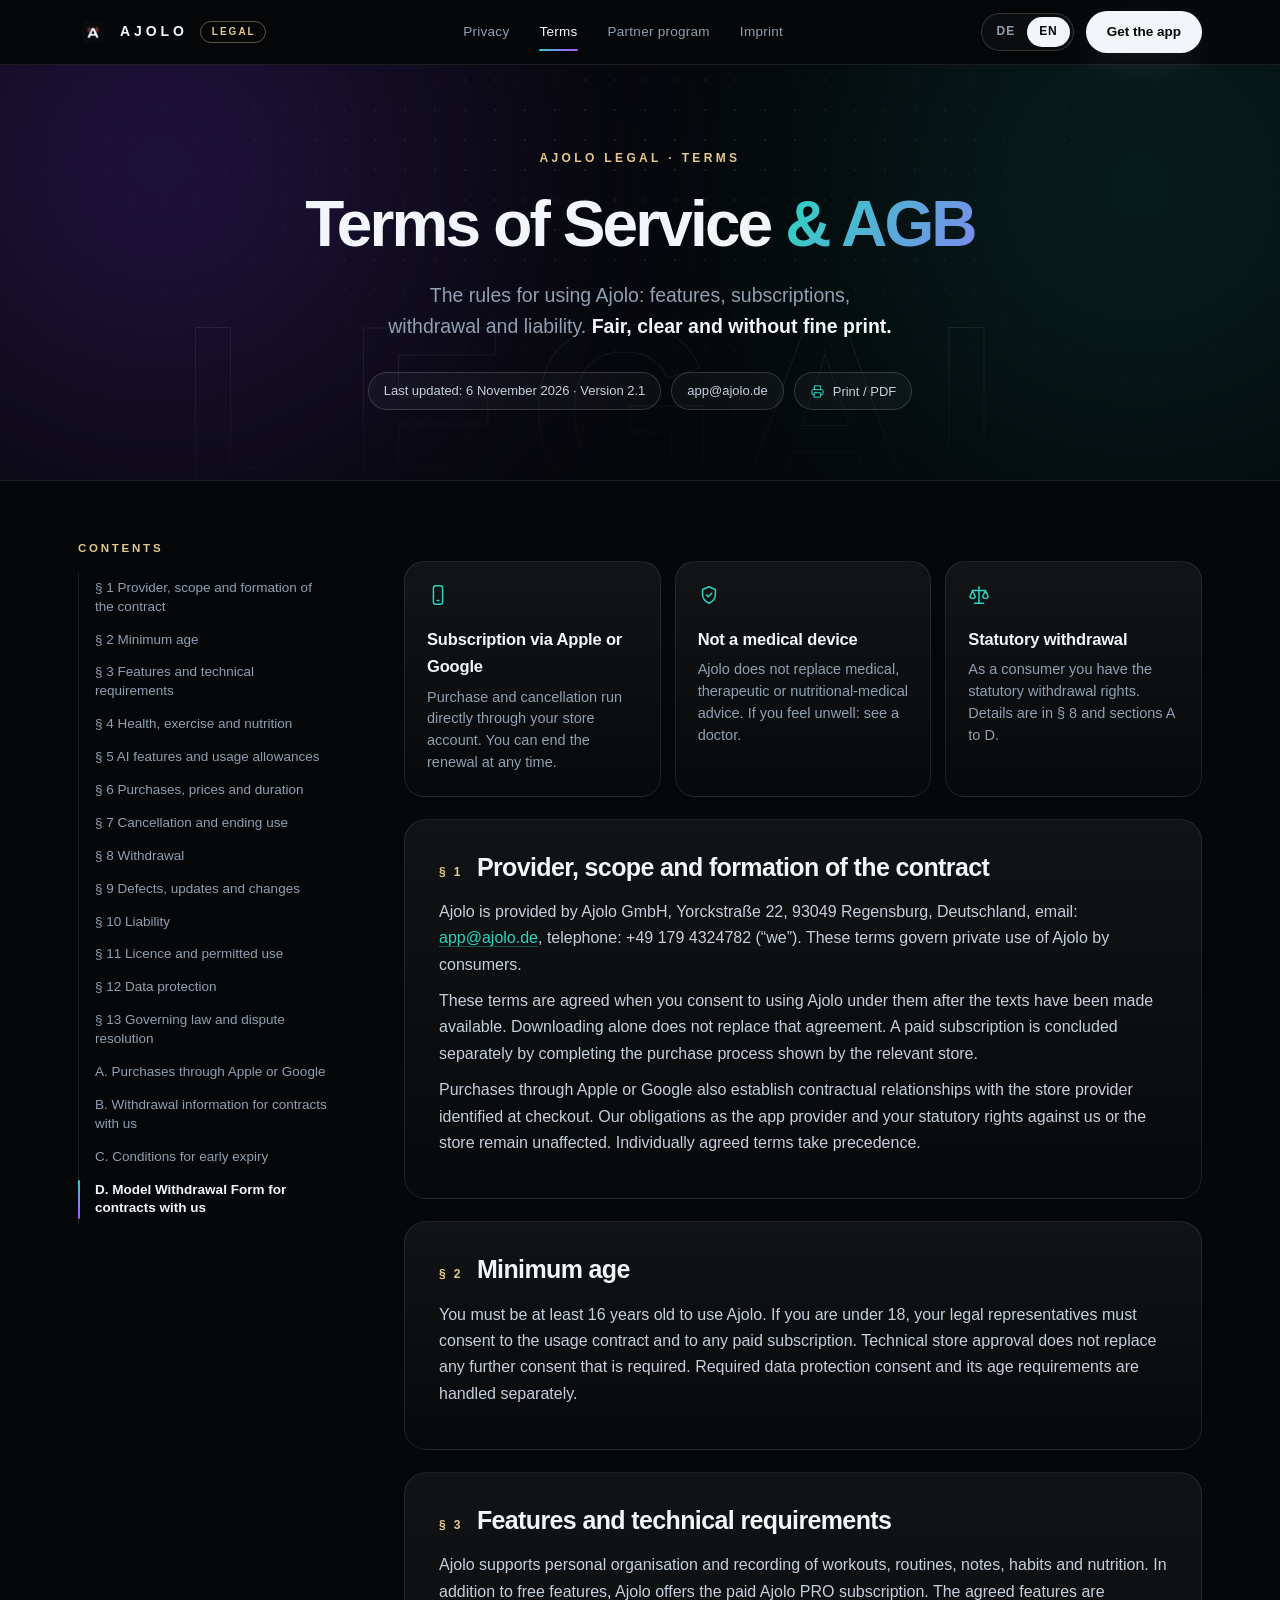
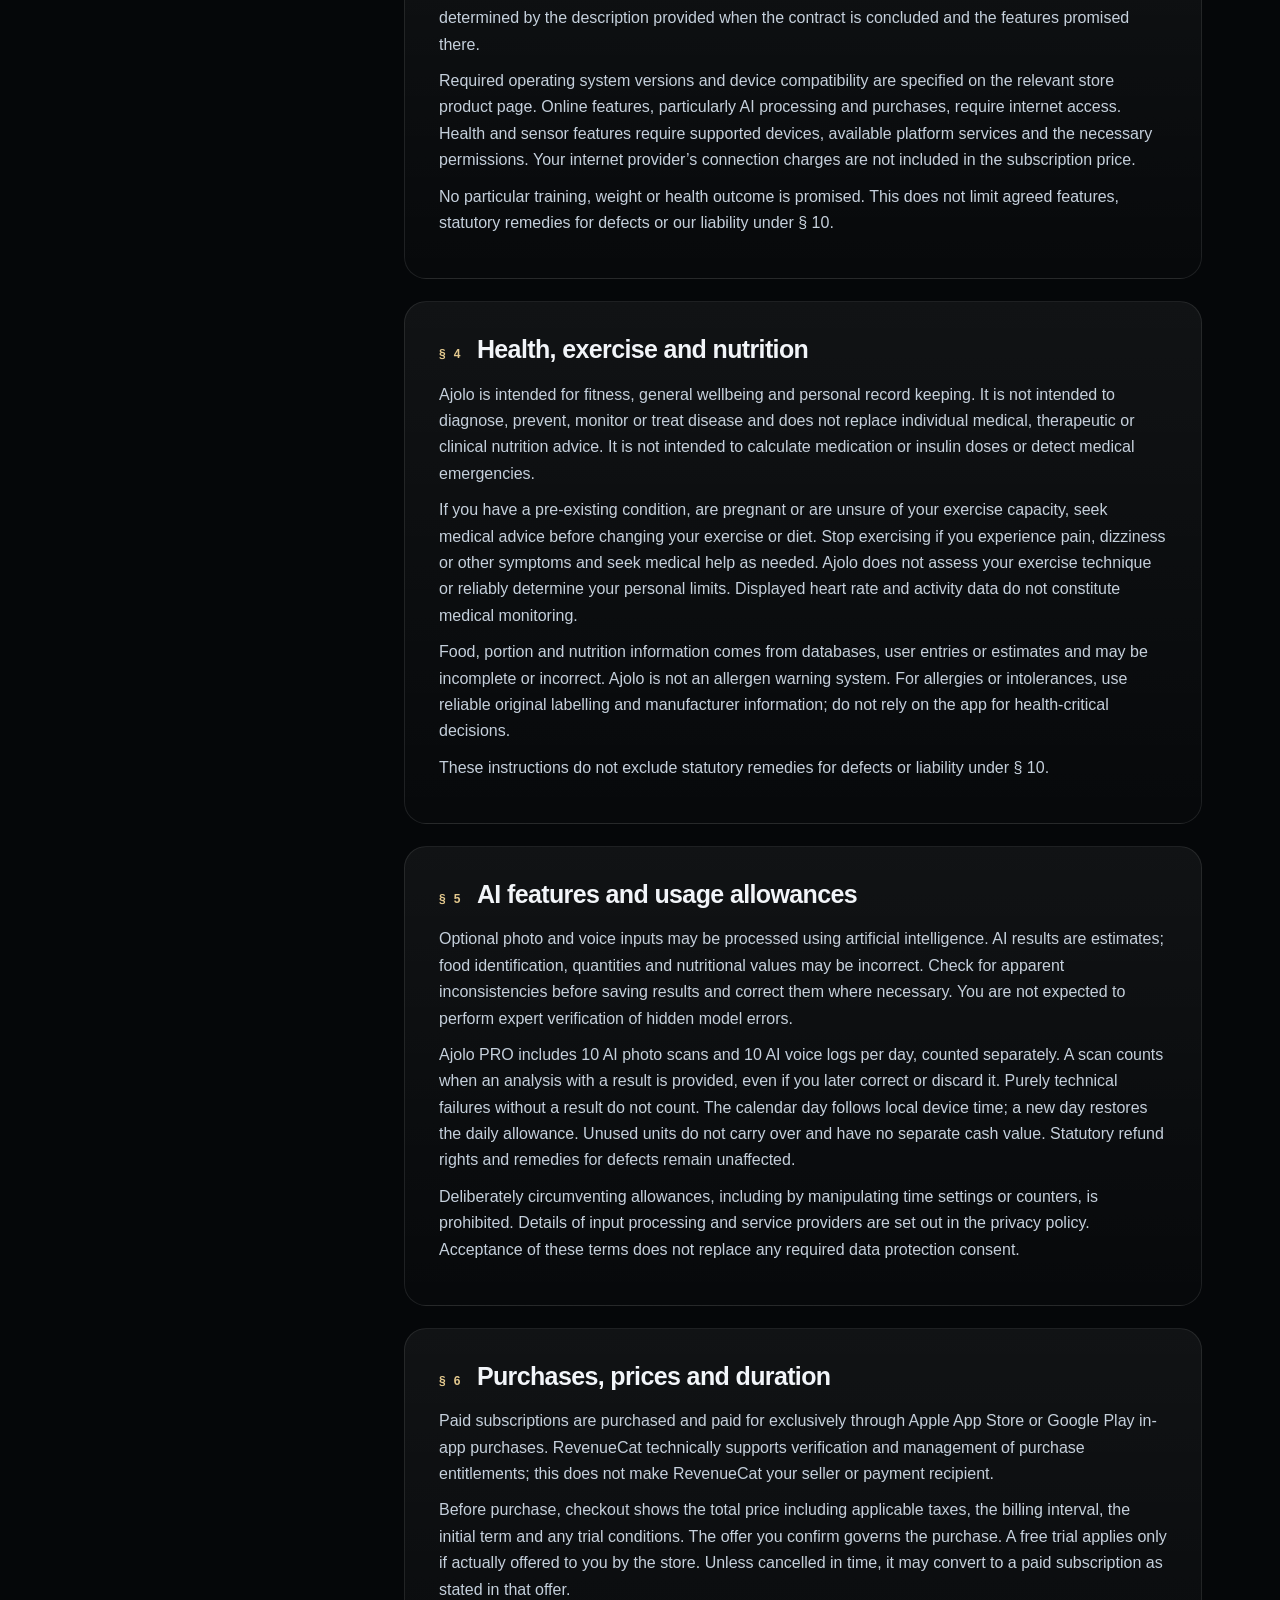
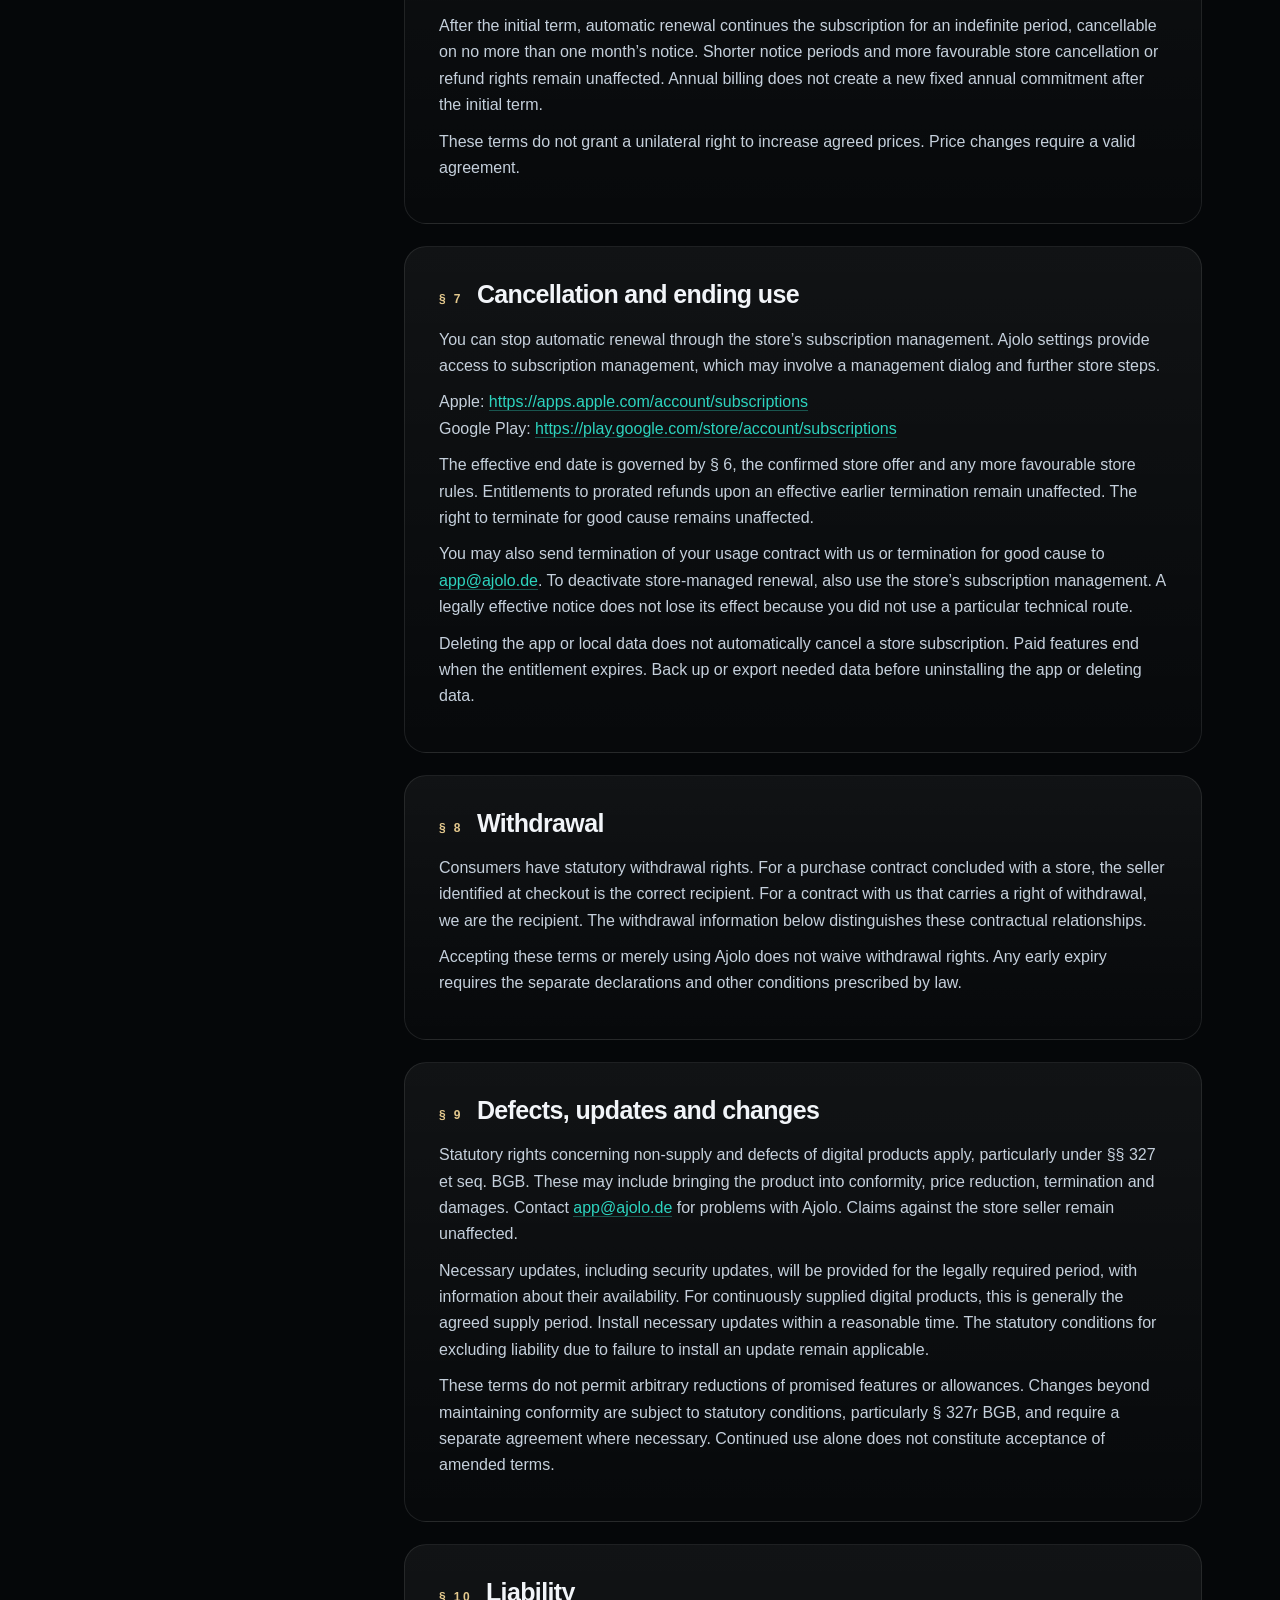
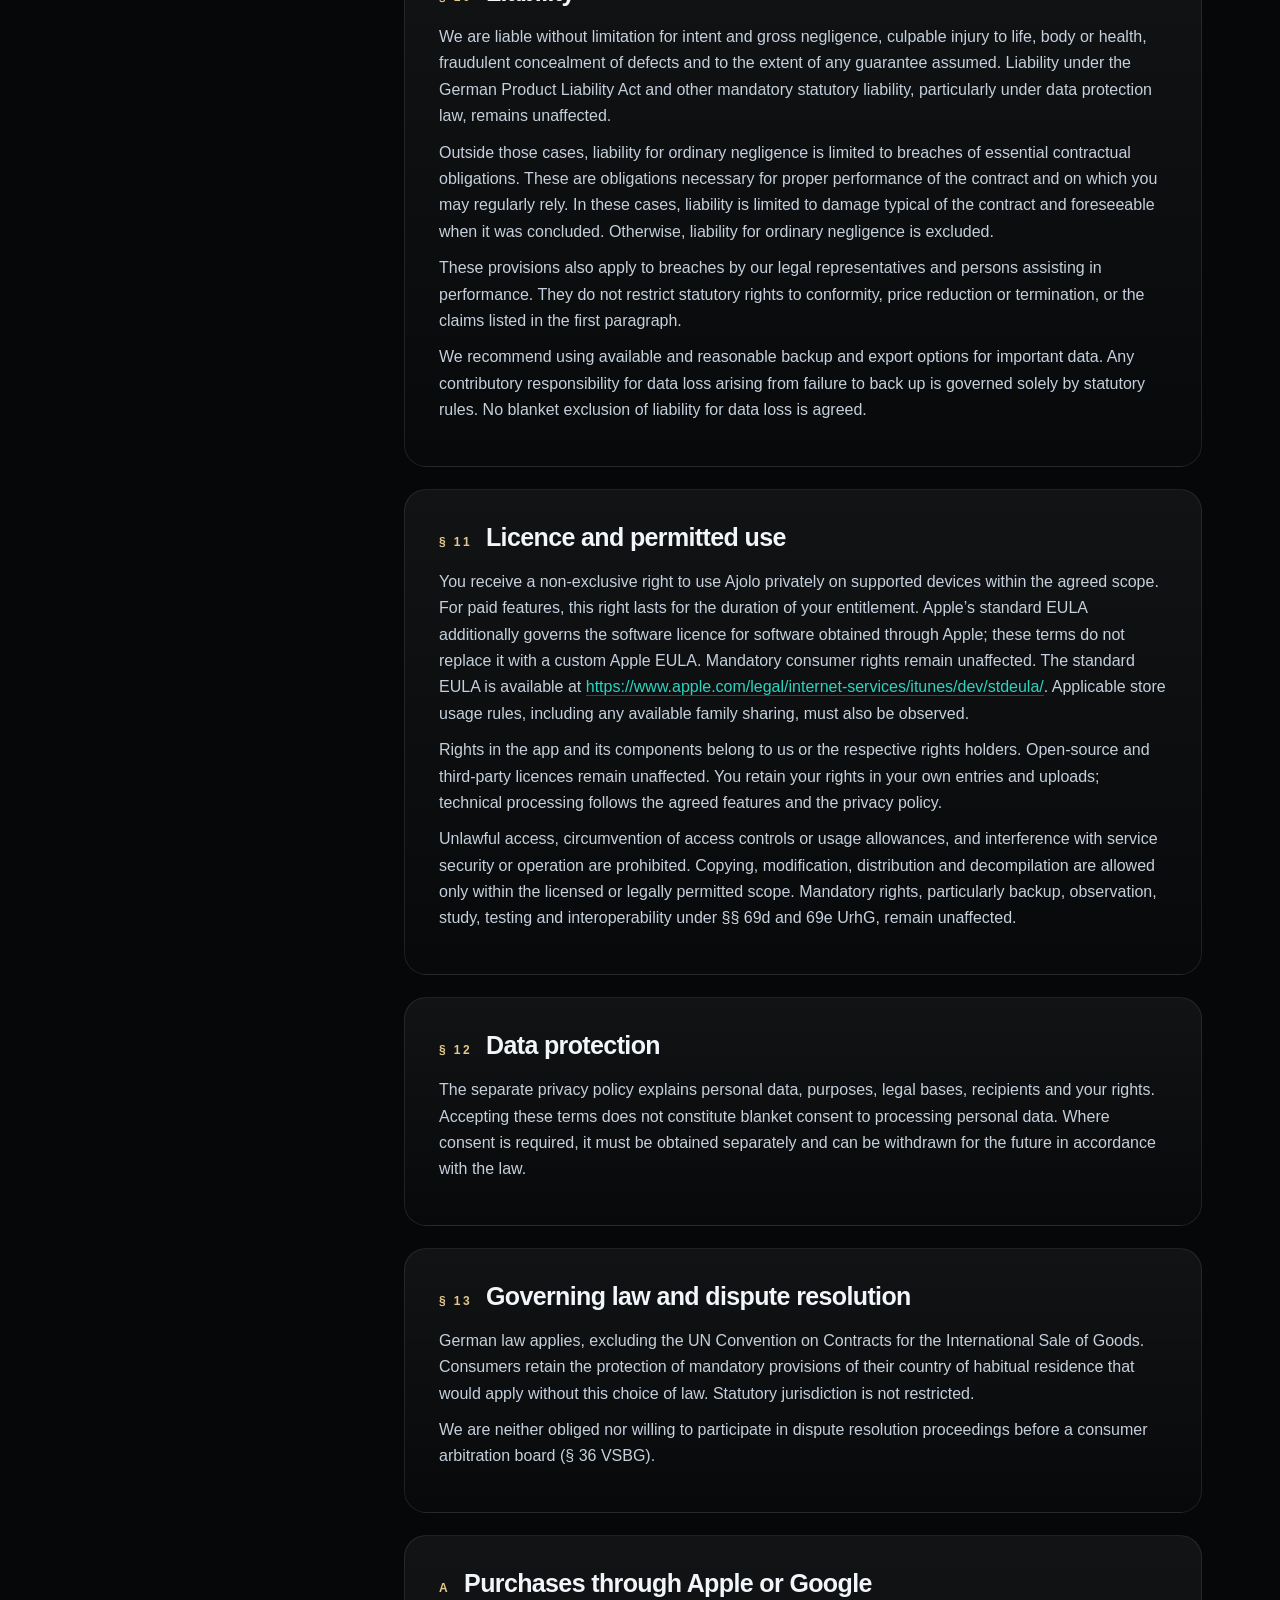
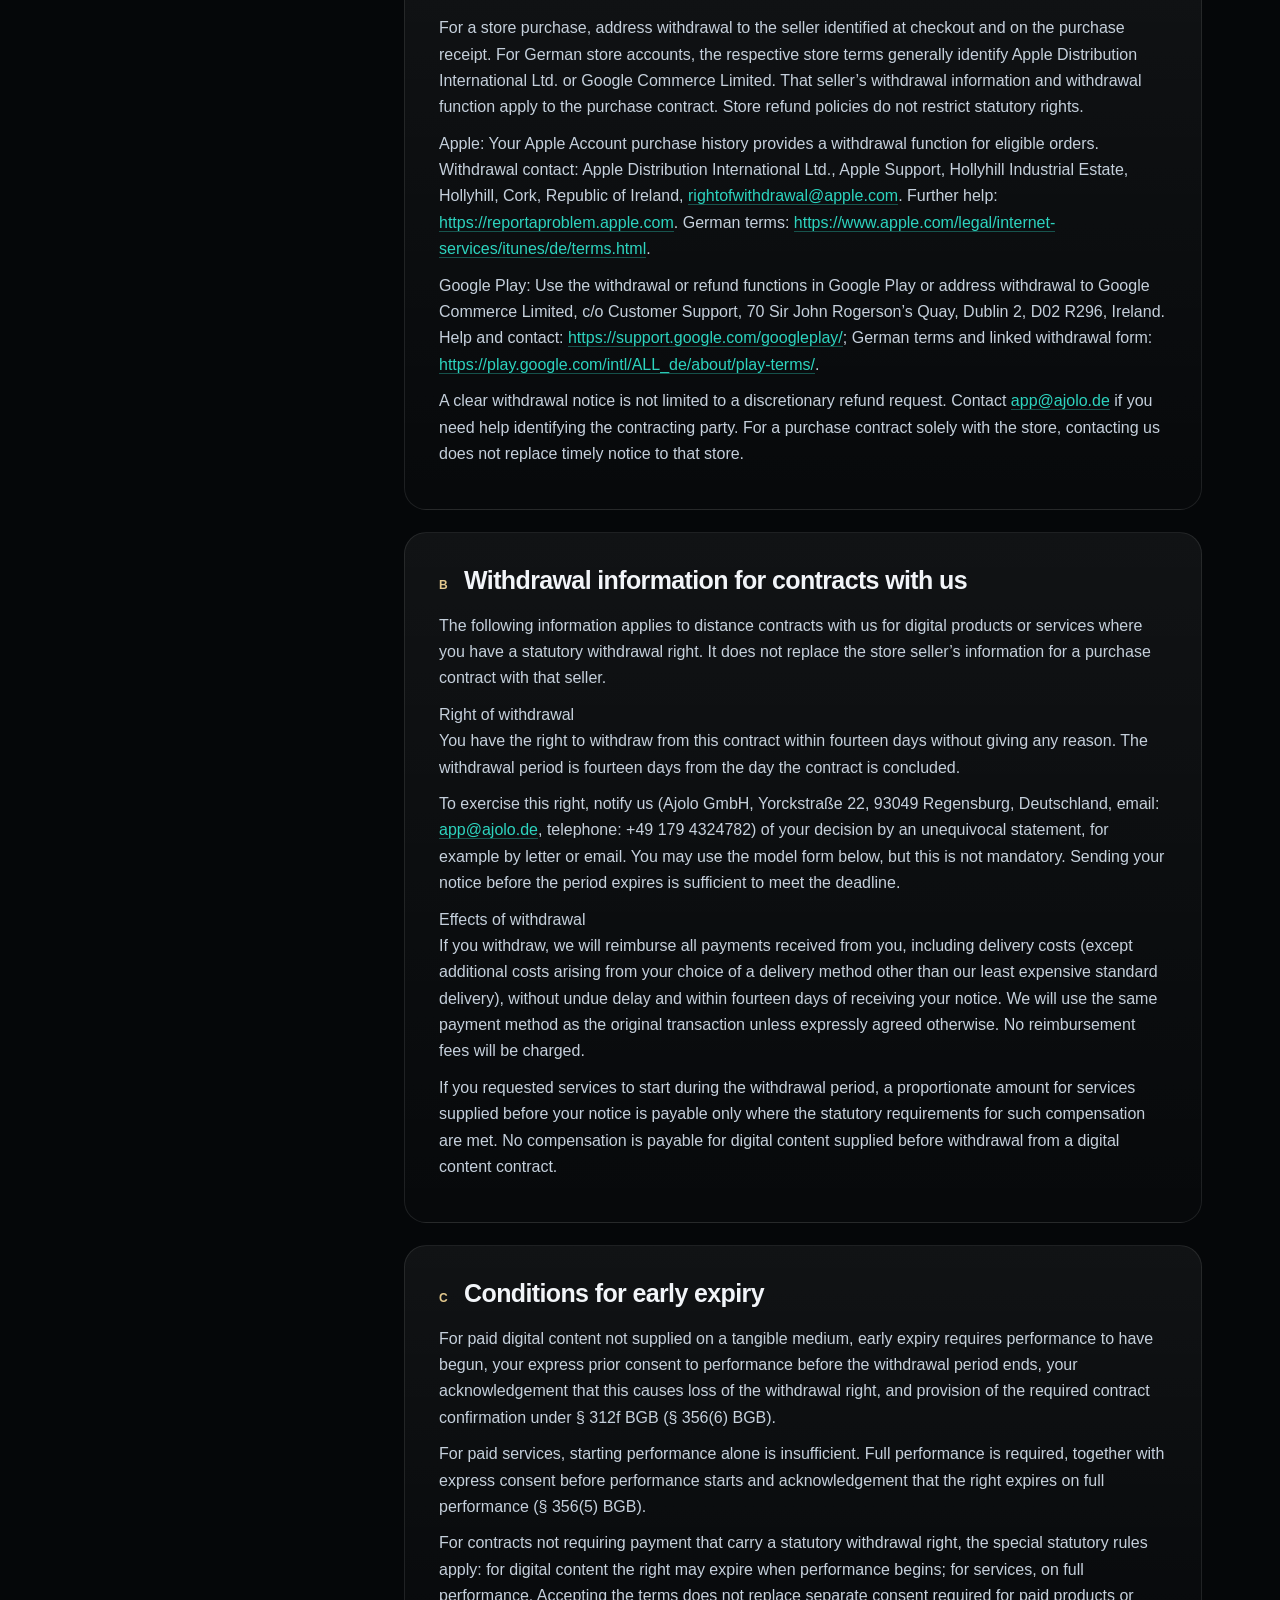
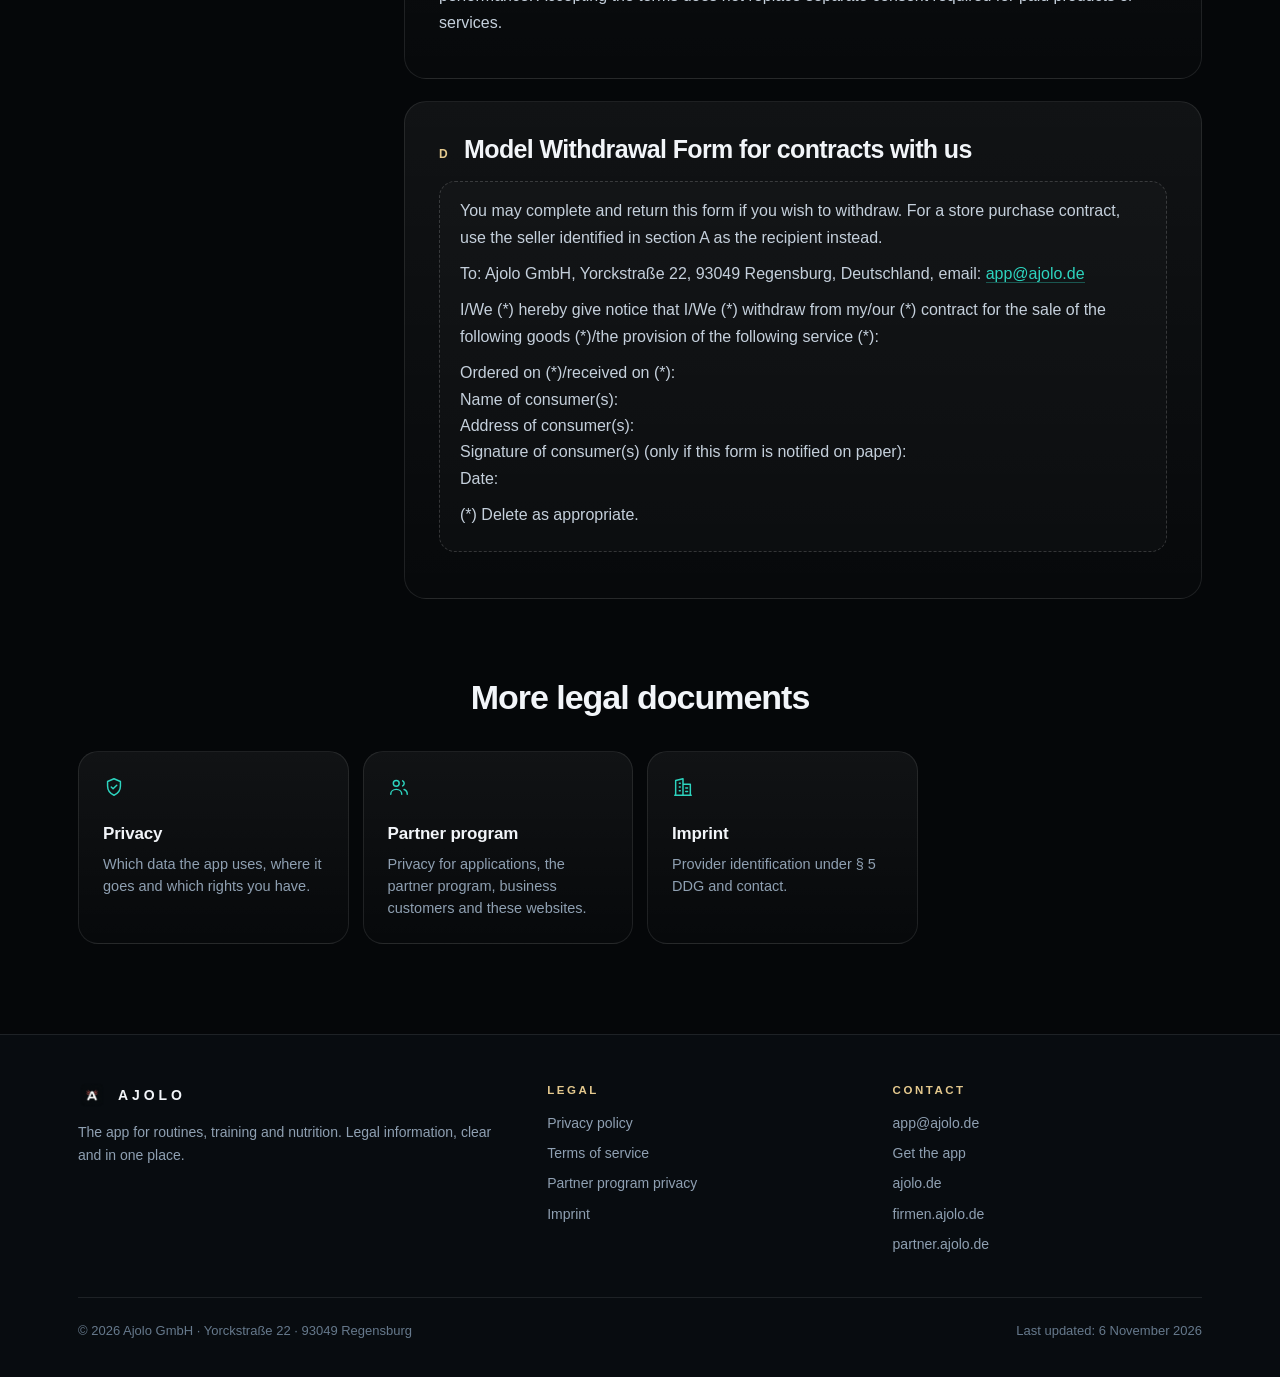
<file: terms.html>
<!doctype html>
<html lang="de" data-lang="de" data-title-de="AGB &amp; Nutzungsbedingungen • Ajolo Legal" data-title-en="Terms of Service &amp; AGB • Ajolo Legal" data-desc-de="Allgemeine Geschäftsbedingungen und Nutzungsbedingungen der Ajolo App: Funktionen, Abonnements, Widerruf, Kündigung und Haftung." data-desc-en="Terms of service of the Ajolo app: features, subscriptions, withdrawal, cancellation and liability.">
<head>
<meta charset="utf-8">
<meta name="viewport" content="width=device-width, initial-scale=1">
<title>AGB &amp; Nutzungsbedingungen • Ajolo Legal</title>
<meta name="description" content="Allgemeine Geschäftsbedingungen und Nutzungsbedingungen der Ajolo App: Funktionen, Abonnements, Widerruf, Kündigung und Haftung.">
<meta name="robots" content="index, follow">
<meta name="theme-color" content="#050709">
<link rel="canonical" href="https://legal.ajolo.de/terms.html">
<meta property="og:type" content="website">
<meta property="og:site_name" content="Ajolo Legal">
<meta property="og:title" content="AGB &amp; Nutzungsbedingungen • Ajolo Legal">
<meta property="og:description" content="Allgemeine Geschäftsbedingungen und Nutzungsbedingungen der Ajolo App: Funktionen, Abonnements, Widerruf, Kündigung und Haftung.">
<meta property="og:url" content="https://legal.ajolo.de/terms.html">
<meta property="og:image" content="https://legal.ajolo.de/assets/ajolo_app_icon.png">
<meta name="twitter:card" content="summary">
<link rel="icon" type="image/png" href="assets/ajolo_app_icon.png">
<link rel="stylesheet" href="assets/legal.css?v=20261106b">
<script>document.documentElement.classList.add('js')</script>
<noscript><style>.view[hidden]{display:block!important}.js .rv{opacity:1!important;transform:none!important}</style></noscript>
</head>
<body>
<a class="skip" href="#main">Zum Inhalt springen</a>
<div id="bar"></div><div id="cg"></div>
<svg width="0" height="0" style="position:absolute" aria-hidden="true"><defs>
<symbol id="i-shield" viewBox="0 0 24 24"><path d="M12 3l7 3v5c0 5-3.5 8.5-7 10-3.5-1.5-7-5-7-10V6l7-3z"/><path d="M9 12l2 2 4-4"/></symbol>
<symbol id="i-lock" viewBox="0 0 24 24"><rect x="5" y="11" width="14" height="9" rx="2"/><path d="M8 11V8a4 4 0 018 0v3"/></symbol>
<symbol id="i-doc" viewBox="0 0 24 24"><path d="M7 3h7l4 4v14H7z"/><path d="M14 3v4h4M9.5 12h5M9.5 16h5"/></symbol>
<symbol id="i-users" viewBox="0 0 24 24"><circle cx="9" cy="8" r="3.2"/><path d="M3 20c0-3.3 2.7-5.4 6-5.4s6 2.1 6 5.4"/><path d="M16 5.2a3.2 3.2 0 010 5.6M17.5 14.8c2.1.6 3.5 2.3 3.5 5.2"/></symbol>
<symbol id="i-building" viewBox="0 0 24 24"><path d="M4 21V5l8-2v18M12 9h8v12M3 21h18M8 8h1M8 12h1M8 16h1M15 13h2M15 17h2"/></symbol>
<symbol id="i-mail" viewBox="0 0 24 24"><rect x="3" y="5" width="18" height="14" rx="2"/><path d="M3 7l9 6 9-6"/></symbol>
<symbol id="i-print" viewBox="0 0 24 24"><path d="M7 9V3h10v6M7 17H5a2 2 0 01-2-2v-4a2 2 0 012-2h14a2 2 0 012 2v4a2 2 0 01-2 2h-2M7 14h10v7H7z"/></symbol>
<symbol id="i-phone" viewBox="0 0 24 24"><rect x="7" y="2" width="10" height="20" rx="2.5"/><path d="M11 18h2"/></symbol>
<symbol id="i-spark" viewBox="0 0 24 24"><path d="M12 3l1.8 5.2L19 10l-5.2 1.8L12 17l-1.8-5.2L5 10l5.2-1.8z"/><path d="M19 16l.7 1.8L21.5 18.5l-1.8.7L19 21l-.7-1.8-1.8-.7 1.8-.7z"/></symbol>
<symbol id="i-scale" viewBox="0 0 24 24"><path d="M12 3v18M7 21h10M5 7h14"/><path d="M5 7l-3 7a3.5 3.5 0 006 0zM19 7l-3 7a3.5 3.5 0 006 0z"/></symbol>
<symbol id="i-globe" viewBox="0 0 24 24"><circle cx="12" cy="12" r="9"/><path d="M3 12h18M12 3c3 3.2 3 14.8 0 18M12 3c-3 3.2-3 14.8 0 18"/></symbol>
<symbol id="i-check" viewBox="0 0 24 24"><path d="M5 12.5l4.5 4.5L19 7.5"/></symbol>
<symbol id="i-heart" viewBox="0 0 24 24"><path d="M12 20s-7-4.4-7-10a4 4 0 017-2.6A4 4 0 0119 10c0 5.6-7 10-7 10z"/></symbol>
</defs></svg>
<header><div class="wrap nav">
<a class="brand" href="index.html" aria-label="Ajolo Legal"><img src="assets/ajolo_app_icon.png" alt="" width="30" height="30"><span>AJOLO</span><span class="tag">LEGAL</span></a>
<nav class="links" aria-label="Rechtliches"><a href="privacy.html"><span data-de="Datenschutz" data-en="Privacy">Datenschutz</span></a><a href="terms.html" aria-current="page"><span data-de="AGB" data-en="Terms">AGB</span></a><a href="partner-datenschutz.html"><span data-de="Partnerprogramm" data-en="Partner program">Partnerprogramm</span></a><a href="imprint.html"><span data-de="Impressum" data-en="Imprint">Impressum</span></a></nav>
<div class="nav-r"><div class="lang" role="group" aria-label="Sprache / Language"><button type="button" data-l="de" aria-pressed="true">DE</button><button type="button" data-l="en" aria-pressed="false">EN</button></div>
<a class="btn btn-primary btn-sm" href="https://store.ajolo.de/" rel="noopener"><span data-de="App laden" data-en="Get the app">App laden</span></a></div>
</div></header>
<main id="main">
<div class="view" lang="de"><section class="hero"><div class="glow g1"></div><div class="glow g2"></div><div class="wm" aria-hidden="true">LEGAL</div><div class="wrap in-w"><span class="eyebrow">AJOLO LEGAL · AGB</span><h1>Nutzungsbedingungen <span class="grad">&amp; AGB</span></h1><p class="lead">Die Regeln für die Nutzung von Ajolo: Funktionen, Abos, Widerruf und Haftung. <b>Fair, klar und ohne Kleingedrucktes.</b></p><div class="chips"><span class="chip">Stand: 06.11.2026 · Version 2.1</span><span class="chip"><a href="mailto:app@ajolo.de">app@ajolo.de</a></span><button class="chip" type="button" data-print><svg class="i"><use href="#i-print"/></svg><span>Drucken / PDF</span></button></div></div></section><div class="wrap doc-wrap"><aside class="toc"><nav aria-label="Inhalt"><span class="toc-t">Inhalt</span><ol><li><a href="#de-s1">§ 1 Anbieter, Geltung und Vertragsschluss</a></li><li><a href="#de-s2">§ 2 Mindestalter</a></li><li><a href="#de-s3">§ 3 Funktionen und technische Voraussetzungen</a></li><li><a href="#de-s4">§ 4 Gesundheit, Training und Ernährung</a></li><li><a href="#de-s5">§ 5 KI-Funktionen und Nutzungskontingente</a></li><li><a href="#de-s6">§ 6 Käufe, Preise und Laufzeit</a></li><li><a href="#de-s7">§ 7 Kündigung und Ende der Nutzung</a></li><li><a href="#de-s8">§ 8 Widerruf</a></li><li><a href="#de-s9">§ 9 Mängelrechte, Aktualisierungen und Änderungen</a></li><li><a href="#de-s10">§ 10 Haftung</a></li><li><a href="#de-s11">§ 11 Nutzungsrechte und zulässige Nutzung</a></li><li><a href="#de-s12">§ 12 Datenschutz</a></li><li><a href="#de-s13">§ 13 Anwendbares Recht und Streitbeilegung</a></li><li><a href="#de-s14">A. Erwerb über Apple oder Google</a></li><li><a href="#de-s15">B. Widerrufsbelehrung für Verträge mit uns</a></li><li><a href="#de-s16">C. Voraussetzungen für ein vorzeitiges Erlöschen</a></li><li><a href="#de-s17">D. Muster-Widerrufsformular für Verträge mit uns</a></li></ol></nav></aside><div class="doc"><details class="toc-m"><summary>Inhalt</summary><ol><li><a href="#de-s1">§ 1 Anbieter, Geltung und Vertragsschluss</a></li><li><a href="#de-s2">§ 2 Mindestalter</a></li><li><a href="#de-s3">§ 3 Funktionen und technische Voraussetzungen</a></li><li><a href="#de-s4">§ 4 Gesundheit, Training und Ernährung</a></li><li><a href="#de-s5">§ 5 KI-Funktionen und Nutzungskontingente</a></li><li><a href="#de-s6">§ 6 Käufe, Preise und Laufzeit</a></li><li><a href="#de-s7">§ 7 Kündigung und Ende der Nutzung</a></li><li><a href="#de-s8">§ 8 Widerruf</a></li><li><a href="#de-s9">§ 9 Mängelrechte, Aktualisierungen und Änderungen</a></li><li><a href="#de-s10">§ 10 Haftung</a></li><li><a href="#de-s11">§ 11 Nutzungsrechte und zulässige Nutzung</a></li><li><a href="#de-s12">§ 12 Datenschutz</a></li><li><a href="#de-s13">§ 13 Anwendbares Recht und Streitbeilegung</a></li><li><a href="#de-s14">A. Erwerb über Apple oder Google</a></li><li><a href="#de-s15">B. Widerrufsbelehrung für Verträge mit uns</a></li><li><a href="#de-s16">C. Voraussetzungen für ein vorzeitiges Erlöschen</a></li><li><a href="#de-s17">D. Muster-Widerrufsformular für Verträge mit uns</a></li></ol></details><div class="glance"><div class="gl sp rv"><div class="ic"><svg class="i"><use href="#i-phone"/></svg></div><h3>Abo über Apple oder Google</h3><p>Kauf und Kündigung laufen direkt über deinen Store-Account. Du kannst die Verlängerung jederzeit beenden.</p></div><div class="gl sp rv"><div class="ic"><svg class="i"><use href="#i-shield"/></svg></div><h3>Kein Medizinprodukt</h3><p>Ajolo ersetzt keine ärztliche, therapeutische oder ernährungsmedizinische Beratung. Bei Beschwerden: zum Arzt.</p></div><div class="gl sp rv"><div class="ic"><svg class="i"><use href="#i-scale"/></svg></div><h3>Widerruf nach Gesetz</h3><p>Als Verbraucher hast du die gesetzlichen Widerrufsrechte. Alle Einzelheiten stehen in § 8 und den Abschnitten A bis D.</p></div></div><section class="sec sp rv" id="de-s1"><h2><span class="n">§ 1</span><span>Anbieter, Geltung und Vertragsschluss</span></h2><p>Anbieter von Ajolo ist die Ajolo GmbH, Yorckstraße 22, 93049 Regensburg, Deutschland, E-Mail: <a href="mailto:app@ajolo.de">app@ajolo.de</a>, Telefon: +49 179 4324782 (nachfolgend „wir“). Diese Bedingungen regeln die private Nutzung von Ajolo durch Verbraucher.</p><p>Die Bedingungen werden vereinbart, wenn du nach Bereitstellung der Texte der Nutzung zu diesen Bedingungen zustimmst. Der bloße Download ersetzt diese Zustimmung nicht. Ein kostenpflichtiges Abonnement entsteht erst durch den gesonderten Abschluss des im jeweiligen Store angezeigten Kaufvorgangs.</p><p>Für den Erwerb über Apple oder Google bestehen zusätzlich Vertragsbeziehungen mit dem jeweils im Kaufvorgang bezeichneten Store-Anbieter. Unsere Pflichten als App-Anbieter und deine gesetzlichen Rechte gegen uns oder den Store bleiben bestehen. Individuelle Vereinbarungen haben Vorrang vor diesen AGB.</p></section><section class="sec sp rv" id="de-s2"><h2><span class="n">§ 2</span><span>Mindestalter</span></h2><p>Die Nutzung ist ab 16 Jahren gestattet. Wenn du noch nicht 18 Jahre alt bist, benötigst du für den Abschluss des Nutzungsvertrags die Zustimmung deiner gesetzlichen Vertreter. Dies gilt auch für kostenpflichtige Abonnements. Eine technische Freigabe im Store ersetzt nicht eine darüber hinaus erforderliche Zustimmung. Erforderliche datenschutzrechtliche Einwilligungen und deren Altersvoraussetzungen werden gesondert behandelt.</p></section><section class="sec sp rv" id="de-s3"><h2><span class="n">§ 3</span><span>Funktionen und technische Voraussetzungen</span></h2><p>Ajolo unterstützt die persönliche Organisation sowie die Dokumentation von Training, Routinen, Notizen, Gewohnheiten und Ernährung. Neben kostenlosen Funktionen gibt es das kostenpflichtige Abonnement Ajolo PRO. Der geschuldete Umfang ergibt sich aus der bei Vertragsschluss bereitgestellten Leistungsbeschreibung und den dort zugesagten Funktionen.</p><p>Erforderliche Betriebssystemversionen und Gerätekompatibilität ergeben sich aus der jeweiligen Store-Produktseite. Online-Funktionen, insbesondere KI-Auswertungen und Käufe, benötigen Internetzugang. Gesundheits- und Sensordatenfunktionen setzen unterstützte Geräte, verfügbare Plattformdienste und die erforderlichen Berechtigungen voraus. Zusätzliche Verbindungsentgelte deines Internetanbieters sind nicht im Abonnementpreis enthalten.</p><p>Ein bestimmter Trainings-, Gewichts- oder Gesundheitserfolg wird nicht versprochen. Vereinbarte Funktionen, gesetzliche Mängelrechte und unsere Haftung nach § 10 werden dadurch nicht eingeschränkt.</p></section><section class="sec sp rv" id="de-s4"><h2><span class="n">§ 4</span><span>Gesundheit, Training und Ernährung</span></h2><p>Ajolo dient Fitness, allgemeinem Wohlbefinden und persönlicher Dokumentation. Die App ist nicht zur Diagnose, Vorbeugung, Überwachung oder Behandlung von Krankheiten bestimmt und ersetzt keine individuelle ärztliche, therapeutische oder ernährungsmedizinische Beratung. Sie ist nicht zur Berechnung von Medikamenten- oder Insulindosen oder zur Erkennung medizinischer Notfälle bestimmt.</p><p>Lass bei Vorerkrankungen, Schwangerschaft oder Zweifeln an deiner Belastbarkeit vor einer Trainings- oder Ernährungsumstellung medizinisch abklären, welche Belastung für dich geeignet ist. Bei Schmerzen, Schwindel oder anderen Beschwerden solltest du das Training abbrechen und bei Bedarf medizinische Hilfe suchen. Ajolo überprüft weder deine Übungsausführung noch zuverlässig deine persönlichen Belastungsgrenzen. Auch angezeigte Herzfrequenz- oder Aktivitätsdaten sind keine medizinische Überwachung.</p><p>Lebensmittel-, Portions- und Nährwertangaben beruhen auf Datenbanken, Nutzereingaben oder Schätzungen. Sie können unvollständig oder fehlerhaft sein. Ajolo ist kein Allergen-Warnsystem. Nutze bei Allergien oder Unverträglichkeiten verlässliche Originalkennzeichnungen und Herstellerinformationen; verlasse dich für gesundheitlich kritische Entscheidungen nicht auf Angaben der App.</p><p>Diese Nutzungshinweise begründen keinen Ausschluss gesetzlicher Mängelrechte oder der Haftung nach § 10.</p></section><section class="sec sp rv" id="de-s5"><h2><span class="n">§ 5</span><span>KI-Funktionen und Nutzungskontingente</span></h2><p>Optionale Foto- und Spracheingaben können mithilfe künstlicher Intelligenz ausgewertet werden. KI-Ergebnisse sind Schätzungen; insbesondere Lebensmittel, Mengen und Nährwerte können falsch erkannt werden. Prüfe Ergebnisse vor der Übernahme auf erkennbare Unstimmigkeiten und korrigiere sie bei Bedarf. Eine fachkundige Überprüfung verborgener Modellfehler wird von dir nicht verlangt.</p><p>Ajolo PRO umfasst täglich 10 KI-Foto-Scans und 10 KI-Sprachprotokollierungen. Die Kontingente werden getrennt geführt. Ein Scan wird angerechnet, wenn eine Auswertung mit einem Ergebnis bereitgestellt wird, auch wenn du dieses anschließend korrigierst oder verwirfst. Rein technische Fehlversuche ohne Ergebnis werden nicht angerechnet. Maßgeblich ist der Kalendertag nach der lokalen Gerätezeit; mit einem neuen Tag steht das Tageskontingent erneut zur Verfügung. Nicht genutzte Einheiten werden nicht übertragen und haben keinen gesonderten Auszahlungswert. Gesetzliche Erstattungs- und Mängelrechte bleiben unberührt.</p><p>Eine gezielte Umgehung der Kontingente, insbesondere durch Manipulation der Zeiteinstellungen oder Zähler, ist nicht gestattet. Informationen zur Verarbeitung von Eingaben und zu eingesetzten Dienstleistern findest du in der Datenschutzerklärung. Die Annahme dieser AGB ersetzt keine erforderliche datenschutzrechtliche Einwilligung.</p></section><section class="sec sp rv" id="de-s6"><h2><span class="n">§ 6</span><span>Käufe, Preise und Laufzeit</span></h2><p>Kostenpflichtige Abonnements werden ausschließlich als In-App-Käufe über den Apple App Store oder Google Play abgeschlossen und bezahlt. RevenueCat unterstützt technisch die Prüfung und Verwaltung von Kaufberechtigungen; RevenueCat ist dadurch nicht dein Verkäufer oder Zahlungsadressat.</p><p>Vor dem Abschluss werden dir im Kaufvorgang der Gesamtpreis einschließlich anfallender Steuern, der Abrechnungszeitraum, die anfängliche Laufzeit und gegebenenfalls die Bedingungen einer Testphase angezeigt. Maßgeblich ist das von dir bestätigte Angebot. Eine kostenlose Testphase besteht nur, wenn sie dir im Store tatsächlich angeboten wird. Ohne rechtzeitige Kündigung kann sie entsprechend dem dort bestätigten Angebot in ein kostenpflichtiges Abonnement übergehen.</p><p>Nach der anfänglichen Laufzeit wird das Abonnement bei automatischer Verlängerung auf unbestimmte Zeit fortgesetzt und ist mit einer Frist von höchstens einem Monat kündbar. Kürzere Fristen und günstigere Kündigungs- oder Erstattungsrechte des jeweiligen Stores bleiben erhalten. Ein jährlicher Abrechnungszeitraum begründet nach der Erstlaufzeit keine neue feste Jahresbindung.</p><p>Diese AGB enthalten kein einseitiges Recht, vereinbarte Preise zu erhöhen. Für eine Preisänderung ist eine wirksame Vereinbarung erforderlich.</p></section><section class="sec sp rv" id="de-s7"><h2><span class="n">§ 7</span><span>Kündigung und Ende der Nutzung</span></h2><p>Du kannst die automatische Verlängerung in der Abonnementverwaltung des Stores beenden. Die Einstellungen von Ajolo bieten einen Zugang zur Abonnementverwaltung; dabei können ein Verwaltungsdialog und weitere Schritte im Store erforderlich sein.</p><p>Apple: <a href="https://apps.apple.com/account/subscriptions" rel="noopener">https://apps.apple.com/account/subscriptions</a><br>Google Play: <a href="https://play.google.com/store/account/subscriptions" rel="noopener">https://play.google.com/store/account/subscriptions</a></p><p>Für den Beendigungszeitpunkt gelten § 6, das bestätigte Store-Angebot und gegebenenfalls günstigere Store-Regelungen. Bei einem wirksamen früheren Vertragsende bleiben Ansprüche auf anteilige Erstattung bestehen. Das Recht zur außerordentlichen Kündigung aus wichtigem Grund bleibt unberührt.</p><p>Eine Kündigung des Nutzungsvertrags mit uns oder eine außerordentliche Kündigung kannst du auch an <a href="mailto:app@ajolo.de">app@ajolo.de</a> richten. Für die Deaktivierung der vom Store verwalteten Verlängerung nutze zusätzlich dessen Abonnementverwaltung. Eine gesetzlich wirksame Erklärung verliert nicht deshalb ihre Wirkung, weil du keinen bestimmten technischen Weg gewählt hast.</p><p>Das Löschen der App oder lokaler Daten beendet ein Store-Abonnement nicht automatisch. Nach Ablauf der Berechtigung enden die kostenpflichtigen Funktionen. Sichere oder exportiere benötigte Daten vor einer Deinstallation oder Datenlöschung.</p></section><section class="sec sp rv" id="de-s8"><h2><span class="n">§ 8</span><span>Widerruf</span></h2><p>Verbrauchern stehen die gesetzlichen Widerrufsrechte zu. Für den über einen Store abgeschlossenen Erwerbsvertrag ist der im Kaufvorgang benannte Verkäufer der richtige Adressat. Für einen widerruflichen Vertrag mit uns sind wir der Adressat. Die nachstehenden Widerrufshinweise unterscheiden diese Vertragsverhältnisse.</p><p>Die Zustimmung zu diesen AGB oder die bloße Nutzung von Ajolo ist kein Verzicht auf das Widerrufsrecht. Ein etwaiges vorzeitiges Erlöschen setzt die jeweils gesetzlich vorgeschriebenen gesonderten Erklärungen und weiteren Voraussetzungen voraus.</p></section><section class="sec sp rv" id="de-s9"><h2><span class="n">§ 9</span><span>Mängelrechte, Aktualisierungen und Änderungen</span></h2><p>Für digitale Produkte gelten die gesetzlichen Rechte bei Nichtbereitstellung und Mängeln, insbesondere nach §§ 327 ff. BGB. Dazu können Nacherfüllung, Preisminderung, Vertragsbeendigung und Schadensersatz gehören. Du kannst dich wegen Problemen mit Ajolo an <a href="mailto:app@ajolo.de">app@ajolo.de</a> wenden. Ansprüche gegen den jeweiligen Store-Verkäufer bleiben unberührt.</p><p>Erforderliche Aktualisierungen einschließlich Sicherheitsupdates werden während des gesetzlich maßgeblichen Zeitraums bereitgestellt; über ihre Verfügbarkeit wird informiert. Bei einem dauerhaft bereitgestellten digitalen Produkt ist dies grundsätzlich der vereinbarte Bereitstellungszeitraum. Installiere bereitgestellte erforderliche Updates innerhalb angemessener Zeit. Die gesetzlichen Voraussetzungen für einen Haftungsausschluss wegen unterlassener Installation bleiben maßgeblich.</p><p>Diese AGB erlauben keine beliebige Kürzung zugesagter Leistungen oder Kontingente. Über die Erhaltung der Vertragsmäßigkeit hinausgehende Änderungen richten sich nach den gesetzlichen Voraussetzungen, insbesondere § 327r BGB, und erfordern, soweit notwendig, eine gesonderte Vereinbarung. Die weitere Nutzung allein gilt nicht als Zustimmung zu geänderten AGB.</p></section><section class="sec sp rv" id="de-s10"><h2><span class="n">§ 10</span><span>Haftung</span></h2><p>Wir haften unbeschränkt bei Vorsatz und grober Fahrlässigkeit, bei schuldhafter Verletzung von Leben, Körper oder Gesundheit, bei arglistigem Verschweigen eines Mangels sowie im Umfang einer übernommenen Garantie. Unberührt bleiben die Haftung nach dem Produkthaftungsgesetz und sonstige zwingende gesetzliche Haftung, insbesondere nach dem Datenschutzrecht.</p><p>Bei einfacher Fahrlässigkeit haften wir außerhalb dieser Fälle nur bei Verletzung einer wesentlichen Vertragspflicht. Wesentliche Vertragspflichten sind Pflichten, deren Erfüllung die ordnungsgemäße Vertragsdurchführung erst ermöglicht und auf deren Einhaltung du regelmäßig vertrauen darfst. In diesem Fall ist die Haftung auf den bei Vertragsschluss vorhersehbaren, vertragstypischen Schaden begrenzt. Im Übrigen ist die Haftung für einfache Fahrlässigkeit ausgeschlossen.</p><p>Diese Regelungen gelten auch für Pflichtverletzungen unserer gesetzlichen Vertreter und Erfüllungsgehilfen. Sie schränken weder gesetzliche Ansprüche auf Nacherfüllung, Minderung oder Vertragsbeendigung noch die im ersten Absatz genannten Ansprüche ein.</p><p>Wir empfehlen dir, verfügbare und zumutbare Sicherungs- und Exportmöglichkeiten für wichtige Daten zu nutzen. Bei einem Datenverlust richtet sich eine etwaige Mitverantwortung wegen unterlassener Datensicherung ausschließlich nach den gesetzlichen Regeln. Ein pauschaler Haftungsausschluss für Datenverlust wird nicht vereinbart.</p></section><section class="sec sp rv" id="de-s11"><h2><span class="n">§ 11</span><span>Nutzungsrechte und zulässige Nutzung</span></h2><p>Du erhältst das einfache Recht, Ajolo im vereinbarten Umfang privat auf unterstützten Geräten zu nutzen. Für kostenpflichtige Funktionen gilt dieses Recht für die Dauer deiner Berechtigung. Für über Apple bezogene Software gilt die Apple-Standard-EULA ergänzend für die Softwarelizenz; diese AGB ersetzen sie nicht durch eine individuelle Apple-EULA. Zwingende Verbraucherrechte bleiben unberührt. Die Standard-EULA ist unter <a href="https://www.apple.com/legal/internet-services/itunes/dev/stdeula/" rel="noopener">https://www.apple.com/legal/internet-services/itunes/dev/stdeula/</a> abrufbar. Die jeweiligen Store-Nutzungsregeln, einschließlich gegebenenfalls verfügbarer Familienfreigaben, bleiben zu beachten.</p><p>Rechte an der App und ihren Bestandteilen liegen bei uns oder den jeweiligen Rechteinhabern. Open-Source- und Drittanbieter-Lizenzen bleiben unberührt. An deinen eigenen eingegebenen oder hochgeladenen Inhalten behältst du deine Rechte; die technische Verarbeitung richtet sich nach dem vereinbarten Funktionsumfang und der Datenschutzerklärung.</p><p>Unzulässig sind rechtswidrige Zugriffe, die Umgehung von Zugangssicherungen oder Nutzungskontingenten sowie Eingriffe, die die Sicherheit oder Funktionsfähigkeit der Dienste beeinträchtigen. Vervielfältigung, Bearbeitung, Verbreitung und Dekompilierung sind nur im eingeräumten oder gesetzlich erlaubten Umfang zulässig. Zwingende Rechte, insbesondere zur Sicherung, Beobachtung, Untersuchung, zum Testen und zur Herstellung von Interoperabilität nach §§ 69d, 69e UrhG, bleiben unberührt.</p></section><section class="sec sp rv" id="de-s12"><h2><span class="n">§ 12</span><span>Datenschutz</span></h2><p>Informationen zu personenbezogenen Daten, Verarbeitungszwecken, Rechtsgrundlagen, Empfängern und deinen Rechten stehen in der gesonderten Datenschutzerklärung. Die Annahme der AGB stellt keine pauschale Einwilligung in die Verarbeitung personenbezogener Daten dar. Soweit eine Einwilligung erforderlich ist, muss sie gesondert eingeholt werden und kann nach den gesetzlichen Regeln für die Zukunft widerrufen werden.</p></section><section class="sec sp rv" id="de-s13"><h2><span class="n">§ 13</span><span>Anwendbares Recht und Streitbeilegung</span></h2><p>Es gilt deutsches Recht unter Ausschluss des UN-Kaufrechts. Bei Verbrauchern bleiben zwingende Schutzvorschriften des Staates ihres gewöhnlichen Aufenthalts anwendbar, soweit diese ohne Rechtswahl gelten würden. Gesetzliche Gerichtsstände werden nicht eingeschränkt.</p><p>Wir sind weder verpflichtet noch bereit, an einem Streitbeilegungsverfahren vor einer Verbraucherschlichtungsstelle teilzunehmen (§ 36 VSBG).</p></section><section class="sec sp rv" id="de-s14"><h2><span class="n">A</span><span>Erwerb über Apple oder Google</span></h2><p>Für deinen Store-Kauf richtet sich der Widerruf an den Verkäufer, der im Kaufvorgang und Kaufbeleg genannt ist. Für deutsche Store-Konten sind dies nach den jeweiligen Store-Bedingungen regelmäßig Apple Distribution International Ltd. beziehungsweise Google Commerce Limited. Die Belehrung und Widerrufsfunktion des jeweiligen Verkäufers gelten für diesen Erwerbsvertrag. Gesetzliche Rechte werden durch Store-Erstattungsrichtlinien nicht beschränkt.</p><p>Apple: Die Kaufhistorie deines Apple Accounts bietet für entsprechende Bestellungen die Funktion „Transaktion widerrufen“. Kontakt für Widerrufserklärungen: Apple Distribution International Ltd., Apple Support, Hollyhill Industrial Estate, Hollyhill, Cork, Republik Irland, <a href="mailto:rightofwithdrawal@apple.com">rightofwithdrawal@apple.com</a>. Weitere Hilfe: <a href="https://reportaproblem.apple.com" rel="noopener">https://reportaproblem.apple.com</a>. Bedingungen: <a href="https://www.apple.com/legal/internet-services/itunes/de/terms.html" rel="noopener">https://www.apple.com/legal/internet-services/itunes/de/terms.html</a>.</p><p>Google Play: Nutze die Widerrufs- beziehungsweise Erstattungsfunktionen in Google Play oder erkläre den Widerruf gegenüber Google Commerce Limited, c/o Customer Support, 70 Sir John Rogerson’s Quay, Dublin 2, D02 R296, Irland. Hilfe und Kontakt: <a href="https://support.google.com/googleplay/" rel="noopener">https://support.google.com/googleplay/</a>; Bedingungen und verlinktes Widerrufsformular: <a href="https://play.google.com/intl/ALL_de/about/play-terms/" rel="noopener">https://play.google.com/intl/ALL_de/about/play-terms/</a>.</p><p>Eine eindeutige Widerrufserklärung ist nicht auf ein freiwilliges Erstattungsgesuch beschränkt. Bei Fragen zum zuständigen Vertragspartner kannst du dich an <a href="mailto:app@ajolo.de">app@ajolo.de</a> wenden. Eine Nachricht an uns ersetzt bei einem allein mit dem Store geschlossenen Erwerbsvertrag nicht die fristgerechte Erklärung gegenüber dem Store.</p></section><section class="sec sp rv" id="de-s15"><h2><span class="n">B</span><span>Widerrufsbelehrung für Verträge mit uns</span></h2><p>Die folgende Belehrung gilt für Fernabsatzverträge mit uns über digitale Leistungen, bei denen dir ein gesetzliches Widerrufsrecht zusteht. Sie ersetzt nicht die Belehrung des Store-Verkäufers für einen mit diesem geschlossenen Erwerbsvertrag.</p><p>Widerrufsrecht<br>Du hast das Recht, binnen vierzehn Tagen ohne Angabe von Gründen diesen Vertrag zu widerrufen. Die Widerrufsfrist beträgt vierzehn Tage ab dem Tag des Vertragsabschlusses.</p><p>Um dein Widerrufsrecht auszuüben, musst du uns (Ajolo GmbH, Yorckstraße 22, 93049 Regensburg, Deutschland, E-Mail: <a href="mailto:app@ajolo.de">app@ajolo.de</a>, Telefon: +49 179 4324782) mittels einer eindeutigen Erklärung, beispielsweise per Brief oder E-Mail, über deinen Entschluss, diesen Vertrag zu widerrufen, informieren. Du kannst das nachstehende Muster-Widerrufsformular verwenden; dies ist nicht vorgeschrieben. Zur Wahrung der Frist reicht die Absendung der Widerrufserklärung vor Ablauf der Widerrufsfrist.</p><p>Folgen des Widerrufs<br>Wenn du diesen Vertrag widerrufst, zahlen wir dir alle Zahlungen, die wir von dir erhalten haben, einschließlich Lieferkosten (mit Ausnahme zusätzlicher Kosten aus einer anderen als der von uns angebotenen günstigsten Standardlieferung), unverzüglich und spätestens binnen vierzehn Tagen ab Eingang deiner Widerrufserklärung zurück. Wir verwenden dasselbe Zahlungsmittel wie bei der ursprünglichen Transaktion, sofern nicht ausdrücklich etwas anderes vereinbart wurde. Für die Rückzahlung berechnen wir keine Entgelte.</p><p>Hast du verlangt, dass Dienstleistungen während der Widerrufsfrist beginnen, ist ein angemessener Betrag für die bis zur Mitteilung des Widerrufs bereits erbrachten Leistungen im Verhältnis zum vereinbarten Gesamtumfang nur zu zahlen, wenn die gesetzlichen Voraussetzungen für Wertersatz erfüllt sind. Bei einem Vertrag über die Bereitstellung digitaler Inhalte ist für die bis zum Widerruf erfolgte Bereitstellung kein Wertersatz zu leisten.</p></section><section class="sec sp rv" id="de-s16"><h2><span class="n">C</span><span>Voraussetzungen für ein vorzeitiges Erlöschen</span></h2><p>Bei kostenpflichtigen digitalen Inhalten, die nicht auf einem körperlichen Datenträger bereitgestellt werden, erlischt das Widerrufsrecht vorzeitig nur, wenn die Vertragserfüllung begonnen hat, du dem Beginn vor Ablauf der Widerrufsfrist ausdrücklich zugestimmt und die Kenntnis vom dadurch eintretenden Verlust des Widerrufsrechts bestätigt hast und dir die vorgeschriebene Vertragsbestätigung nach § 312f BGB zur Verfügung gestellt wurde (§ 356 Abs. 6 BGB).</p><p>Bei kostenpflichtigen Dienstleistungen reicht der Beginn allein nicht aus. Erforderlich sind die vollständige Erbringung der Dienstleistung sowie die vor Beginn erteilte ausdrückliche Zustimmung und die Bestätigung deiner Kenntnis vom Erlöschen bei vollständiger Vertragserfüllung (§ 356 Abs. 5 BGB).</p><p>Bei nicht zur Zahlung verpflichtenden Verträgen mit gesetzlichem Widerrufsrecht gelten die besonderen gesetzlichen Regeln: Bei digitalen Inhalten kann das Recht mit Beginn der Vertragserfüllung, bei Dienstleistungen mit vollständiger Erbringung erlöschen. Die Annahme der AGB ersetzt keine für kostenpflichtige Leistungen erforderliche gesonderte Zustimmung.</p></section><section class="sec sp rv" id="de-s17"><h2><span class="n">D</span><span>Muster-Widerrufsformular für Verträge mit uns</span></h2><div class="form"><p>Wenn du den Vertrag widerrufen willst, kannst du dieses Formular ausfüllen und zurücksenden. Für einen Store-Erwerbsvertrag verwende stattdessen den in Abschnitt A genannten Verkäufer als Empfänger.</p><p>An: Ajolo GmbH, Yorckstraße 22, 93049 Regensburg, Deutschland, E-Mail: <a href="mailto:app@ajolo.de">app@ajolo.de</a></p><p>Hiermit widerrufe(n) ich/wir (*) den von mir/uns (*) abgeschlossenen Vertrag über den Kauf der folgenden Waren (*)/die Erbringung der folgenden Dienstleistung (*):</p><p>Bestellt am (*)/erhalten am (*):<br>Name des/der Verbraucher(s):<br>Anschrift des/der Verbraucher(s):<br>Unterschrift des/der Verbraucher(s) (nur bei Mitteilung auf Papier):<br>Datum:</p><p>(*) Unzutreffendes streichen.</p></div></section></div></div><section class="more"><div class="wrap"><h2>Weitere Rechtstexte</h2><div class="cards"><a class="card sp rv" href="privacy.html"><div class="ic"><svg class="i"><use href="#i-shield"/></svg></div><h3>Datenschutz</h3><p>Welche Daten die App nutzt, wohin sie gehen und welche Rechte du hast.</p></a><a class="card sp rv" href="partner-datenschutz.html"><div class="ic"><svg class="i"><use href="#i-users"/></svg></div><h3>Partnerprogramm</h3><p>Datenschutz für Bewerbung, Partnerprogramm, Firmenkunden und diese Webseiten.</p></a><a class="card sp rv" href="imprint.html"><div class="ic"><svg class="i"><use href="#i-building"/></svg></div><h3>Impressum</h3><p>Anbieterkennzeichnung nach § 5 DDG und Kontakt.</p></a></div></div></section></div>
<div class="view" lang="en" hidden><section class="hero"><div class="glow g1"></div><div class="glow g2"></div><div class="wm" aria-hidden="true">LEGAL</div><div class="wrap in-w"><span class="eyebrow">AJOLO LEGAL · TERMS</span><h1>Terms of Service <span class="grad">&amp; AGB</span></h1><p class="lead">The rules for using Ajolo: features, subscriptions, withdrawal and liability. <b>Fair, clear and without fine print.</b></p><div class="chips"><span class="chip">Last updated: 6 November 2026 · Version 2.1</span><span class="chip"><a href="mailto:app@ajolo.de">app@ajolo.de</a></span><button class="chip" type="button" data-print><svg class="i"><use href="#i-print"/></svg><span>Print / PDF</span></button></div></div></section><div class="wrap doc-wrap"><aside class="toc"><nav aria-label="Contents"><span class="toc-t">Contents</span><ol><li><a href="#en-s1">§ 1 Provider, scope and formation of the contract</a></li><li><a href="#en-s2">§ 2 Minimum age</a></li><li><a href="#en-s3">§ 3 Features and technical requirements</a></li><li><a href="#en-s4">§ 4 Health, exercise and nutrition</a></li><li><a href="#en-s5">§ 5 AI features and usage allowances</a></li><li><a href="#en-s6">§ 6 Purchases, prices and duration</a></li><li><a href="#en-s7">§ 7 Cancellation and ending use</a></li><li><a href="#en-s8">§ 8 Withdrawal</a></li><li><a href="#en-s9">§ 9 Defects, updates and changes</a></li><li><a href="#en-s10">§ 10 Liability</a></li><li><a href="#en-s11">§ 11 Licence and permitted use</a></li><li><a href="#en-s12">§ 12 Data protection</a></li><li><a href="#en-s13">§ 13 Governing law and dispute resolution</a></li><li><a href="#en-s14">A. Purchases through Apple or Google</a></li><li><a href="#en-s15">B. Withdrawal information for contracts with us</a></li><li><a href="#en-s16">C. Conditions for early expiry</a></li><li><a href="#en-s17">D. Model Withdrawal Form for contracts with us</a></li></ol></nav></aside><div class="doc"><details class="toc-m"><summary>Contents</summary><ol><li><a href="#en-s1">§ 1 Provider, scope and formation of the contract</a></li><li><a href="#en-s2">§ 2 Minimum age</a></li><li><a href="#en-s3">§ 3 Features and technical requirements</a></li><li><a href="#en-s4">§ 4 Health, exercise and nutrition</a></li><li><a href="#en-s5">§ 5 AI features and usage allowances</a></li><li><a href="#en-s6">§ 6 Purchases, prices and duration</a></li><li><a href="#en-s7">§ 7 Cancellation and ending use</a></li><li><a href="#en-s8">§ 8 Withdrawal</a></li><li><a href="#en-s9">§ 9 Defects, updates and changes</a></li><li><a href="#en-s10">§ 10 Liability</a></li><li><a href="#en-s11">§ 11 Licence and permitted use</a></li><li><a href="#en-s12">§ 12 Data protection</a></li><li><a href="#en-s13">§ 13 Governing law and dispute resolution</a></li><li><a href="#en-s14">A. Purchases through Apple or Google</a></li><li><a href="#en-s15">B. Withdrawal information for contracts with us</a></li><li><a href="#en-s16">C. Conditions for early expiry</a></li><li><a href="#en-s17">D. Model Withdrawal Form for contracts with us</a></li></ol></details><div class="glance"><div class="gl sp rv"><div class="ic"><svg class="i"><use href="#i-phone"/></svg></div><h3>Subscription via Apple or Google</h3><p>Purchase and cancellation run directly through your store account. You can end the renewal at any time.</p></div><div class="gl sp rv"><div class="ic"><svg class="i"><use href="#i-shield"/></svg></div><h3>Not a medical device</h3><p>Ajolo does not replace medical, therapeutic or nutritional-medical advice. If you feel unwell: see a doctor.</p></div><div class="gl sp rv"><div class="ic"><svg class="i"><use href="#i-scale"/></svg></div><h3>Statutory withdrawal</h3><p>As a consumer you have the statutory withdrawal rights. Details are in § 8 and sections A to D.</p></div></div><section class="sec sp rv" id="en-s1"><h2><span class="n">§ 1</span><span>Provider, scope and formation of the contract</span></h2><p>Ajolo is provided by Ajolo GmbH, Yorckstraße 22, 93049 Regensburg, Deutschland, email: <a href="mailto:app@ajolo.de">app@ajolo.de</a>, telephone: +49 179 4324782 (“we”). These terms govern private use of Ajolo by consumers.</p><p>These terms are agreed when you consent to using Ajolo under them after the texts have been made available. Downloading alone does not replace that agreement. A paid subscription is concluded separately by completing the purchase process shown by the relevant store.</p><p>Purchases through Apple or Google also establish contractual relationships with the store provider identified at checkout. Our obligations as the app provider and your statutory rights against us or the store remain unaffected. Individually agreed terms take precedence.</p></section><section class="sec sp rv" id="en-s2"><h2><span class="n">§ 2</span><span>Minimum age</span></h2><p>You must be at least 16 years old to use Ajolo. If you are under 18, your legal representatives must consent to the usage contract and to any paid subscription. Technical store approval does not replace any further consent that is required. Required data protection consent and its age requirements are handled separately.</p></section><section class="sec sp rv" id="en-s3"><h2><span class="n">§ 3</span><span>Features and technical requirements</span></h2><p>Ajolo supports personal organisation and recording of workouts, routines, notes, habits and nutrition. In addition to free features, Ajolo offers the paid Ajolo PRO subscription. The agreed features are determined by the description provided when the contract is concluded and the features promised there.</p><p>Required operating system versions and device compatibility are specified on the relevant store product page. Online features, particularly AI processing and purchases, require internet access. Health and sensor features require supported devices, available platform services and the necessary permissions. Your internet provider’s connection charges are not included in the subscription price.</p><p>No particular training, weight or health outcome is promised. This does not limit agreed features, statutory remedies for defects or our liability under § 10.</p></section><section class="sec sp rv" id="en-s4"><h2><span class="n">§ 4</span><span>Health, exercise and nutrition</span></h2><p>Ajolo is intended for fitness, general wellbeing and personal record keeping. It is not intended to diagnose, prevent, monitor or treat disease and does not replace individual medical, therapeutic or clinical nutrition advice. It is not intended to calculate medication or insulin doses or detect medical emergencies.</p><p>If you have a pre-existing condition, are pregnant or are unsure of your exercise capacity, seek medical advice before changing your exercise or diet. Stop exercising if you experience pain, dizziness or other symptoms and seek medical help as needed. Ajolo does not assess your exercise technique or reliably determine your personal limits. Displayed heart rate and activity data do not constitute medical monitoring.</p><p>Food, portion and nutrition information comes from databases, user entries or estimates and may be incomplete or incorrect. Ajolo is not an allergen warning system. For allergies or intolerances, use reliable original labelling and manufacturer information; do not rely on the app for health-critical decisions.</p><p>These instructions do not exclude statutory remedies for defects or liability under § 10.</p></section><section class="sec sp rv" id="en-s5"><h2><span class="n">§ 5</span><span>AI features and usage allowances</span></h2><p>Optional photo and voice inputs may be processed using artificial intelligence. AI results are estimates; food identification, quantities and nutritional values may be incorrect. Check for apparent inconsistencies before saving results and correct them where necessary. You are not expected to perform expert verification of hidden model errors.</p><p>Ajolo PRO includes 10 AI photo scans and 10 AI voice logs per day, counted separately. A scan counts when an analysis with a result is provided, even if you later correct or discard it. Purely technical failures without a result do not count. The calendar day follows local device time; a new day restores the daily allowance. Unused units do not carry over and have no separate cash value. Statutory refund rights and remedies for defects remain unaffected.</p><p>Deliberately circumventing allowances, including by manipulating time settings or counters, is prohibited. Details of input processing and service providers are set out in the privacy policy. Acceptance of these terms does not replace any required data protection consent.</p></section><section class="sec sp rv" id="en-s6"><h2><span class="n">§ 6</span><span>Purchases, prices and duration</span></h2><p>Paid subscriptions are purchased and paid for exclusively through Apple App Store or Google Play in-app purchases. RevenueCat technically supports verification and management of purchase entitlements; this does not make RevenueCat your seller or payment recipient.</p><p>Before purchase, checkout shows the total price including applicable taxes, the billing interval, the initial term and any trial conditions. The offer you confirm governs the purchase. A free trial applies only if actually offered to you by the store. Unless cancelled in time, it may convert to a paid subscription as stated in that offer.</p><p>After the initial term, automatic renewal continues the subscription for an indefinite period, cancellable on no more than one month’s notice. Shorter notice periods and more favourable store cancellation or refund rights remain unaffected. Annual billing does not create a new fixed annual commitment after the initial term.</p><p>These terms do not grant a unilateral right to increase agreed prices. Price changes require a valid agreement.</p></section><section class="sec sp rv" id="en-s7"><h2><span class="n">§ 7</span><span>Cancellation and ending use</span></h2><p>You can stop automatic renewal through the store’s subscription management. Ajolo settings provide access to subscription management, which may involve a management dialog and further store steps.</p><p>Apple: <a href="https://apps.apple.com/account/subscriptions" rel="noopener">https://apps.apple.com/account/subscriptions</a><br>Google Play: <a href="https://play.google.com/store/account/subscriptions" rel="noopener">https://play.google.com/store/account/subscriptions</a></p><p>The effective end date is governed by § 6, the confirmed store offer and any more favourable store rules. Entitlements to prorated refunds upon an effective earlier termination remain unaffected. The right to terminate for good cause remains unaffected.</p><p>You may also send termination of your usage contract with us or termination for good cause to <a href="mailto:app@ajolo.de">app@ajolo.de</a>. To deactivate store-managed renewal, also use the store’s subscription management. A legally effective notice does not lose its effect because you did not use a particular technical route.</p><p>Deleting the app or local data does not automatically cancel a store subscription. Paid features end when the entitlement expires. Back up or export needed data before uninstalling the app or deleting data.</p></section><section class="sec sp rv" id="en-s8"><h2><span class="n">§ 8</span><span>Withdrawal</span></h2><p>Consumers have statutory withdrawal rights. For a purchase contract concluded with a store, the seller identified at checkout is the correct recipient. For a contract with us that carries a right of withdrawal, we are the recipient. The withdrawal information below distinguishes these contractual relationships.</p><p>Accepting these terms or merely using Ajolo does not waive withdrawal rights. Any early expiry requires the separate declarations and other conditions prescribed by law.</p></section><section class="sec sp rv" id="en-s9"><h2><span class="n">§ 9</span><span>Defects, updates and changes</span></h2><p>Statutory rights concerning non-supply and defects of digital products apply, particularly under §§ 327 et seq. BGB. These may include bringing the product into conformity, price reduction, termination and damages. Contact <a href="mailto:app@ajolo.de">app@ajolo.de</a> for problems with Ajolo. Claims against the store seller remain unaffected.</p><p>Necessary updates, including security updates, will be provided for the legally required period, with information about their availability. For continuously supplied digital products, this is generally the agreed supply period. Install necessary updates within a reasonable time. The statutory conditions for excluding liability due to failure to install an update remain applicable.</p><p>These terms do not permit arbitrary reductions of promised features or allowances. Changes beyond maintaining conformity are subject to statutory conditions, particularly § 327r BGB, and require a separate agreement where necessary. Continued use alone does not constitute acceptance of amended terms.</p></section><section class="sec sp rv" id="en-s10"><h2><span class="n">§ 10</span><span>Liability</span></h2><p>We are liable without limitation for intent and gross negligence, culpable injury to life, body or health, fraudulent concealment of defects and to the extent of any guarantee assumed. Liability under the German Product Liability Act and other mandatory statutory liability, particularly under data protection law, remains unaffected.</p><p>Outside those cases, liability for ordinary negligence is limited to breaches of essential contractual obligations. These are obligations necessary for proper performance of the contract and on which you may regularly rely. In these cases, liability is limited to damage typical of the contract and foreseeable when it was concluded. Otherwise, liability for ordinary negligence is excluded.</p><p>These provisions also apply to breaches by our legal representatives and persons assisting in performance. They do not restrict statutory rights to conformity, price reduction or termination, or the claims listed in the first paragraph.</p><p>We recommend using available and reasonable backup and export options for important data. Any contributory responsibility for data loss arising from failure to back up is governed solely by statutory rules. No blanket exclusion of liability for data loss is agreed.</p></section><section class="sec sp rv" id="en-s11"><h2><span class="n">§ 11</span><span>Licence and permitted use</span></h2><p>You receive a non-exclusive right to use Ajolo privately on supported devices within the agreed scope. For paid features, this right lasts for the duration of your entitlement. Apple’s standard EULA additionally governs the software licence for software obtained through Apple; these terms do not replace it with a custom Apple EULA. Mandatory consumer rights remain unaffected. The standard EULA is available at <a href="https://www.apple.com/legal/internet-services/itunes/dev/stdeula/" rel="noopener">https://www.apple.com/legal/internet-services/itunes/dev/stdeula/</a>. Applicable store usage rules, including any available family sharing, must also be observed.</p><p>Rights in the app and its components belong to us or the respective rights holders. Open-source and third-party licences remain unaffected. You retain your rights in your own entries and uploads; technical processing follows the agreed features and the privacy policy.</p><p>Unlawful access, circumvention of access controls or usage allowances, and interference with service security or operation are prohibited. Copying, modification, distribution and decompilation are allowed only within the licensed or legally permitted scope. Mandatory rights, particularly backup, observation, study, testing and interoperability under §§ 69d and 69e UrhG, remain unaffected.</p></section><section class="sec sp rv" id="en-s12"><h2><span class="n">§ 12</span><span>Data protection</span></h2><p>The separate privacy policy explains personal data, purposes, legal bases, recipients and your rights. Accepting these terms does not constitute blanket consent to processing personal data. Where consent is required, it must be obtained separately and can be withdrawn for the future in accordance with the law.</p></section><section class="sec sp rv" id="en-s13"><h2><span class="n">§ 13</span><span>Governing law and dispute resolution</span></h2><p>German law applies, excluding the UN Convention on Contracts for the International Sale of Goods. Consumers retain the protection of mandatory provisions of their country of habitual residence that would apply without this choice of law. Statutory jurisdiction is not restricted.</p><p>We are neither obliged nor willing to participate in dispute resolution proceedings before a consumer arbitration board (§ 36 VSBG).</p></section><section class="sec sp rv" id="en-s14"><h2><span class="n">A</span><span>Purchases through Apple or Google</span></h2><p>For a store purchase, address withdrawal to the seller identified at checkout and on the purchase receipt. For German store accounts, the respective store terms generally identify Apple Distribution International Ltd. or Google Commerce Limited. That seller’s withdrawal information and withdrawal function apply to the purchase contract. Store refund policies do not restrict statutory rights.</p><p>Apple: Your Apple Account purchase history provides a withdrawal function for eligible orders. Withdrawal contact: Apple Distribution International Ltd., Apple Support, Hollyhill Industrial Estate, Hollyhill, Cork, Republic of Ireland, <a href="mailto:rightofwithdrawal@apple.com">rightofwithdrawal@apple.com</a>. Further help: <a href="https://reportaproblem.apple.com" rel="noopener">https://reportaproblem.apple.com</a>. German terms: <a href="https://www.apple.com/legal/internet-services/itunes/de/terms.html" rel="noopener">https://www.apple.com/legal/internet-services/itunes/de/terms.html</a>.</p><p>Google Play: Use the withdrawal or refund functions in Google Play or address withdrawal to Google Commerce Limited, c/o Customer Support, 70 Sir John Rogerson’s Quay, Dublin 2, D02 R296, Ireland. Help and contact: <a href="https://support.google.com/googleplay/" rel="noopener">https://support.google.com/googleplay/</a>; German terms and linked withdrawal form: <a href="https://play.google.com/intl/ALL_de/about/play-terms/" rel="noopener">https://play.google.com/intl/ALL_de/about/play-terms/</a>.</p><p>A clear withdrawal notice is not limited to a discretionary refund request. Contact <a href="mailto:app@ajolo.de">app@ajolo.de</a> if you need help identifying the contracting party. For a purchase contract solely with the store, contacting us does not replace timely notice to that store.</p></section><section class="sec sp rv" id="en-s15"><h2><span class="n">B</span><span>Withdrawal information for contracts with us</span></h2><p>The following information applies to distance contracts with us for digital products or services where you have a statutory withdrawal right. It does not replace the store seller’s information for a purchase contract with that seller.</p><p>Right of withdrawal<br>You have the right to withdraw from this contract within fourteen days without giving any reason. The withdrawal period is fourteen days from the day the contract is concluded.</p><p>To exercise this right, notify us (Ajolo GmbH, Yorckstraße 22, 93049 Regensburg, Deutschland, email: <a href="mailto:app@ajolo.de">app@ajolo.de</a>, telephone: +49 179 4324782) of your decision by an unequivocal statement, for example by letter or email. You may use the model form below, but this is not mandatory. Sending your notice before the period expires is sufficient to meet the deadline.</p><p>Effects of withdrawal<br>If you withdraw, we will reimburse all payments received from you, including delivery costs (except additional costs arising from your choice of a delivery method other than our least expensive standard delivery), without undue delay and within fourteen days of receiving your notice. We will use the same payment method as the original transaction unless expressly agreed otherwise. No reimbursement fees will be charged.</p><p>If you requested services to start during the withdrawal period, a proportionate amount for services supplied before your notice is payable only where the statutory requirements for such compensation are met. No compensation is payable for digital content supplied before withdrawal from a digital content contract.</p></section><section class="sec sp rv" id="en-s16"><h2><span class="n">C</span><span>Conditions for early expiry</span></h2><p>For paid digital content not supplied on a tangible medium, early expiry requires performance to have begun, your express prior consent to performance before the withdrawal period ends, your acknowledgement that this causes loss of the withdrawal right, and provision of the required contract confirmation under § 312f BGB (§ 356(6) BGB).</p><p>For paid services, starting performance alone is insufficient. Full performance is required, together with express consent before performance starts and acknowledgement that the right expires on full performance (§ 356(5) BGB).</p><p>For contracts not requiring payment that carry a statutory withdrawal right, the special statutory rules apply: for digital content the right may expire when performance begins; for services, on full performance. Accepting the terms does not replace separate consent required for paid products or services.</p></section><section class="sec sp rv" id="en-s17"><h2><span class="n">D</span><span>Model Withdrawal Form for contracts with us</span></h2><div class="form"><p>You may complete and return this form if you wish to withdraw. For a store purchase contract, use the seller identified in section A as the recipient instead.</p><p>To: Ajolo GmbH, Yorckstraße 22, 93049 Regensburg, Deutschland, email: <a href="mailto:app@ajolo.de">app@ajolo.de</a></p><p>I/We (*) hereby give notice that I/We (*) withdraw from my/our (*) contract for the sale of the following goods (*)/the provision of the following service (*):</p><p>Ordered on (*)/received on (*):<br>Name of consumer(s):<br>Address of consumer(s):<br>Signature of consumer(s) (only if this form is notified on paper):<br>Date:</p><p>(*) Delete as appropriate.</p></div></section></div></div><section class="more"><div class="wrap"><h2>More legal documents</h2><div class="cards"><a class="card sp rv" href="privacy.html"><div class="ic"><svg class="i"><use href="#i-shield"/></svg></div><h3>Privacy</h3><p>Which data the app uses, where it goes and which rights you have.</p></a><a class="card sp rv" href="partner-datenschutz.html"><div class="ic"><svg class="i"><use href="#i-users"/></svg></div><h3>Partner program</h3><p>Privacy for applications, the partner program, business customers and these websites.</p></a><a class="card sp rv" href="imprint.html"><div class="ic"><svg class="i"><use href="#i-building"/></svg></div><h3>Imprint</h3><p>Provider identification under § 5 DDG and contact.</p></a></div></div></section></div>
</main>
<footer><div class="wrap">
<div class="f-grid">
<div><div class="f-brand"><img src="assets/ajolo_app_icon.png" alt="" width="28" height="28">AJOLO</div><p><span data-de="Die App für Routinen, Training und Ernährung. Rechtliches, klar und an einem Ort." data-en="The app for routines, training and nutrition. Legal information, clear and in one place.">Die App für Routinen, Training und Ernährung. Rechtliches, klar und an einem Ort.</span></p></div>
<div><h4><span data-de="Rechtliches" data-en="Legal">Rechtliches</span></h4><ul><li><a href="privacy.html"><span data-de="Datenschutzerklärung" data-en="Privacy policy">Datenschutzerklärung</span></a></li><li><a href="terms.html"><span data-de="AGB &amp; Nutzungsbedingungen" data-en="Terms of service">AGB &amp; Nutzungsbedingungen</span></a></li><li><a href="partner-datenschutz.html"><span data-de="Datenschutz Partnerprogramm" data-en="Partner program privacy">Datenschutz Partnerprogramm</span></a></li><li><a href="imprint.html"><span data-de="Impressum" data-en="Imprint">Impressum</span></a></li></ul></div>
<div><h4><span data-de="Kontakt" data-en="Contact">Kontakt</span></h4><ul><li><a href="mailto:app@ajolo.de">app@ajolo.de</a></li><li><a href="https://store.ajolo.de/" rel="noopener"><span data-de="App laden" data-en="Get the app">App laden</span></a></li><li><a href="https://ajolo.de/" rel="noopener">ajolo.de</a></li><li><a href="https://firmen.ajolo.de/" rel="noopener">firmen.ajolo.de</a></li><li><a href="https://partner.ajolo.de/" rel="noopener">partner.ajolo.de</a></li></ul></div>
</div>
<div class="f-bot"><span>&copy; 2026 Ajolo GmbH &middot; Yorckstra&szlig;e 22 &middot; 93049 Regensburg</span><span><span data-de="Stand: 06.11.2026" data-en="Last updated: 6 November 2026">Stand: 06.11.2026</span></span></div>
</div></footer>
<script src="assets/legal.js?v=20261106b" defer></script>
</body>
</html>
</file>
<file: assets/legal.css>
/* Ajolo Legal – Design im Stil von partner.ajolo.de (dunkel, Mint/Violett, Glas-Karten) */
:root{
  --bg:#050709; --bg2:#080C10; --line:rgba(255,255,255,.09); --line2:rgba(255,255,255,.16);
  --text:#F2F5F9; --soft:#C5D0DC; --muted:#8FA0B2; --dim:#66798C;
  --mint:#2DD4BF; --violet:#A855F7; --gold:#E4C98E;
  --grad:linear-gradient(120deg,#2DD4BF 0%,#8B7CF6 60%,#A855F7 100%);
  --ease:cubic-bezier(.2,.7,.1,1); --max:1180px;
}
*{box-sizing:border-box;margin:0;padding:0}
html{scroll-behavior:smooth;scroll-padding-top:84px}
body{background:var(--bg);color:var(--text);font-family:-apple-system,BlinkMacSystemFont,"SF Pro Display","SF Pro Text","Segoe UI",Inter,Roboto,Helvetica,Arial,sans-serif;line-height:1.65;-webkit-font-smoothing:antialiased;overflow-x:hidden;min-height:100vh}
a{color:inherit;text-decoration:none}
img{display:block;max-width:100%;height:auto}
a:focus-visible,button:focus-visible,summary:focus-visible{outline:2px solid var(--mint);outline-offset:3px;border-radius:10px}
.wrap{max-width:var(--max);margin:0 auto;padding-inline:28px}
.skip{position:absolute;left:-999px;top:8px;background:#F2F5F9;color:#05080B;padding:10px 16px;border-radius:999px;z-index:100;font-weight:600}
.skip:focus{left:12px}
svg.i{width:22px;height:22px;fill:none;stroke:currentColor;stroke-width:1.6;stroke-linecap:round;stroke-linejoin:round;flex:0 0 auto}

/* Fortschrittsbalken + Cursor-Glow */
#bar{position:fixed;left:0;top:0;height:2px;width:100%;z-index:70;background:var(--grad);transform-origin:0 50%;transform:scaleX(0)}
#cg{position:fixed;left:0;top:0;width:640px;height:640px;margin:-320px 0 0 -320px;border-radius:50%;pointer-events:none;z-index:3;opacity:0;transition:opacity .5s;mix-blend-mode:screen;background:radial-gradient(circle,rgba(45,212,191,.07),rgba(168,85,247,.028) 42%,transparent 68%)}

/* Header */
header{position:sticky;top:0;z-index:40;background:rgba(5,7,9,.74);backdrop-filter:blur(18px);-webkit-backdrop-filter:blur(18px);border-bottom:1px solid var(--line)}
.nav{display:flex;align-items:center;justify-content:space-between;height:64px;gap:18px}
.brand{display:flex;align-items:center;gap:12px;font-weight:700;letter-spacing:.28em;font-size:14px;white-space:nowrap}
.brand img{height:30px;width:30px;border-radius:8px}
.brand .tag{font-size:10px;letter-spacing:.2em;color:var(--gold);border:1px solid rgba(228,201,142,.4);border-radius:999px;padding:2px 9px 2px 11px;font-weight:650}
.links{display:flex;gap:30px;font-size:13.5px;color:var(--muted);letter-spacing:.02em}
.links a{position:relative;transition:color .2s;padding:6px 0}
.links a:hover,.links a[aria-current="page"]{color:var(--text)}
.links a[aria-current="page"]::after{content:"";position:absolute;left:0;right:0;bottom:-2px;height:2px;border-radius:2px;background:var(--grad)}
.nav-r{display:flex;align-items:center;gap:12px}
.lang{display:flex;border:1px solid var(--line2);border-radius:999px;padding:3px;background:rgba(255,255,255,.03)}
.lang button{all:unset;cursor:pointer;font-size:12px;font-weight:650;letter-spacing:.08em;color:var(--muted);padding:5px 12px;border-radius:999px;transition:background .2s,color .2s}
.lang button[aria-pressed="true"]{background:#F2F5F9;color:#05080B}
.lang button:not([aria-pressed="true"]):hover{color:var(--text)}
.btn{white-space:nowrap;position:relative;display:inline-flex;align-items:center;justify-content:center;gap:8px;font-weight:650;border-radius:999px;padding:15px 30px;font-size:15.5px;transition:transform .25s var(--ease),box-shadow .25s ease,background .25s ease;cursor:pointer;border:1px solid transparent;overflow:hidden}
.btn-primary{background:#F2F5F9;color:#05080B;box-shadow:0 10px 40px rgba(255,255,255,.08)}
.btn-primary::after{content:"";position:absolute;top:0;left:-60%;width:40%;height:100%;background:linear-gradient(100deg,transparent,rgba(45,212,191,.35),transparent);transform:skewX(-20deg);transition:left .7s var(--ease)}
.btn-primary:hover{transform:translateY(-2px);box-shadow:0 14px 50px rgba(45,212,191,.3)}
.btn-primary:hover::after{left:130%}
.btn-ghost{border-color:rgba(255,255,255,.18);background:transparent;color:var(--text)}
.btn-ghost:hover{background:rgba(255,255,255,.07)}
.btn-sm{padding:9px 20px;font-size:13.5px}

/* Hero */
.hero{position:relative;overflow:hidden;padding:84px 0 70px;text-align:center;border-bottom:1px solid var(--line)}
.hero::before{content:"";position:absolute;inset:0;background-image:radial-gradient(rgba(255,255,255,.09) 1px,transparent 1.2px);background-size:30px 30px;-webkit-mask-image:radial-gradient(60% 80% at 50% 25%,#000,transparent);mask-image:radial-gradient(60% 80% at 50% 25%,#000,transparent);pointer-events:none}
.glow{position:absolute;pointer-events:none;border-radius:50%;filter:blur(140px);opacity:.26;animation:drift 20s ease-in-out infinite alternate}
.g1{width:560px;height:560px;left:-120px;top:-180px;background:#7C3AED}
.g2{width:520px;height:520px;right:-120px;top:-140px;background:#0F766E}
@keyframes drift{from{transform:translate(0,0)}to{transform:translate(50px,30px)}}
.wm{position:absolute;left:0;right:0;bottom:-.22em;z-index:1;text-align:center;font-size:clamp(90px,19vw,300px);font-weight:800;letter-spacing:.08em;line-height:1;color:transparent;-webkit-text-stroke:1px rgba(255,255,255,.07);-webkit-mask-image:linear-gradient(#000 30%,transparent 92%);mask-image:linear-gradient(#000 30%,transparent 92%);pointer-events:none;user-select:none}
.hero .in-w{position:relative;z-index:2;display:flex;flex-direction:column;align-items:center}
.eyebrow{color:var(--gold);font-size:12px;letter-spacing:.28em;text-transform:uppercase;font-weight:600}
h1{font-size:clamp(34px,5vw,64px);line-height:1.05;letter-spacing:-.045em;margin:22px 0 22px;font-weight:760;max-width:940px;text-wrap:balance}
.grad{background:var(--grad);background-size:220% 100%;-webkit-background-clip:text;background-clip:text;color:transparent;animation:shim 9s ease-in-out infinite alternate}
@keyframes shim{to{background-position:100% 0}}
.lead{max-width:760px;margin:0 auto;text-wrap:balance;font-size:clamp(16.5px,1.6vw,19.5px);color:var(--muted);line-height:1.6}
.lead b{color:var(--text);font-weight:600}
.chips{display:flex;gap:10px;flex-wrap:wrap;justify-content:center;margin-top:30px}
.chip{display:inline-flex;align-items:center;gap:8px;font-size:13px;color:var(--soft);border:1px solid var(--line2);border-radius:999px;padding:7px 15px;background:rgba(255,255,255,.035);transition:background .2s,border-color .2s}
a.chip:hover,button.chip:hover{background:rgba(255,255,255,.08);border-color:rgba(45,212,191,.5)}
button.chip{font-family:inherit;cursor:pointer}
.chip svg{width:15px;height:15px;color:var(--mint)}

/* Dokument-Layout */
.doc-wrap{display:grid;grid-template-columns:262px minmax(0,1fr);gap:64px;padding-block:58px 40px;align-items:start}
.toc{position:sticky;top:92px;max-height:calc(100vh - 116px);overflow:auto;padding-right:6px;scrollbar-width:thin;scrollbar-color:rgba(255,255,255,.15) transparent}
.toc-t{display:block;color:var(--gold);font-size:11.5px;letter-spacing:.24em;text-transform:uppercase;font-weight:650;margin-bottom:14px}
.toc ol{list-style:none;border-left:1px solid var(--line)}
.toc a{display:block;position:relative;padding:7px 0 7px 16px;font-size:13.5px;line-height:1.4;color:var(--muted);transition:color .2s}
.toc a:hover{color:var(--text)}
.toc a.on{color:var(--text);font-weight:600}
.toc a.on::before{content:"";position:absolute;left:-1px;top:6px;bottom:6px;width:2px;border-radius:2px;background:var(--grad)}
.toc-m{display:none}
.doc{min-width:0;max-width:820px}
.doc>*+*{margin-top:22px}

/* Auf einen Blick */
.glance{display:grid;grid-template-columns:repeat(3,1fr);gap:14px}
.gl{border-radius:20px;border:1px solid var(--line);background:linear-gradient(180deg,rgba(255,255,255,.055),rgba(255,255,255,.012));padding:22px}
.gl .ic{color:var(--mint);margin-bottom:12px}
.gl h3{font-size:16.5px;letter-spacing:-.01em;margin-bottom:6px;font-weight:650}
.gl p{color:var(--muted);font-size:14.5px;line-height:1.5}
.note-box{border-radius:18px;border:1px solid rgba(228,201,142,.32);background:linear-gradient(180deg,rgba(228,201,142,.08),rgba(228,201,142,.02));padding:18px 22px;font-size:15px;color:var(--soft)}
.note-box b{color:var(--gold)}

/* Abschnitte */
.sec{position:relative;border-radius:22px;border:1px solid var(--line);background:linear-gradient(180deg,rgba(255,255,255,.05),rgba(255,255,255,.012));padding:32px 34px}
.sec h2{display:flex;align-items:baseline;gap:14px;font-size:clamp(20px,2.3vw,25px);line-height:1.25;letter-spacing:-.025em;font-weight:700;margin-bottom:16px}
.sec h2 .n{font-size:12px;letter-spacing:.2em;color:var(--gold);font-weight:700;font-variant-numeric:tabular-nums;flex:0 0 auto}
.sec h3{font-size:16px;margin:22px 0 6px;color:var(--text);font-weight:650;letter-spacing:-.005em}
.sec p{color:var(--soft);font-size:16px;margin:10px 0}
.sec p b,.sec li b,.sec strong{color:var(--text);font-weight:620}
.sec a{color:var(--mint);border-bottom:1px solid rgba(45,212,191,.35);transition:border-color .2s}
.sec a:hover{border-color:var(--mint)}
.cl{display:grid;grid-template-columns:30px minmax(0,1fr);gap:8px;margin:13px 0}
.cl .no{color:var(--mint);font-weight:700;font-variant-numeric:tabular-nums;font-size:15px;padding-top:1px}
.cl p{margin:0}
.sec ul{list-style:none;margin:10px 0}
.sec li{position:relative;padding:5px 0 5px 24px;color:var(--soft);font-size:15.5px;line-height:1.6}
.sec li::before{content:"";position:absolute;left:3px;top:.82em;width:7px;height:7px;border-radius:50%;background:var(--grad)}
.sec .cl ul{margin:8px 0 4px}
.addr{margin:12px 0;padding:18px 22px;border-radius:16px;border:1px solid var(--line);background:rgba(255,255,255,.03);color:var(--text);font-size:16px;line-height:1.75}
.kv{display:grid;grid-template-columns:minmax(120px,190px) minmax(0,1fr);gap:8px 22px;margin:14px 0}
.kv dt{color:var(--dim);font-size:13px;letter-spacing:.06em;text-transform:uppercase;padding-top:2px}
.kv dd{color:var(--text);font-size:15.5px}
.tbl-w{overflow-x:auto;margin:14px 0;border:1px solid var(--line);border-radius:16px}
.tbl{width:100%;border-collapse:collapse;font-size:14.5px;min-width:620px}
.tbl th{text-align:left;color:var(--gold);font-size:11px;letter-spacing:.16em;text-transform:uppercase;font-weight:650;padding:13px 16px;background:rgba(255,255,255,.03);border-bottom:1px solid var(--line)}
.tbl td{padding:13px 16px;border-bottom:1px solid var(--line);color:var(--soft);vertical-align:top;line-height:1.5}
.tbl tr:last-child td{border-bottom:0}
.tbl td:first-child{color:var(--text);font-weight:600;white-space:nowrap}
.form{border-radius:16px;border:1px dashed var(--line2);padding:6px 20px 12px;margin:14px 0;background:rgba(255,255,255,.02)}

/* Spotlight-Rand */
.sp{--x:50%;--y:50%}
.sp::before{content:"";position:absolute;inset:0;border-radius:inherit;padding:1px;pointer-events:none;opacity:0;transition:opacity .35s ease;background:radial-gradient(260px circle at var(--x) var(--y),rgba(228,201,142,.8),rgba(45,212,191,.35) 45%,transparent 70%);-webkit-mask:linear-gradient(#000 0 0) content-box,linear-gradient(#000 0 0);-webkit-mask-composite:xor;mask:linear-gradient(#000 0 0) content-box exclude,linear-gradient(#000 0 0)}
.sp:hover::before{opacity:1}

/* Weitere Seiten */
.more{padding:30px 0 90px}
.more h2{font-size:clamp(24px,3vw,34px);letter-spacing:-.03em;text-align:center;margin-bottom:26px;font-weight:720}
.cards{display:grid;grid-template-columns:repeat(4,1fr);gap:14px}
.card{position:relative;display:block;border-radius:20px;border:1px solid var(--line);background:linear-gradient(180deg,rgba(255,255,255,.05),rgba(255,255,255,.012));padding:24px;transition:transform .3s var(--ease),border-color .3s}
.card:hover{transform:translateY(-3px);border-color:rgba(45,212,191,.4)}
.card .ic{color:var(--mint);margin-bottom:14px}
.card h3{font-size:17px;margin-bottom:6px;letter-spacing:-.01em;font-weight:650}
.card p{color:var(--muted);font-size:14.5px;line-height:1.5}

/* Footer */
footer{border-top:1px solid var(--line);background:var(--bg2);padding:46px 0 36px;color:var(--muted);font-size:14px}
.f-grid{display:grid;grid-template-columns:1.4fr 1fr 1fr;gap:36px}
.f-brand{display:flex;align-items:center;gap:12px;color:var(--text);font-weight:700;letter-spacing:.28em;font-size:14px;margin-bottom:12px}
.f-brand img{height:28px;width:28px;border-radius:7px}
footer h4{color:var(--gold);font-size:11.5px;letter-spacing:.22em;text-transform:uppercase;font-weight:650;margin-bottom:12px}
footer ul{list-style:none}
footer li{margin:7px 0}
footer a{transition:color .2s}
footer a:hover{color:var(--text)}
.f-bot{margin-top:34px;padding-top:22px;border-top:1px solid var(--line);display:flex;justify-content:space-between;gap:16px;flex-wrap:wrap;font-size:13px;color:var(--dim)}

/* Reveal */
.js .rv{opacity:0;transform:translateY(18px);transition:opacity .8s var(--ease),transform .8s var(--ease)}
.js .rv.in{opacity:1;transform:none}
[hidden]{display:none!important}

/* Mittlere Breiten: Kopfzeile nicht überladen */
@media(max-width:1180px){
  .links{gap:20px;font-size:13px}
  .brand .tag{display:none}
  .nav{gap:12px}
}
@media(max-width:900px){
  .links{gap:16px}
  .nav-r .btn{padding:8px 16px;font-size:13px}
}

/* Responsive */
@media(max-width:980px){
  .doc-wrap{grid-template-columns:1fr;gap:24px;padding-block-start:34px}
  .toc{display:none}
  .toc-m{display:block;border:1px solid var(--line);border-radius:16px;background:rgba(255,255,255,.03);padding:4px 18px}
  .toc-m summary{cursor:pointer;list-style:none;padding:13px 0;font-weight:650;font-size:15px;display:flex;justify-content:space-between;align-items:center}
  .toc-m summary::-webkit-details-marker{display:none}
  .toc-m summary::after{content:"+";color:var(--mint);font-size:20px}
  .toc-m[open] summary::after{content:"–"}
  .toc-m ol{list-style:none;padding:0 0 12px}
  .toc-m a{display:block;padding:8px 0;color:var(--muted);font-size:14.5px;border-top:1px solid var(--line)}
  .glance{grid-template-columns:1fr}
  .cards{grid-template-columns:repeat(2,1fr)}
  .f-grid{grid-template-columns:1fr 1fr}
  .f-grid>div:first-child{grid-column:1/-1}
}
@media(max-width:760px){
  .wrap{padding-inline:18px}
  .nav{height:auto;padding:10px 0 8px;flex-wrap:wrap;row-gap:6px}
  .links{order:3;width:100%;gap:22px;overflow-x:auto;white-space:nowrap;padding-bottom:4px;scrollbar-width:none}
  .links::-webkit-scrollbar{display:none}
  .nav-r .btn{display:none}
  .brand .tag{display:none}
  .hero{padding:56px 0 52px}
  .sec{padding:24px 20px;border-radius:18px}
  .cl{grid-template-columns:24px minmax(0,1fr)}
  .kv{grid-template-columns:1fr;gap:2px 0}
  .kv dt{margin-top:10px}
  .cards{grid-template-columns:1fr}
  .f-grid{grid-template-columns:1fr}
}
@media(prefers-reduced-motion:reduce){
  html{scroll-behavior:auto}
  .grad,.glow{animation:none}
  .js .rv{opacity:1;transform:none;transition:none}
  #cg{display:none}
}

/* Druck / PDF: hell, A4, ohne Effekte */
@page{size:A4;margin:14mm}
@media print{
  :root{--bg:#fff;--text:#111;--soft:#222;--muted:#444;--dim:#555;--line:#ccc;--line2:#bbb;--gold:#7a5c14;--mint:#0b6b60}
  html{scroll-padding-top:0}
  body{background:#fff;color:#111;font-size:10pt;line-height:1.5}
  header,footer,.toc,.toc-m,#bar,#cg,.glow,.wm,.chips,.more,.skip,.hero::before{display:none!important}
  .wrap{max-width:none;padding-inline:0}
  .hero{padding:0 0 8px;border:0;text-align:left}
  .hero .in-w{align-items:flex-start}
  h1{font-size:24pt;margin:4px 0 6px;max-width:none}
  .lead{font-size:10.5pt;margin:0;max-width:none}
  .grad{background:none;color:#111;-webkit-text-fill-color:#111;animation:none}
  .eyebrow{font-size:8pt}
  .doc-wrap{display:block;padding-block:6px 0}
  .doc{max-width:none}
  .doc>*+*{margin-top:8px}
  .glance{gap:8px}
  .gl,.note-box,.addr,.sec{background:#fff!important;border:1px solid #ccc;box-shadow:none;border-radius:8px}
  .gl{padding:8px 10px;break-inside:avoid}.gl h3{font-size:10.5pt}.gl p{font-size:9pt}.gl .ic{display:none}
  .sec{padding:10px 14px;margin:0;break-inside:auto}
  .sec h2{font-size:13pt;margin-bottom:6px;break-after:avoid-page}
  .sec h3{break-after:avoid-page}
  .sec p,.sec li,.kv dd{font-size:10pt;margin:5px 0}
  .sec li{padding:2px 0 2px 16px}
  .sec li::before{background:#444;width:5px;height:5px;top:.7em}
  .cl,.tbl-w,.addr,.form{break-inside:avoid-page}
  .tbl{min-width:0;font-size:9.5pt}
  .sec a{color:#0b4d94;border:0}
  .js .rv{opacity:1!important;transform:none!important}
  .sp::before{display:none}
}
.sec a,.sec p,.sec li,.sec dd{overflow-wrap:anywhere}
</file>
